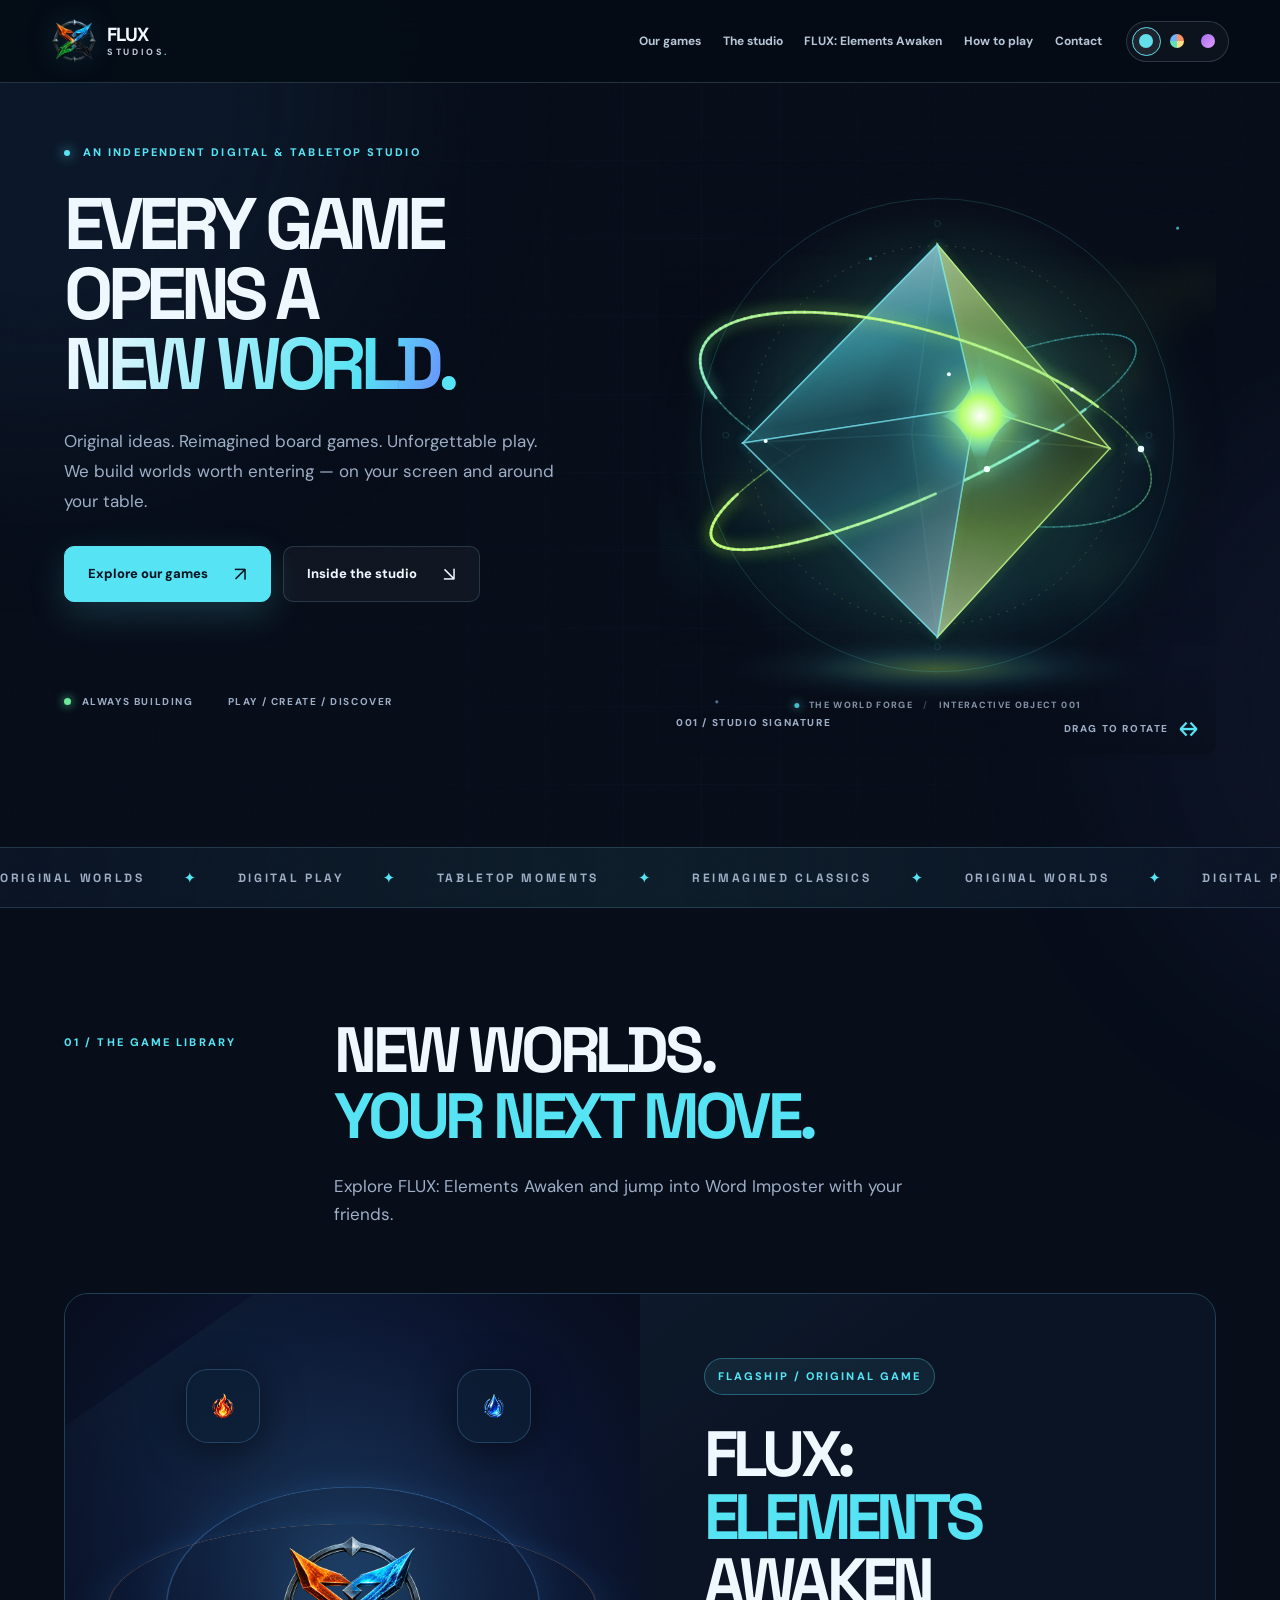
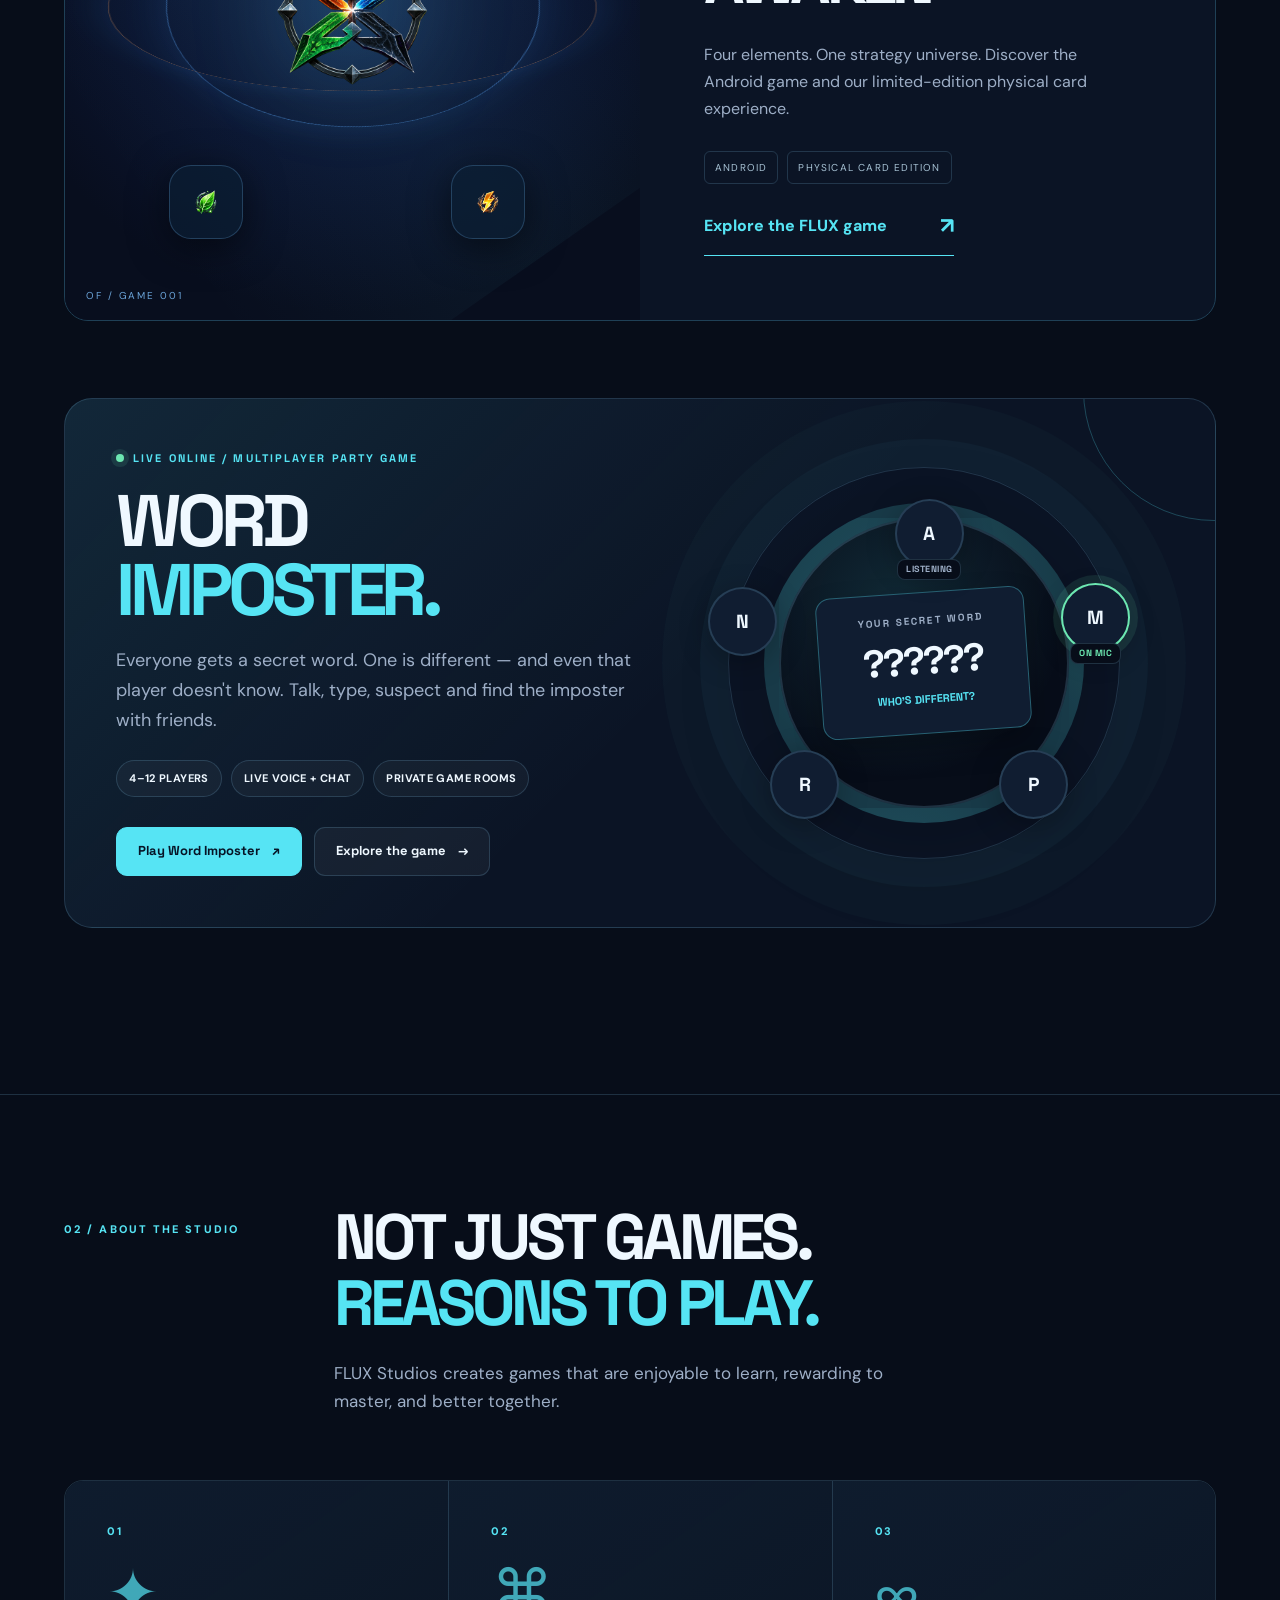
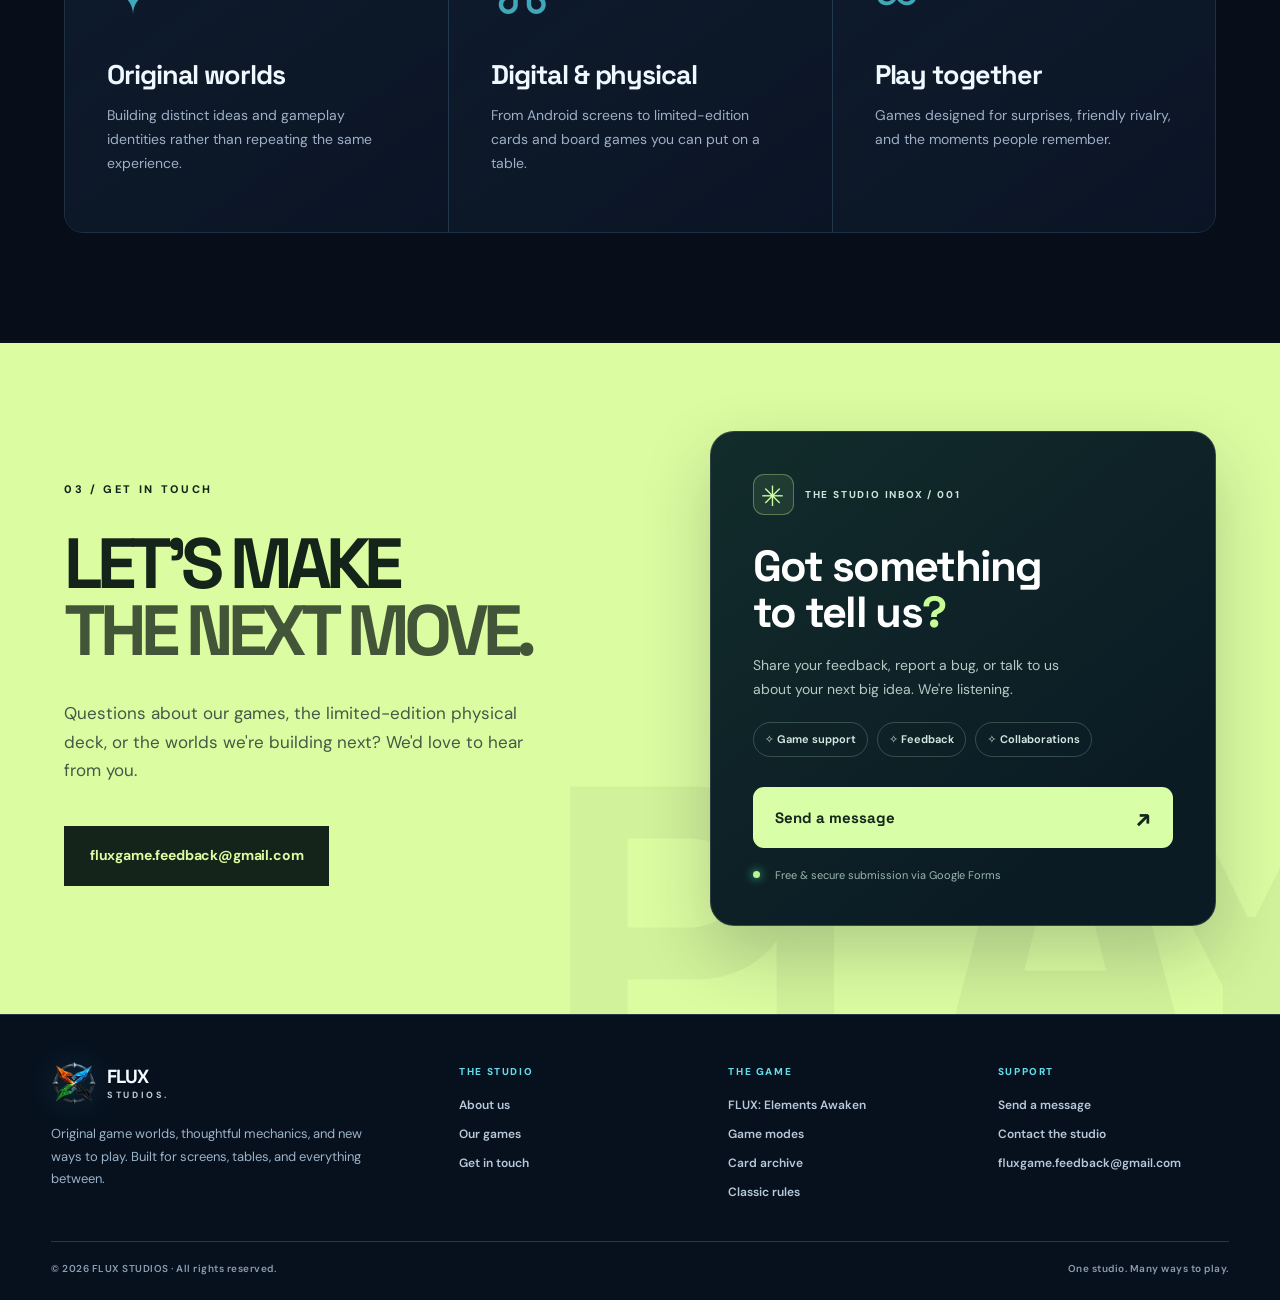
<file: index.html>
<!DOCTYPE html>

<html data-site-page="home" data-theme="flux-neon" lang="en">
<head>
<meta charset="utf-8"/>
<meta content="width=device-width,initial-scale=1,viewport-fit=cover" name="viewport"/>
<meta content="#080e1b" name="theme-color"/>
<meta content="FLUX Studios — original digital and tabletop games. Discover FLUX: Elements Awaken, Ludo Nexus, Hex Dominion and more worlds to come." name="description"/>
<title>FLUX Studios — New Worlds of Play</title>
<link href="./assets/img/flux-studio-brand.png" rel="icon" type="image/png"/>
<link href="https://fonts.googleapis.com" rel="preconnect"/>
<link crossorigin="" href="https://fonts.gstatic.com" rel="preconnect"/>
<link href="https://fonts.googleapis.com/css2?family=DM+Sans:wght@400;500;600;700&amp;family=Space+Grotesk:wght@400;500;600;700&amp;display=swap" rel="stylesheet"/>
<link href="assets/css/studio-home.css" rel="stylesheet"/><link href="assets/css/word-imposter.css" rel="stylesheet"/>



<link href="./assets/css/site-shell.css" rel="stylesheet"/><script>try{const t=localStorage.getItem("flux-studios-theme");if(["flux-neon","elemental-spectrum","midnight-violet"].includes(t))document.documentElement.dataset.theme=t;}catch(_){}</script><script defer="" src="./assets/js/site-config.js"></script><script defer="" src="./assets/js/site-shell.js"></script><script defer="" src="assets/js/crystal-3d.js"></script></head>
<body><header class="ofs-header" id="ofsSiteHeader"><div class="ofs-header-inner">
<a aria-label="FLUX Studios home" class="ofs-brand" href="./"><img alt="" height="46" src="./assets/img/flux-studio-brand.png" width="46"/><span class="ofs-brand-words"><strong>FLUX</strong><small>STUDIOS<span class="ofs-brand-dot">.</span></small></span></a>
<nav aria-label="Main studio navigation" class="ofs-nav"><a href="./games/">Our games</a><a href="./#studio">The studio</a><a href="./games/flux-elements-awaken/">FLUX: Elements Awaken</a><a href="./rules/flux-classic/">How to play</a><button class="ofs-contact-open" type="button">Contact</button></nav>
<div class="ofs-header-actions"><div aria-label="Choose studio theme" class="ofs-theme" role="group"><button aria-label="Flux Neon theme" aria-pressed="true" data-ofs-theme="flux-neon" type="button"><span class="ofs-theme-dot"></span></button><button aria-label="Elemental Spectrum theme" aria-pressed="false" data-ofs-theme="elemental-spectrum" type="button"><span class="ofs-theme-dot spectrum"></span></button><button aria-label="Midnight Violet theme" aria-pressed="false" data-ofs-theme="midnight-violet" type="button"><span class="ofs-theme-dot violet"></span></button></div><button aria-controls="ofsMobileMenu" aria-expanded="false" aria-label="Open navigation" class="ofs-menu" id="ofsMobileToggle" type="button">☰</button></div>
</div><nav aria-label="Mobile studio navigation" class="ofs-mobile-panel" hidden="" id="ofsMobileMenu"><a href="./games/">Our games</a><a href="./#studio">The studio</a><a href="./games/flux-elements-awaken/">FLUX: Elements Awaken</a><a href="./rules/flux-classic/">How to play</a><button class="ofs-contact-open" type="button">Contact / Support</button></nav></header>
<a class="skip" href="#main">Skip to content</a>
<div aria-hidden="true" class="ambient ambient-a"></div><div aria-hidden="true" class="ambient ambient-b"></div>


<main id="main">
<section class="hero" id="top">
<div aria-hidden="true" class="hero-grid"></div><div aria-hidden="true" class="hero-stars"></div>
<div class="hero-copy">
<div class="eyebrow"><span class="eyebrow-line"></span> AN INDEPENDENT DIGITAL &amp; TABLETOP STUDIO</div>
<h1>EVERY GAME<br/>OPENS A <span class="accent-word">NEW WORLD<span class="dot">.</span></span></h1>
<p>Original ideas. Reimagined board games. Unforgettable play. We build worlds worth entering — on your screen and around your table.</p>
<div class="hero-actions"><a class="btn btn-primary" href="games/">Explore our games <span>↗</span></a><a class="btn btn-secondary" href="#studio">Inside the studio <span>↘</span></a></div>
<div class="hero-bottom"><span><i class="status-pulse"></i> ALWAYS BUILDING</span><span>PLAY / CREATE / DISCOVER</span></div>
</div>
<div aria-label="Interactive 3D crystalline gateway. Drag to rotate the sculpture or use the arrow keys when focused." class="portal-wrap crystal-wrap" id="portalWrap" role="group">
<div aria-hidden="true" class="crystal-halo"></div>
<div aria-label="3D crystal gateway. Drag to rotate; use arrow keys to tilt; double click to reset." class="portal-scene crystal-scene" id="portalScene" tabindex="0">
<img alt="" aria-hidden="true" class="crystal-poster" src="assets/img/crystal-gateway-approved.png"/>
<canvas aria-hidden="true" class="crystal-canvas" id="crystalCanvas"></canvas>
<div aria-hidden="true" class="crystal-caption"><span class="pulse-dot"></span> THE WORLD FORGE <span class="caption-slash">/</span> INTERACTIVE OBJECT 001</div>
</div>
<div class="portal-note"><span>001 / STUDIO SIGNATURE</span><span>DRAG TO ROTATE <b>↔</b></span></div>
</div>
</section>
<div aria-hidden="true" class="ticker"><div>ORIGINAL WORLDS <b>✦</b> DIGITAL PLAY <b>✦</b> TABLETOP MOMENTS <b>✦</b> REIMAGINED CLASSICS <b>✦</b> ORIGINAL WORLDS <b>✦</b> DIGITAL PLAY <b>✦</b> TABLETOP MOMENTS <b>✦</b> REIMAGINED CLASSICS <b>✦</b></div></div>
<section class="section lineup" id="games">
<div class="section-heading"><span class="section-no">01 / THE GAME LIBRARY</span><div><h2>NEW WORLDS.<br/><span>YOUR NEXT MOVE.</span></h2><p>Explore FLUX: Elements Awaken and jump into Word Imposter with your friends.</p></div></div>
<article class="flagship"><div class="flagship-art"><div class="flagship-orbit"></div><div class="flagship-orbit ring-two"></div><img alt="FLUX four-element emblem" class="flagship-logo" src="assets/img/flux-emblem.png"/><div class="element-mark fire"><img alt="" src="assets/icons/fire.webp"/></div><div class="element-mark water"><img alt="" src="assets/icons/water.webp"/></div><div class="element-mark nature"><img alt="" src="assets/icons/nature.webp"/></div><div class="element-mark lightning"><img alt="" src="assets/icons/lightning.webp"/></div><span class="art-id">OF / GAME 001</span></div><div class="flagship-info"><div class="tag">FLAGSHIP / ORIGINAL GAME</div><h3>FLUX:<br/><em>ELEMENTS</em><br/>AWAKEN</h3><p>Four elements. One strategy universe. Discover the Android game and our limited-edition physical card experience.</p><div class="game-platforms"><span>ANDROID</span><span>PHYSICAL CARD EDITION</span></div><a class="game-link" href="games/flux-elements-awaken/">Explore the FLUX game <span>↗</span></a></div></article>
<!-- BEGIN WORD IMPOSTER — LIVE GAME -->
<article class="wi-spotlight" aria-labelledby="wiLaunchTitle">
  <div class="wi-copy">
    <span class="wi-eyebrow"><span class="wi-live-dot"></span> LIVE ONLINE / MULTIPLAYER PARTY GAME</span>
    <h3 id="wiLaunchTitle">WORD<br/><span>IMPOSTER.</span></h3>
    <p>Everyone gets a secret word. One is different — and even that player doesn't know. Talk, type, suspect and find the imposter with friends.</p>
    <div class="wi-tags"><span>4–12 PLAYERS</span><span>LIVE VOICE + CHAT</span><span>PRIVATE GAME ROOMS</span></div>
    <div class="wi-actions">
      <a class="wi-button wi-button-primary" href="https://word-imposter-live.onrender.com/" target="_blank" rel="noopener noreferrer">Play Word Imposter <span aria-hidden="true">↗</span></a>
      <a class="wi-button wi-button-secondary" href="games/word-imposter/">Explore the game <span aria-hidden="true">→</span></a>
    </div>
  </div>
  <div class="wi-stage" aria-label="Illustration of five friends around a table with an unidentified secret word" role="img">
    <div class="wi-table"><div class="wi-card"><small>YOUR SECRET WORD</small><strong>??????</strong><b>WHO'S DIFFERENT?</b></div></div>
    <span class="wi-seat one">A<small>LISTENING</small></span><span class="wi-seat two active">M<small>ON MIC</small></span><span class="wi-seat three">P</span><span class="wi-seat four">R</span><span class="wi-seat five">N</span>
  </div>
</article>
<!-- END WORD IMPOSTER -->
</section>
<section class="section about" id="studio"><div class="section-heading"><span class="section-no">02 / ABOUT THE STUDIO</span><div><h2>NOT JUST GAMES.<br/><span>REASONS TO PLAY.</span></h2><p>FLUX Studios creates games that are enjoyable to learn, rewarding to master, and better together.</p></div></div>
<div class="values-grid"><article><span class="value-index">01</span><span class="value-symbol">✦</span><h3>Original worlds</h3><p>Building distinct ideas and gameplay identities rather than repeating the same experience.</p></article><article><span class="value-index">02</span><span class="value-symbol">⌘</span><h3>Digital &amp; physical</h3><p>From Android screens to limited-edition cards and board games you can put on a table.</p></article><article><span class="value-index">03</span><span class="value-symbol">∞</span><h3>Play together</h3><p>Games designed for surprises, friendly rivalry, and the moments people remember.</p></article></div>
</section>
<section class="section contact contact-lime" id="contact"><div aria-hidden="true" class="contact-giant">PLAY</div><div aria-hidden="true" class="contact-spark">✳</div><div class="contact-heading"><div><span class="section-no">03 / GET IN TOUCH</span><h2>LET’S MAKE<br/><span>THE NEXT MOVE.</span></h2><p>Questions about our games, the limited-edition physical deck, or the worlds we're building next? We'd love to hear from you.</p><span class="contact-address contact-address-static">fluxgame.feedback@gmail.com</span></div></div>
<div aria-label="FLUX Studios support contact" class="contact-mini">
<div class="contact-mini-head"><div aria-hidden="true" class="mini-symbol">✳</div><span>THE STUDIO INBOX / 001</span></div>
<h3>Got something<br/>to tell us<span>?</span></h3>
<p>Share your feedback, report a bug, or talk to us about your next big idea. We're listening.</p>
<div aria-label="Contact topics" class="mini-topics"><span>✧ Game support</span><span>✧ Feedback</span><span>✧ Collaborations</span></div>
<button aria-controls="supportModal" aria-haspopup="dialog" class="support-launch open-support-form" type="button">
<span>Send a message</span><span aria-hidden="true">↗</span>
</button>
<div class="mini-foot"><span class="status-pulse"></span> Free &amp; secure submission via Google Forms</div>
</div>
</section>
</main>


<footer class="ofs-footer"><div class="ofs-footer-inner"><div class="ofs-footer-grid"><div class="ofs-footer-about"><a aria-label="FLUX Studios home" class="ofs-brand" href="./"><img alt="" height="46" src="./assets/img/flux-studio-brand.png" width="46"/><span class="ofs-brand-words"><strong>FLUX</strong><small>STUDIOS<span class="ofs-brand-dot">.</span></small></span></a><p>Original game worlds, thoughtful mechanics, and new ways to play. Built for screens, tables, and everything between.</p></div><div class="ofs-footer-col"><h3>THE STUDIO</h3><a href="./#studio">About us</a><a href="./games/">Our games</a><button class="ofs-contact-open" type="button">Get in touch</button></div><div class="ofs-footer-col"><h3>THE GAME</h3><a href="./games/flux-elements-awaken/">FLUX: Elements Awaken</a><a href="./games/flux-elements-awaken/#inside-flux">Game modes</a><a href="./games/flux-elements-awaken/#abilities">Card archive</a><a href="./rules/flux-classic/">Classic rules</a></div><div class="ofs-footer-col"><h3>SUPPORT</h3><button class="ofs-contact-open" type="button">Send a message</button><a href="./#contact">Contact the studio</a><a href="https://docs.google.com/forms/d/e/1FAIpQLSdVqP60GpAdONKu4bjB9SGY7mWH_hBSvJDPVwbbd1P71474Vw/viewform" class="ofs-contact-open">fluxgame.feedback@gmail.com</a></div></div><div class="ofs-footer-base"><span>© 2026 FLUX STUDIOS · All rights reserved.</span><span>One studio. Many ways to play.</span></div></div></footer><div aria-labelledby="ofsSupportTitle" aria-modal="true" class="ofs-modal" hidden="" id="ofsSupportModal" role="dialog"><div class="ofs-modal-shade" data-ofs-close=""></div><div class="ofs-modal-dialog" id="ofsDialog" tabindex="-1"><div class="ofs-modal-head"><div><small>FLUX STUDIOS / SUPPORT</small><h2 id="ofsSupportTitle">Start a conversation.</h2></div><button aria-label="Close form" class="ofs-modal-close" data-ofs-close="" type="button">×</button></div><div class="ofs-modal-frame-wrap"><iframe class="ofs-modal-frame" id="ofsGoogleFormFrame" loading="lazy" referrerpolicy="strict-origin-when-cross-origin" title="FLUX Studios contact and support form"></iframe></div><div class="ofs-modal-bottom"><span>Powered by Google Forms</span><a href="https://docs.google.com/forms/d/e/1FAIpQLSdVqP60GpAdONKu4bjB9SGY7mWH_hBSvJDPVwbbd1P71474Vw/viewform" id="ofsFormExternal" rel="noopener noreferrer" target="_blank">Open in new tab ↗</a></div></div></div></body>
</html>
</file>
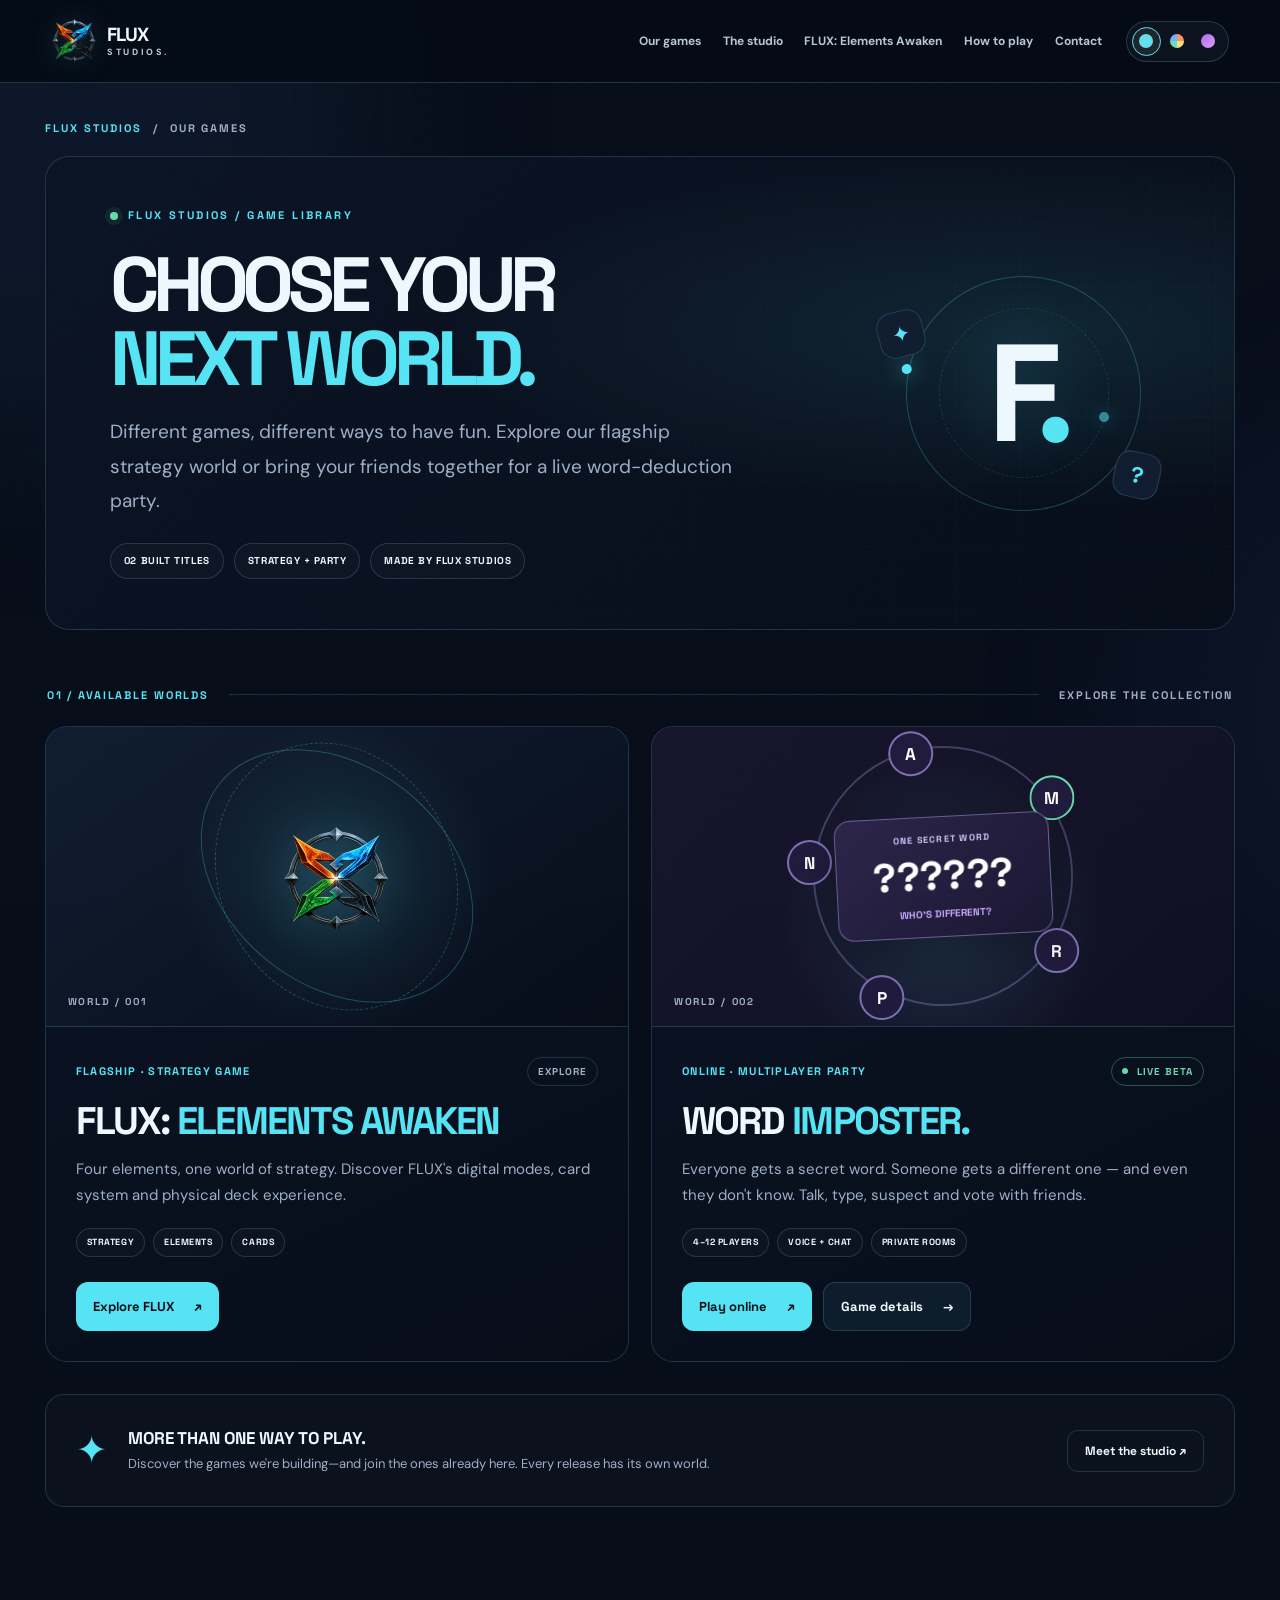
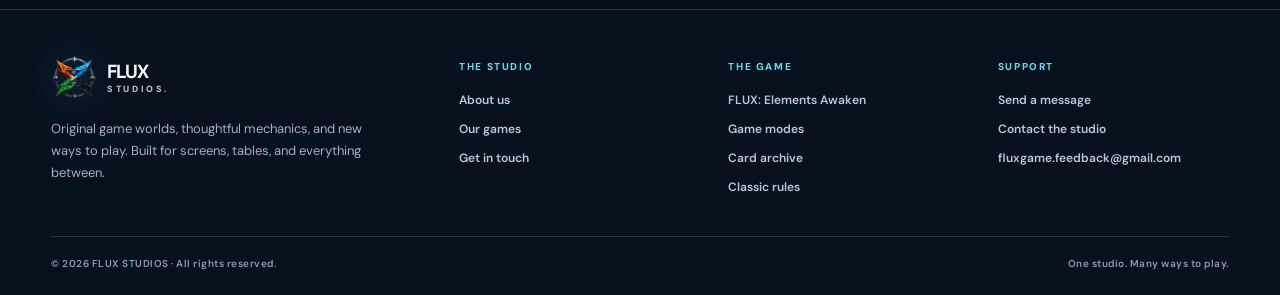
<file: games/index.html>
<!DOCTYPE html>
<html data-site-page="games" lang="en">
<head>
  <meta charset="utf-8"/>
  <meta name="viewport" content="width=device-width,initial-scale=1,viewport-fit=cover"/>
  <meta name="theme-color" content="#070d19"/>
  <meta name="description" content="Explore games built by FLUX Studios. Discover FLUX: Elements Awaken and play Word Imposter online with your friends."/>
  <meta property="og:title" content="Our Games | FLUX Studios"/>
  <meta property="og:description" content="Original worlds and multiplayer party games. Explore the FLUX Studios game library."/>
  <meta property="og:type" content="website"/>
  <title>Our Games — FLUX Studios</title>
  <link rel="icon" type="image/png" href="../assets/img/flux-studio-brand.png"/>
  <link rel="preconnect" href="https://fonts.googleapis.com"/>
  <link rel="preconnect" href="https://fonts.gstatic.com" crossorigin/>
  <link href="https://fonts.googleapis.com/css2?family=DM+Sans:wght@400;500;600;700;800&amp;family=Space+Grotesk:wght@400;500;600;700;800&amp;display=swap" rel="stylesheet"/>
  <link rel="stylesheet" href="../assets/css/studio-home.css"/>
  <link rel="stylesheet" href="../assets/css/site-shell.css"/>
  <link rel="stylesheet" href="../assets/css/games-library.css"/>
  <script>try{const t=localStorage.getItem('flux-studios-theme');if(['flux-neon','elemental-spectrum','midnight-violet'].includes(t))document.documentElement.dataset.theme=t;}catch(_){}</script>
  <script defer src="../assets/js/site-config.js"></script>
  <script defer src="../assets/js/site-shell.js"></script>
</head>
<body class="flg-page">
<a href="#main" class="skip">Skip to content</a>
<div aria-hidden="true" class="ambient ambient-a"></div><div aria-hidden="true" class="ambient ambient-b"></div>
<header class="ofs-header" id="ofsSiteHeader"><div class="ofs-header-inner">
<a aria-label="FLUX Studios home" class="ofs-brand" href="../"><img alt="" height="46" src="../assets/img/flux-studio-brand.png" width="46"/><span class="ofs-brand-words"><strong>FLUX</strong><small>STUDIOS<span class="ofs-brand-dot">.</span></small></span></a>
<nav aria-label="Main studio navigation" class="ofs-nav"><a href="../games/">Our games</a><a href="../#studio">The studio</a><a href="../games/flux-elements-awaken/">FLUX: Elements Awaken</a><a href="../rules/flux-classic/">How to play</a><button class="ofs-contact-open" type="button">Contact</button></nav>
<div class="ofs-header-actions"><div aria-label="Choose studio theme" class="ofs-theme" role="group"><button aria-label="Flux Neon theme" aria-pressed="true" data-ofs-theme="flux-neon" type="button"><span class="ofs-theme-dot"></span></button><button aria-label="Elemental Spectrum theme" aria-pressed="false" data-ofs-theme="elemental-spectrum" type="button"><span class="ofs-theme-dot spectrum"></span></button><button aria-label="Midnight Violet theme" aria-pressed="false" data-ofs-theme="midnight-violet" type="button"><span class="ofs-theme-dot violet"></span></button></div><button aria-controls="ofsMobileMenu" aria-expanded="false" aria-label="Open navigation" class="ofs-menu" id="ofsMobileToggle" type="button">☰</button></div>
</div><nav aria-label="Mobile studio navigation" class="ofs-mobile-panel" hidden="" id="ofsMobileMenu"><a href="../games/">Our games</a><a href="../#studio">The studio</a><a href="../games/flux-elements-awaken/">FLUX: Elements Awaken</a><a href="../rules/flux-classic/">How to play</a><button class="ofs-contact-open" type="button">Contact / Support</button></nav></header>
<main id="main" class="flg-main">
  <div class="flg-container">
    <nav class="flg-breadcrumb" aria-label="Breadcrumb"><a href="../">FLUX STUDIOS</a><span aria-hidden="true">/</span><span aria-current="page">OUR GAMES</span></nav>
    <header class="flg-hero">
      <div class="flg-hero-copy">
        <span class="flg-kicker"><span class="flg-dot" aria-hidden="true"></span> FLUX STUDIOS / GAME LIBRARY</span>
        <h1>CHOOSE YOUR<br/><span>NEXT WORLD.</span></h1>
        <p>Different games, different ways to have fun. Explore our flagship strategy world or bring your friends together for a live word-deduction party.</p>
        <div class="flg-stats" aria-label="Game library highlights"><span>02 BUILT TITLES</span><span>STRATEGY + PARTY</span><span>MADE BY FLUX STUDIOS</span></div>
      </div>
      <div class="flg-hero-insignia" aria-hidden="true"><span class="flg-orbit flg-orbit-a"></span><span class="flg-orbit flg-orbit-b"></span><span class="flg-insignia-core">F<span class="flg-insignia-dot">.</span></span><span class="flg-insignia-mini flg-mini-a">✦</span><span class="flg-insignia-mini flg-mini-b">?</span></div>
    </header>
    <div class="flg-section-label"><span>01 / AVAILABLE WORLDS</span><span class="flg-section-line" aria-hidden="true"></span><span>EXPLORE THE COLLECTION</span></div>
    <section class="flg-grid" aria-label="FLUX Studios games">
      <article class="flg-card flg-card-flux" aria-labelledby="flgFluxTitle">
        <div class="flg-card-art flg-art-flux" aria-hidden="true"><span class="flg-art-ring flg-art-ring-a"></span><span class="flg-art-ring flg-art-ring-b"></span><img src="../assets/img/flux-emblem.png" alt="" class="flg-flux-emblem"/><span class="flg-art-index">WORLD / 001</span></div>
        <div class="flg-card-body">
          <div class="flg-card-top"><span class="flg-eyebrow">FLAGSHIP · STRATEGY GAME</span><span class="flg-status">EXPLORE</span></div>
          <h2 id="flgFluxTitle">FLUX: <span>ELEMENTS AWAKEN</span></h2>
          <p>Four elements, one world of strategy. Discover FLUX's digital modes, card system and physical deck experience.</p>
          <div class="flg-chips"><span>STRATEGY</span><span>ELEMENTS</span><span>CARDS</span></div>
          <div class="flg-card-actions"><a class="flg-btn flg-btn-primary" href="flux-elements-awaken/">Explore FLUX <span aria-hidden="true">↗</span></a></div>
        </div>
      </article>
      <article class="flg-card flg-card-wi" aria-labelledby="flgWiTitle">
        <div class="flg-card-art flg-art-wi" aria-hidden="true"><div class="flg-players"><span>A</span><span>M</span><span>R</span><span>P</span><span>N</span></div><div class="flg-word"><span>ONE SECRET WORD</span><strong>??????</strong><small>WHO'S DIFFERENT?</small></div><span class="flg-art-index">WORLD / 002</span></div>
        <div class="flg-card-body">
          <div class="flg-card-top"><span class="flg-eyebrow">ONLINE · MULTIPLAYER PARTY</span><span class="flg-status flg-status-live"><span class="flg-dot" aria-hidden="true"></span> LIVE BETA</span></div>
          <h2 id="flgWiTitle">WORD <span>IMPOSTER.</span></h2>
          <p>Everyone gets a secret word. Someone gets a different one — and even they don't know. Talk, type, suspect and vote with friends.</p>
          <div class="flg-chips"><span>4–12 PLAYERS</span><span>VOICE + CHAT</span><span>PRIVATE ROOMS</span></div>
          <div class="flg-card-actions"><a class="flg-btn flg-btn-primary" href="https://word-imposter-live.onrender.com/" target="_blank" rel="noopener noreferrer">Play online <span aria-hidden="true">↗</span></a><a class="flg-btn flg-btn-ghost" href="word-imposter/">Game details <span aria-hidden="true">→</span></a></div>
        </div>
      </article>
    </section>
    <aside class="flg-bottom" aria-label="More about the studio"><span class="flg-bottom-symbol" aria-hidden="true">✦</span><div><h2>MORE THAN ONE WAY TO PLAY.</h2><p>Discover the games we're building—and join the ones already here. Every release has its own world.</p></div><a href="../#studio">Meet the studio <span aria-hidden="true">↗</span></a></aside>
  </div>
</main>
<footer class="ofs-footer"><div class="ofs-footer-inner"><div class="ofs-footer-grid"><div class="ofs-footer-about"><a aria-label="FLUX Studios home" class="ofs-brand" href="../"><img alt="" height="46" src="../assets/img/flux-studio-brand.png" width="46"/><span class="ofs-brand-words"><strong>FLUX</strong><small>STUDIOS<span class="ofs-brand-dot">.</span></small></span></a><p>Original game worlds, thoughtful mechanics, and new ways to play. Built for screens, tables, and everything between.</p></div><div class="ofs-footer-col"><h3>THE STUDIO</h3><a href="../#studio">About us</a><a href="../games/">Our games</a><button class="ofs-contact-open" type="button">Get in touch</button></div><div class="ofs-footer-col"><h3>THE GAME</h3><a href="../games/flux-elements-awaken/">FLUX: Elements Awaken</a><a href="../games/flux-elements-awaken/#inside-flux">Game modes</a><a href="../games/flux-elements-awaken/#abilities">Card archive</a><a href="../rules/flux-classic/">Classic rules</a></div><div class="ofs-footer-col"><h3>SUPPORT</h3><button class="ofs-contact-open" type="button">Send a message</button><a href="../#contact">Contact the studio</a><a href="https://docs.google.com/forms/d/e/1FAIpQLSdVqP60GpAdONKu4bjB9SGY7mWH_hBSvJDPVwbbd1P71474Vw/viewform" class="ofs-contact-open">fluxgame.feedback@gmail.com</a></div></div><div class="ofs-footer-base"><span>© 2026 FLUX STUDIOS · All rights reserved.</span><span>One studio. Many ways to play.</span></div></div></footer>
<div aria-labelledby="ofsSupportTitle" aria-modal="true" class="ofs-modal" hidden="" id="ofsSupportModal" role="dialog"><div class="ofs-modal-shade" data-ofs-close=""></div><div class="ofs-modal-dialog" id="ofsDialog" tabindex="-1"><div class="ofs-modal-head"><div><small>FLUX STUDIOS / SUPPORT</small><h2 id="ofsSupportTitle">Start a conversation.</h2></div><button aria-label="Close form" class="ofs-modal-close" data-ofs-close="" type="button">×</button></div><div class="ofs-modal-frame-wrap"><iframe class="ofs-modal-frame" id="ofsGoogleFormFrame" loading="lazy" referrerpolicy="strict-origin-when-cross-origin" title="FLUX Studios contact and support form"></iframe></div><div class="ofs-modal-bottom"><span>Powered by Google Forms</span><a href="https://docs.google.com/forms/d/e/1FAIpQLSdVqP60GpAdONKu4bjB9SGY7mWH_hBSvJDPVwbbd1P71474Vw/viewform" id="ofsFormExternal" rel="noopener noreferrer" target="_blank">Open in new tab ↗</a></div></div></div>
</body>
</html>
</file>
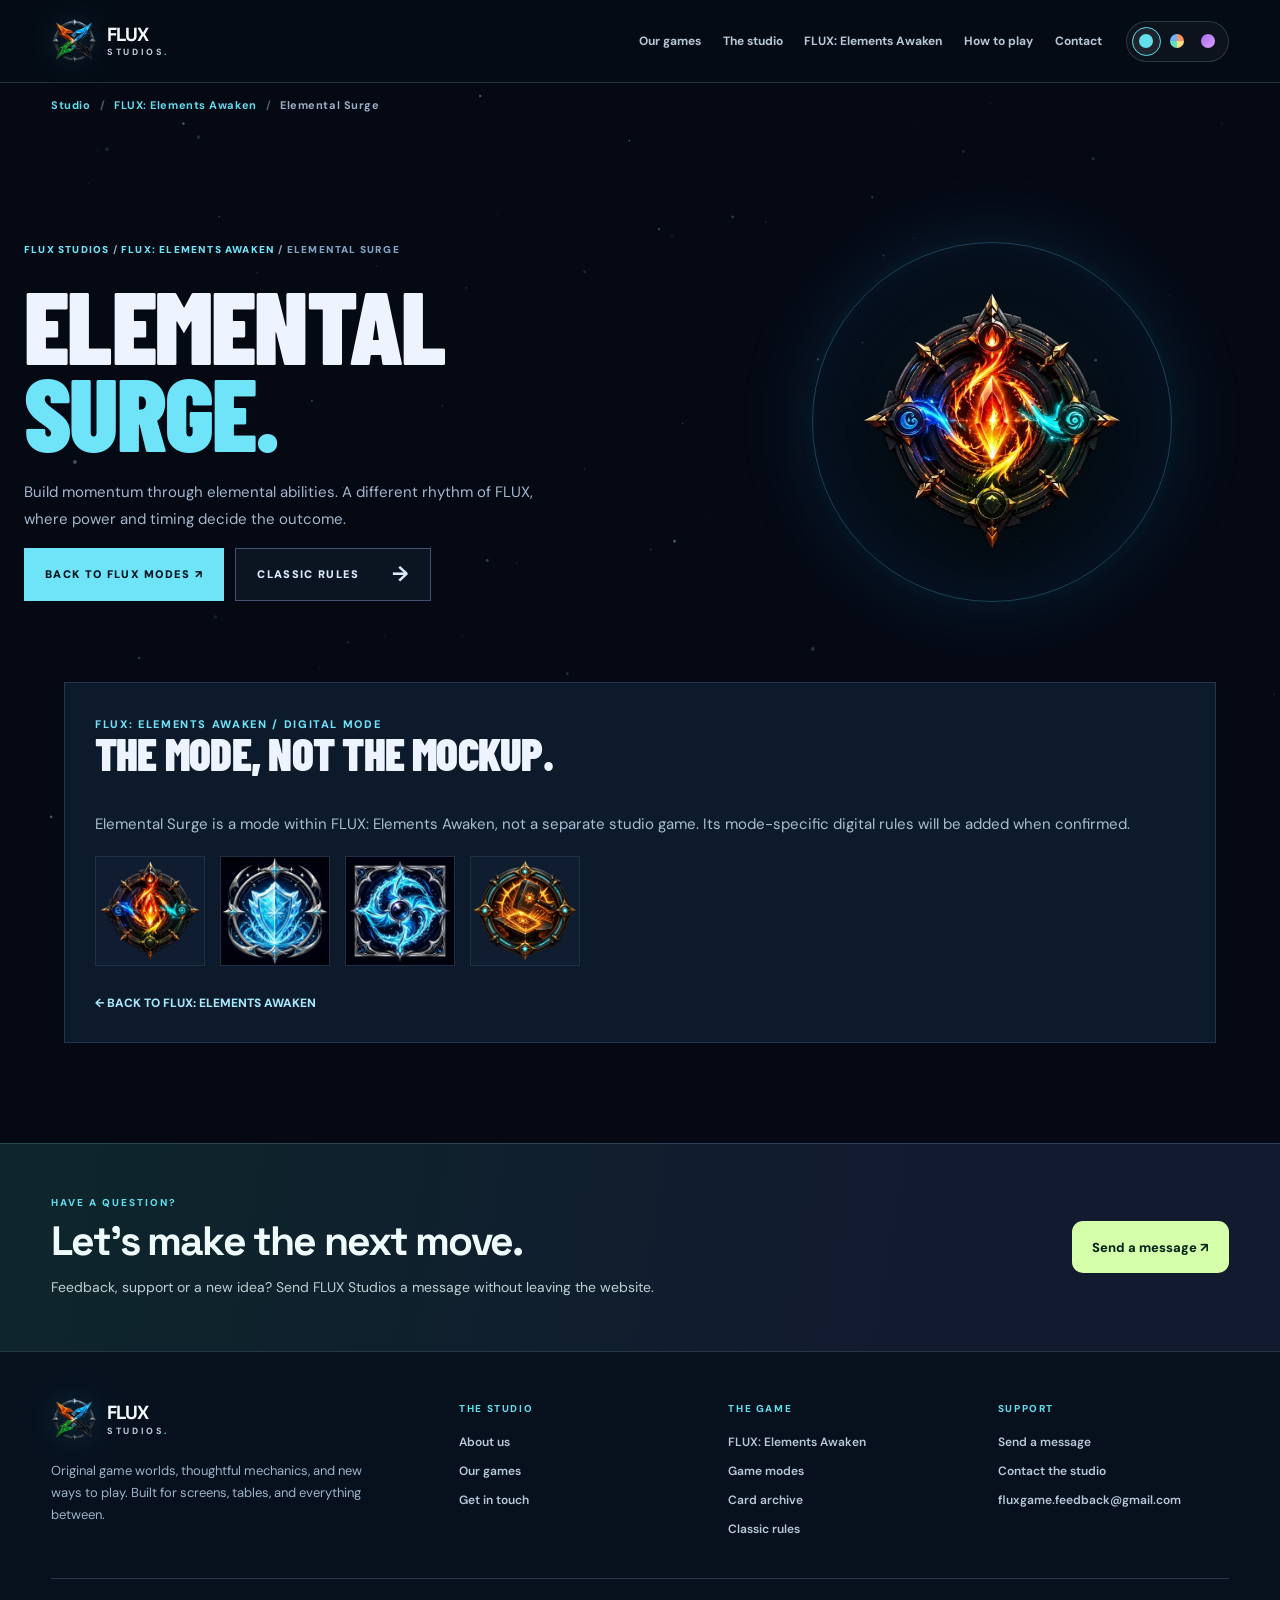
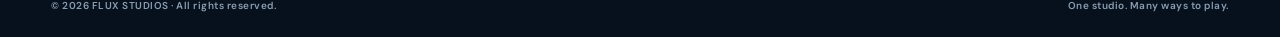
<file: games/elemental-surge/index.html>
<!DOCTYPE html>

<html data-site-page="game" lang="en"><head><meta charset="utf-8"/><meta content="width=device-width,initial-scale=1,viewport-fit=cover" name="viewport"/><meta content="#050914" name="theme-color"/><meta content="Discover Elemental Surge by FLUX Studios." name="description"/><title>FLUX: Elements Awaken — Elemental Surge | FLUX Studios</title><link href="../../assets/img/flux-studio-brand.png" rel="icon" type="image/png"/><link href="../../assets/css/style.css" rel="stylesheet"/><link href="../../assets/css/site-shell.css" rel="stylesheet"/><script>try{const t=localStorage.getItem("flux-studios-theme");if(["flux-neon","elemental-spectrum","midnight-violet"].includes(t))document.documentElement.dataset.theme=t;}catch(_){}</script><script defer="" src="../../assets/js/site-config.js"></script><script defer="" src="../../assets/js/site-shell.js"></script><script defer="" src="../../assets/js/main.js"></script></head><body class="subpage" data-page="mode"><header class="ofs-header" id="ofsSiteHeader"><div class="ofs-header-inner">
<a aria-label="FLUX Studios home" class="ofs-brand" href="../../"><img alt="" height="46" src="../../assets/img/flux-studio-brand.png" width="46"/><span class="ofs-brand-words"><strong>FLUX</strong><small>STUDIOS<span class="ofs-brand-dot">.</span></small></span></a>
<nav aria-label="Main studio navigation" class="ofs-nav"><a href="../../games/">Our games</a><a href="../../#studio">The studio</a><a href="../../games/flux-elements-awaken/">FLUX: Elements Awaken</a><a href="../../rules/flux-classic/">How to play</a><button class="ofs-contact-open" type="button">Contact</button></nav>
<div class="ofs-header-actions"><div aria-label="Choose studio theme" class="ofs-theme" role="group"><button aria-label="Flux Neon theme" aria-pressed="true" data-ofs-theme="flux-neon" type="button"><span class="ofs-theme-dot"></span></button><button aria-label="Elemental Spectrum theme" aria-pressed="false" data-ofs-theme="elemental-spectrum" type="button"><span class="ofs-theme-dot spectrum"></span></button><button aria-label="Midnight Violet theme" aria-pressed="false" data-ofs-theme="midnight-violet" type="button"><span class="ofs-theme-dot violet"></span></button></div><button aria-controls="ofsMobileMenu" aria-expanded="false" aria-label="Open navigation" class="ofs-menu" id="ofsMobileToggle" type="button">☰</button></div>
</div><nav aria-label="Mobile studio navigation" class="ofs-mobile-panel" hidden="" id="ofsMobileMenu"><a href="../../games/">Our games</a><a href="../../#studio">The studio</a><a href="../../games/flux-elements-awaken/">FLUX: Elements Awaken</a><a href="../../rules/flux-classic/">How to play</a><button class="ofs-contact-open" type="button">Contact / Support</button></nav></header><div aria-label="Breadcrumb" class="ofs-trail"><a href="../../">Studio</a><span aria-hidden="true">/</span><a href="../../games/flux-elements-awaken/">FLUX: Elements Awaken</a><span aria-hidden="true">/</span><span aria-current="page">Elemental Surge</span></div><canvas aria-hidden="true" id="space"></canvas>

<main><section class="sub-hero"><div><div class="bread"><a href="../../">FLUX STUDIOS</a> / <a href="../flux-elements-awaken/">FLUX: ELEMENTS AWAKEN</a> / ELEMENTAL SURGE</div><h1>ELEMENTAL<br/><em>SURGE.</em></h1><p>Build momentum through elemental abilities. A different rhythm of FLUX, where power and timing decide the outcome.</p><div class="hero-buttons"><a class="button button-solid" href="../flux-elements-awaken/#inside-flux">BACK TO FLUX MODES ↗</a><a class="button button-ghost" href="../../rules/flux-classic/">CLASSIC RULES <b>→</b></a></div></div><div class="sub-art"><img alt="Elemental Surge artwork" src="../../assets/img/surge-ember.webp"/></div></section>
<div class="mode-detail"><div class="mode-note"><span class="sect-label">FLUX: ELEMENTS AWAKEN / DIGITAL MODE</span><h2>THE MODE, NOT THE MOCKUP.</h2><p>Elemental Surge is a mode within FLUX: Elements Awaken, not a separate studio game. Its mode-specific digital rules will be added when confirmed.</p><div class="mode-asset-row"><img alt="Elemental Surge ability artwork" loading="lazy" src="../../assets/img/surge-ember.webp"/><img alt="Elemental Surge ability artwork" loading="lazy" src="../../assets/img/surge-frost.webp"/><img alt="Elemental Surge ability artwork" loading="lazy" src="../../assets/img/surge-tide.webp"/><img alt="Elemental Surge ability artwork" loading="lazy" src="../../assets/img/surge-forge.webp"/></div><a class="back-link" href="../flux-elements-awaken/">← BACK TO FLUX: ELEMENTS AWAKEN</a></div></div></main><aside aria-label="Contact FLUX Studios" class="ofs-contact-banner"><div><small>HAVE A QUESTION?</small><h2>Let's make the next move.</h2><p>Feedback, support or a new idea? Send FLUX Studios a message without leaving the website.</p></div><button class="ofs-cta ofs-contact-open" type="button">Send a message ↗</button></aside>
<footer class="ofs-footer"><div class="ofs-footer-inner"><div class="ofs-footer-grid"><div class="ofs-footer-about"><a aria-label="FLUX Studios home" class="ofs-brand" href="../../"><img alt="" height="46" src="../../assets/img/flux-studio-brand.png" width="46"/><span class="ofs-brand-words"><strong>FLUX</strong><small>STUDIOS<span class="ofs-brand-dot">.</span></small></span></a><p>Original game worlds, thoughtful mechanics, and new ways to play. Built for screens, tables, and everything between.</p></div><div class="ofs-footer-col"><h3>THE STUDIO</h3><a href="../../#studio">About us</a><a href="../../games/">Our games</a><button class="ofs-contact-open" type="button">Get in touch</button></div><div class="ofs-footer-col"><h3>THE GAME</h3><a href="../../games/flux-elements-awaken/">FLUX: Elements Awaken</a><a href="../../games/flux-elements-awaken/#inside-flux">Game modes</a><a href="../../games/flux-elements-awaken/#abilities">Card archive</a><a href="../../rules/flux-classic/">Classic rules</a></div><div class="ofs-footer-col"><h3>SUPPORT</h3><button class="ofs-contact-open" type="button">Send a message</button><a href="../../#contact">Contact the studio</a><a href="https://docs.google.com/forms/d/e/1FAIpQLSdVqP60GpAdONKu4bjB9SGY7mWH_hBSvJDPVwbbd1P71474Vw/viewform" class="ofs-contact-open">fluxgame.feedback@gmail.com</a></div></div><div class="ofs-footer-base"><span>© 2026 FLUX STUDIOS · All rights reserved.</span><span>One studio. Many ways to play.</span></div></div></footer><div aria-labelledby="ofsSupportTitle" aria-modal="true" class="ofs-modal" hidden="" id="ofsSupportModal" role="dialog"><div class="ofs-modal-shade" data-ofs-close=""></div><div class="ofs-modal-dialog" id="ofsDialog" tabindex="-1"><div class="ofs-modal-head"><div><small>FLUX STUDIOS / SUPPORT</small><h2 id="ofsSupportTitle">Start a conversation.</h2></div><button aria-label="Close form" class="ofs-modal-close" data-ofs-close="" type="button">×</button></div><div class="ofs-modal-frame-wrap"><iframe class="ofs-modal-frame" id="ofsGoogleFormFrame" loading="lazy" referrerpolicy="strict-origin-when-cross-origin" title="FLUX Studios contact and support form"></iframe></div><div class="ofs-modal-bottom"><span>Powered by Google Forms</span><a href="https://docs.google.com/forms/d/e/1FAIpQLSdVqP60GpAdONKu4bjB9SGY7mWH_hBSvJDPVwbbd1P71474Vw/viewform" id="ofsFormExternal" rel="noopener noreferrer" target="_blank">Open in new tab ↗</a></div></div></div></body></html>
</file>
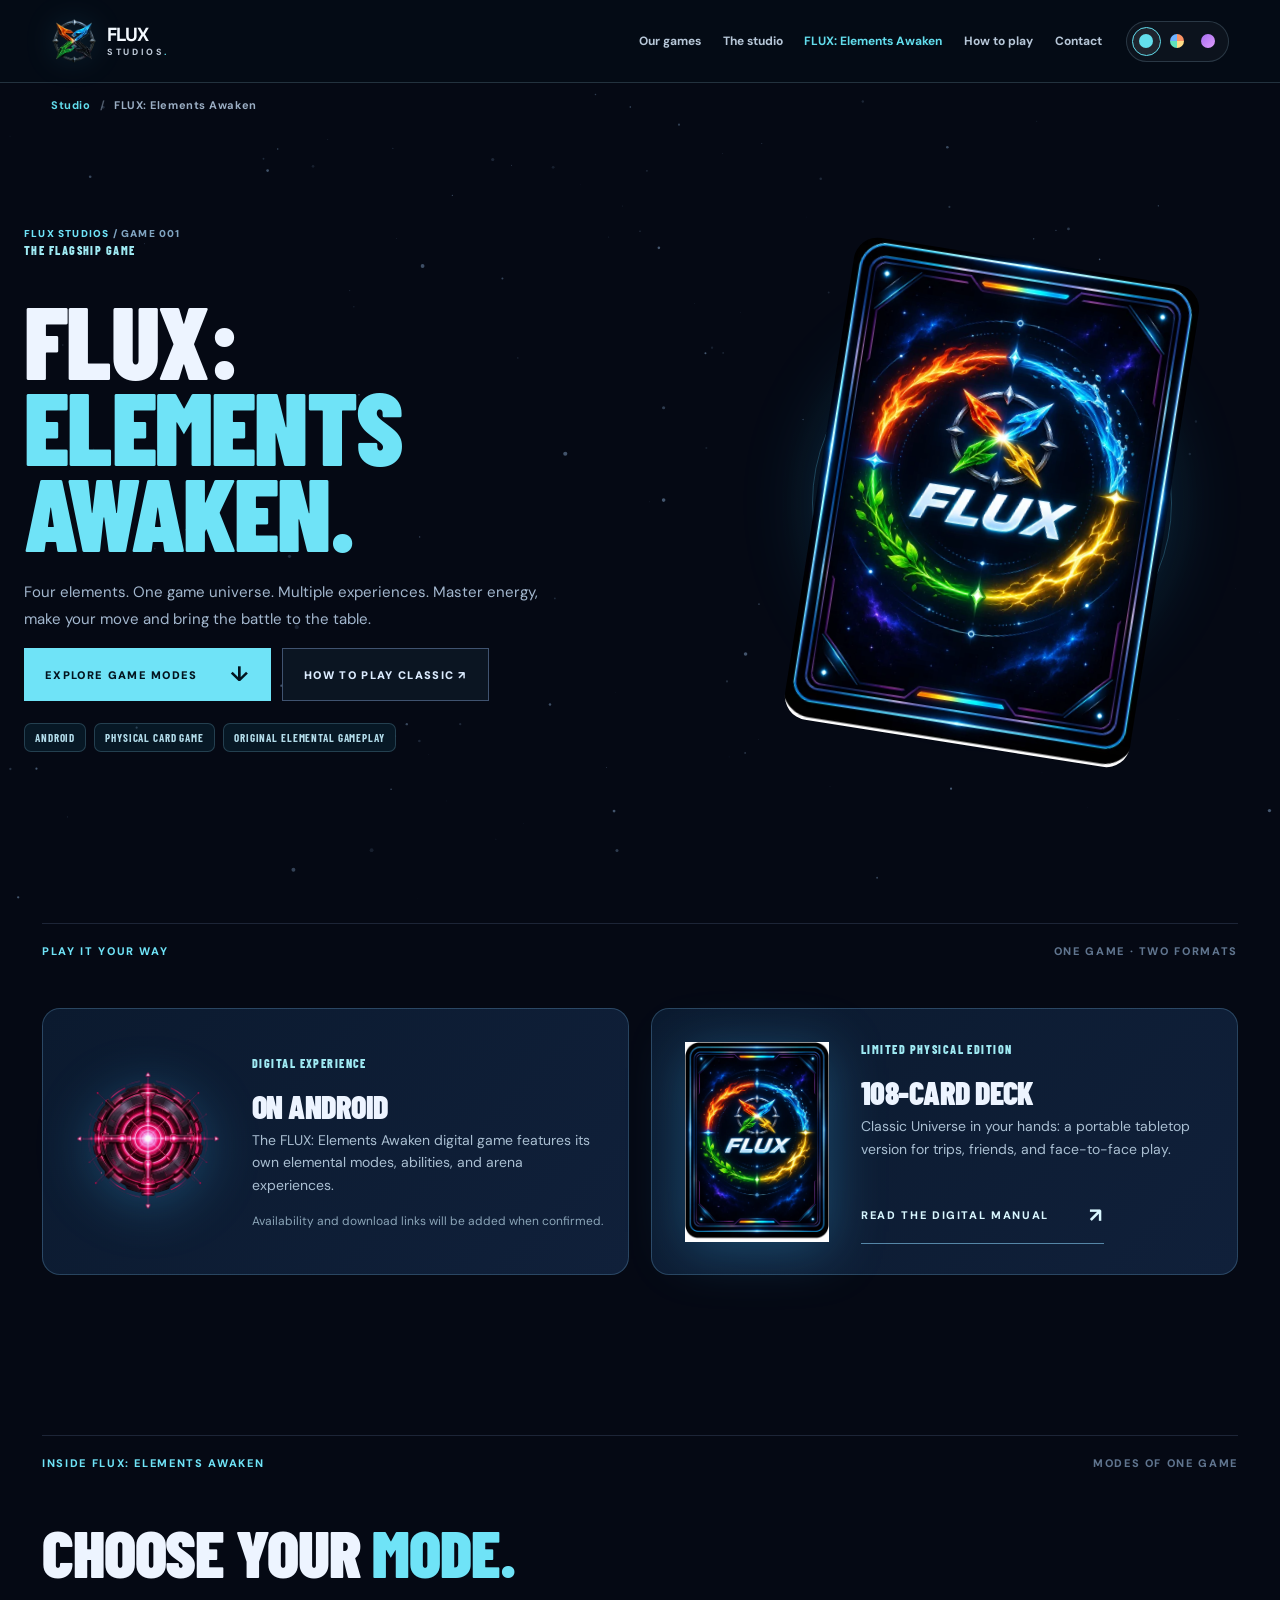
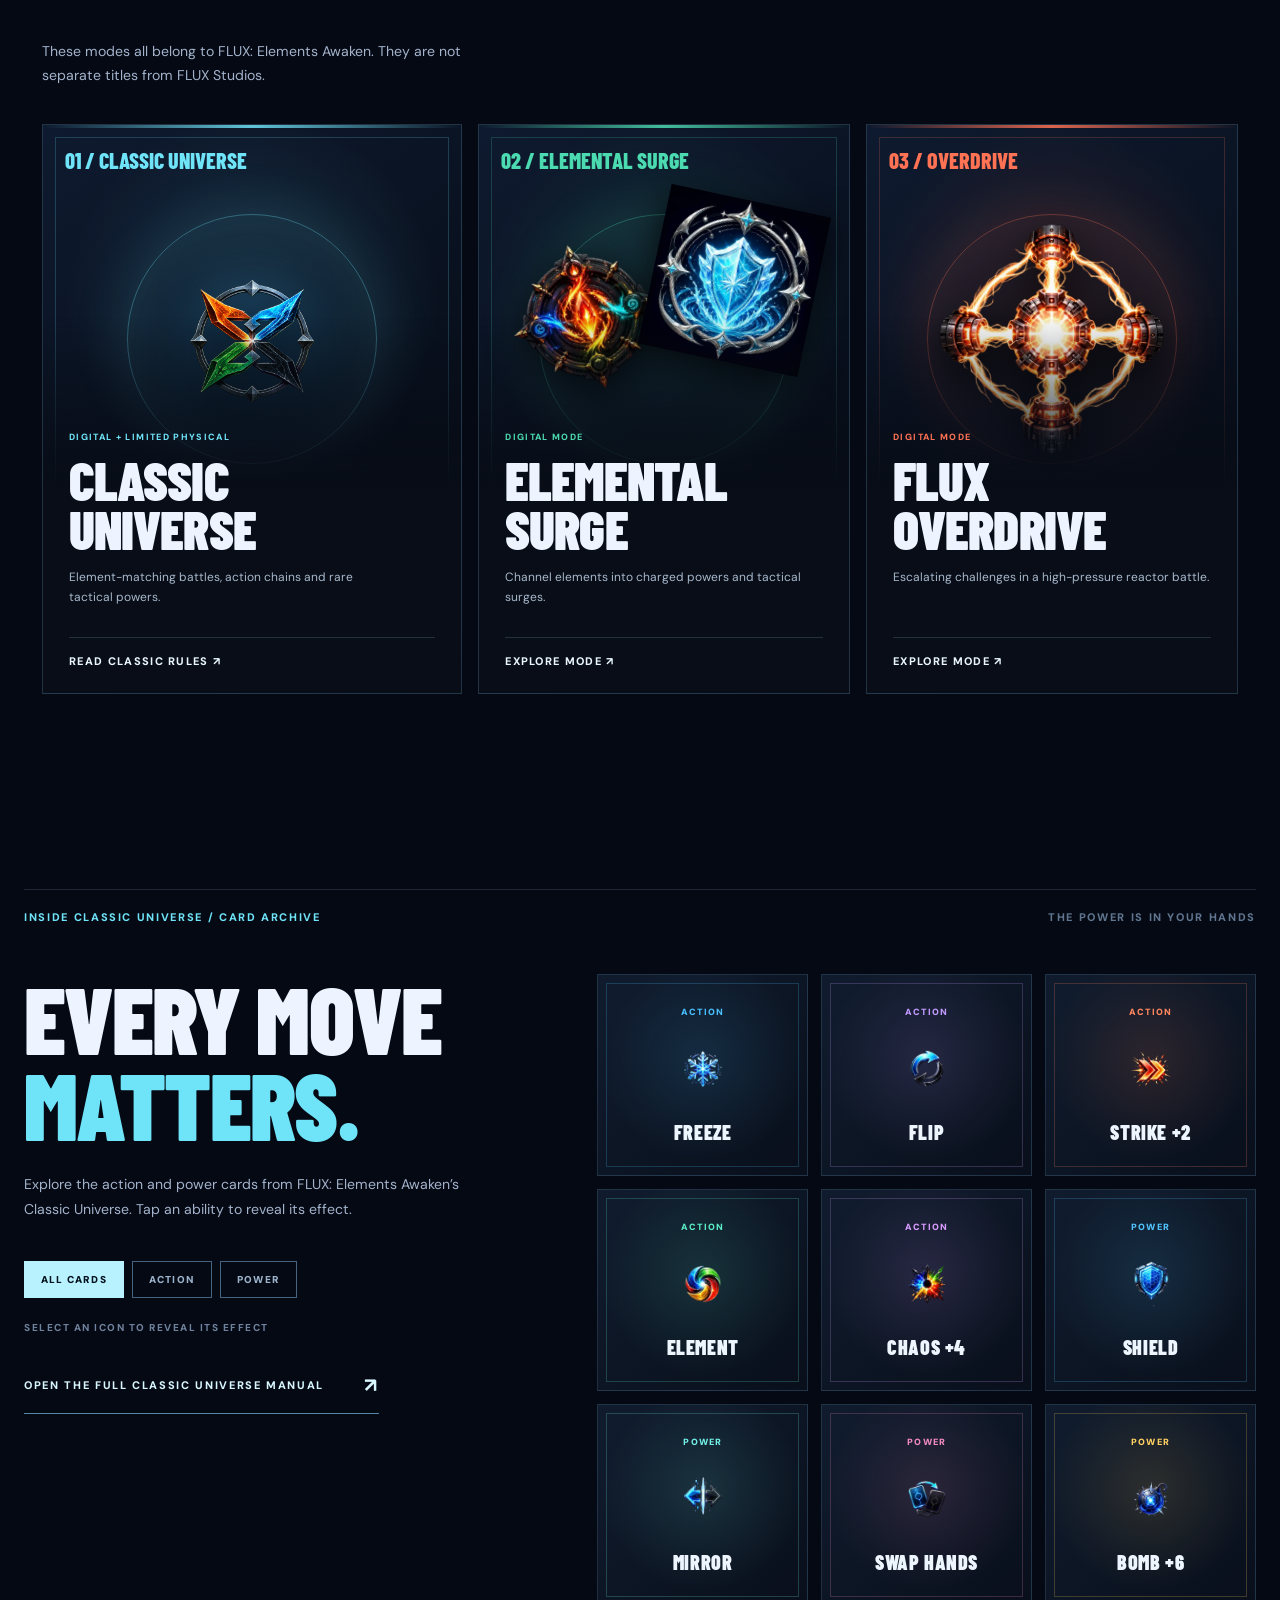
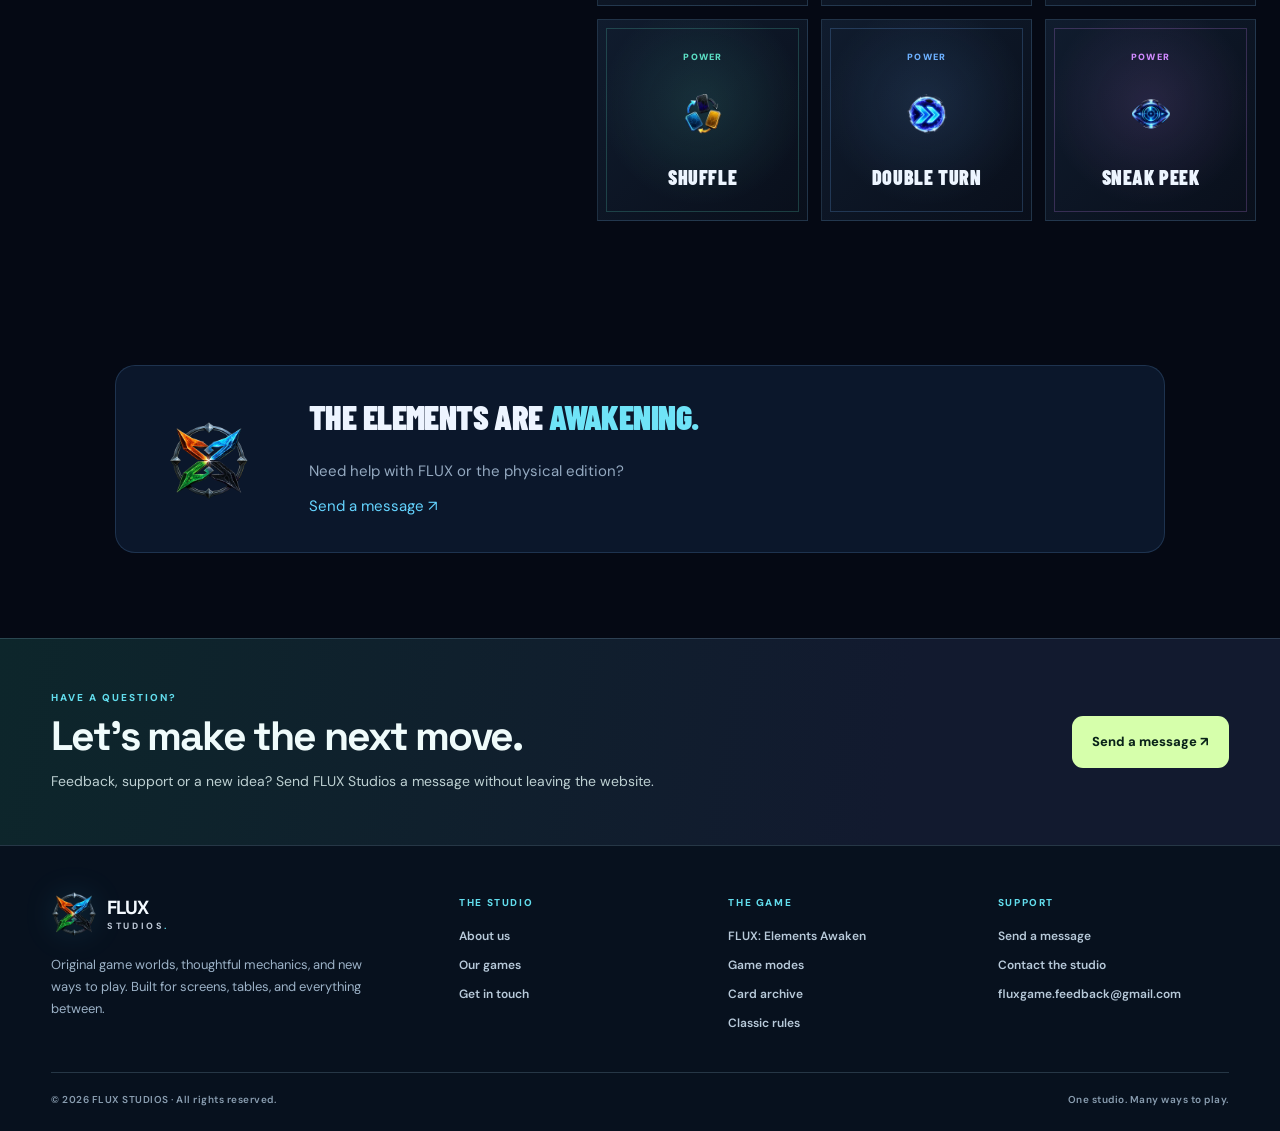
<file: games/flux-elements-awaken/index.html>
<!DOCTYPE html>

<html data-site-page="game" lang="en"><head><meta charset="utf-8"/><meta content="width=device-width,initial-scale=1,viewport-fit=cover" name="viewport"/><meta content="#050914" name="theme-color"/><meta content="FLUX: Elements Awaken — one elemental strategy game from FLUX Studios, with Classic Universe, Elemental Surge and Overdrive. Android and limited-edition physical cards." name="description"/><title>FLUX: Elements Awaken | FLUX Studios</title><link href="../../assets/img/flux-studio-brand.png" rel="icon" type="image/png"/><link href="../../assets/css/style.css" rel="stylesheet"/><link href="../../assets/css/site-shell.css" rel="stylesheet"/><script>try{const t=localStorage.getItem("flux-studios-theme");if(["flux-neon","elemental-spectrum","midnight-violet"].includes(t))document.documentElement.dataset.theme=t;}catch(_){}</script><script defer="" src="../../assets/js/site-config.js"></script><script defer="" src="../../assets/js/site-shell.js"></script><script defer="" src="../../assets/js/main.js"></script></head><body class="subpage flux-game-page" data-page="mode"><header class="ofs-header" id="ofsSiteHeader"><div class="ofs-header-inner">
<a aria-label="FLUX Studios home" class="ofs-brand" href="../../"><img alt="" height="46" src="../../assets/img/flux-studio-brand.png" width="46"/><span class="ofs-brand-words"><strong>FLUX</strong><small>STUDIOS<span class="ofs-brand-dot">.</span></small></span></a>
<nav aria-label="Main studio navigation" class="ofs-nav"><a href="../../games/">Our games</a><a href="../../#studio">The studio</a><a aria-current="page" href="../../games/flux-elements-awaken/">FLUX: Elements Awaken</a><a href="../../rules/flux-classic/">How to play</a><button class="ofs-contact-open" type="button">Contact</button></nav>
<div class="ofs-header-actions"><div aria-label="Choose studio theme" class="ofs-theme" role="group"><button aria-label="Flux Neon theme" aria-pressed="true" data-ofs-theme="flux-neon" type="button"><span class="ofs-theme-dot"></span></button><button aria-label="Elemental Spectrum theme" aria-pressed="false" data-ofs-theme="elemental-spectrum" type="button"><span class="ofs-theme-dot spectrum"></span></button><button aria-label="Midnight Violet theme" aria-pressed="false" data-ofs-theme="midnight-violet" type="button"><span class="ofs-theme-dot violet"></span></button></div><button aria-controls="ofsMobileMenu" aria-expanded="false" aria-label="Open navigation" class="ofs-menu" id="ofsMobileToggle" type="button">☰</button></div>
</div><nav aria-label="Mobile studio navigation" class="ofs-mobile-panel" hidden="" id="ofsMobileMenu"><a href="../../games/">Our games</a><a href="../../#studio">The studio</a><a href="../../games/flux-elements-awaken/">FLUX: Elements Awaken</a><a href="../../rules/flux-classic/">How to play</a><button class="ofs-contact-open" type="button">Contact / Support</button></nav></header><div aria-label="Breadcrumb" class="ofs-trail"><a href="../../">Studio</a><span aria-hidden="true">/</span><span aria-current="page">FLUX: Elements Awaken</span></div><canvas aria-hidden="true" id="space"></canvas>

<main><section class="sub-hero game-hero"><div><div class="bread"><a href="../../">FLUX STUDIOS</a> / GAME 001</div><div class="overline-chip">THE FLAGSHIP GAME</div><h1>FLUX:<br/><em>ELEMENTS<br/>AWAKEN.</em></h1><p>Four elements. One game universe. Multiple experiences. Master energy, make your move and bring the battle to the table.</p><div class="hero-buttons"><a class="button button-solid" href="#inside-flux">EXPLORE GAME MODES <b>↓</b></a><a class="button button-ghost" href="../../rules/flux-classic/">HOW TO PLAY CLASSIC ↗</a></div><div class="platform-tags"><span>ANDROID</span><span>PHYSICAL CARD GAME</span><span>ORIGINAL ELEMENTAL GAMEPLAY</span></div></div><div class="sub-art flux-product-art"><img alt="FLUX physical card-back with four elements" src="../../assets/img/card-back.webp"/></div></section>
<section class="flux-formats-section"><div class="section-top"><span class="sect-label">PLAY IT YOUR WAY</span><span class="tiny-meta">ONE GAME · TWO FORMATS</span></div><div class="format-grid"><article class="format-card"><div class="format-art"><img alt="FLUX digital reactor artwork" src="../../assets/img/reactor.webp"/></div><div><span class="overline-chip">DIGITAL EXPERIENCE</span><h2>ON ANDROID</h2><p>The FLUX: Elements Awaken digital game features its own elemental modes, abilities, and arena experiences.</p><small>Availability and download links will be added when confirmed.</small></div></article><article class="format-card"><div class="format-art"><img alt="Universal FLUX printed card back" src="../../assets/img/card-back.webp"/></div><div><span class="overline-chip">LIMITED PHYSICAL EDITION</span><h2>108-CARD DECK</h2><p>Classic Universe in your hands: a portable tabletop version for trips, friends, and face-to-face play.</p><a class="text-link" href="../../rules/flux-classic/">READ THE DIGITAL MANUAL <span>↗</span></a></div></article></div></section>
<section class="mode-section-detail" id="inside-flux"><div class="section-top"><span class="sect-label">INSIDE FLUX: ELEMENTS AWAKEN</span><span class="tiny-meta">MODES OF ONE GAME</span></div><h2>CHOOSE YOUR <em>MODE.</em></h2><p class="section-lead">These modes all belong to FLUX: Elements Awaken. They are not separate titles from FLUX Studios.</p><div class="worlds">
<article class="world world-classic tilt-card"><div class="world-no">01 / CLASSIC UNIVERSE</div><div class="world-art classic-art"><img alt="Four-element crest" class="classic-emblem" src="../../assets/img/flux-emblem.png"/></div><div class="world-body"><span class="mode-state">DIGITAL + LIMITED PHYSICAL</span><h3>CLASSIC<br/>UNIVERSE</h3><p>Element-matching battles, action chains and rare tactical powers.</p><a class="world-link" href="../../rules/flux-classic/">READ CLASSIC RULES ↗</a></div></article>
<article class="world world-surge tilt-card"><div class="world-no">02 / ELEMENTAL SURGE</div><div class="world-art surge-art"><img alt="Ember power" class="surge-first" src="../../assets/img/surge-ember.webp"/><img alt="Frost power" class="surge-second" src="../../assets/img/surge-frost.webp"/></div><div class="world-body"><span class="mode-state">DIGITAL MODE</span><h3>ELEMENTAL<br/>SURGE</h3><p>Channel elements into charged powers and tactical surges.</p><a class="world-link" href="../elemental-surge/">EXPLORE MODE ↗</a></div></article>
<article class="world world-overdrive tilt-card"><div class="world-no">03 / OVERDRIVE</div><div class="world-art overdrive-art"><img alt="Overdrive reactor" class="reactor-core" src="../../assets/img/overdrive-core.webp"/></div><div class="world-body"><span class="mode-state">DIGITAL MODE</span><h3>FLUX<br/>OVERDRIVE</h3><p>Escalating challenges in a high-pressure reactor battle.</p><a class="world-link" href="../overdrive/">EXPLORE MODE ↗</a></div></article></div></section>
<section class="section arsenal" id="abilities">
<div class="section-top"><span class="sect-label">INSIDE CLASSIC UNIVERSE / CARD ARCHIVE</span><span class="tiny-meta">THE POWER IS IN YOUR HANDS</span></div>
<div class="arsenal-layout"><div class="arsenal-intro"><h2>EVERY MOVE<br/><em>MATTERS.</em></h2>
<p class="section-lead">Explore the action and power cards from FLUX: Elements Awaken’s Classic Universe. Tap an ability to reveal its effect.</p>
<div aria-label="Filter abilities" class="filter-row" role="group"><button class="active" data-filter="all" type="button">ALL CARDS</button><button data-filter="action" type="button">ACTION</button><button data-filter="power" type="button">POWER</button></div>
<p class="microcopy">SELECT AN ICON TO REVEAL ITS EFFECT</p><a class="text-link" href="../../rules/flux-classic/">OPEN THE FULL CLASSIC UNIVERSE MANUAL <span>↗</span></a></div>
<div aria-live="polite" class="arsenal-card-grid" id="arsenalGrid"></div></div></section><div class="flux-end-cta"><img alt="FLUX crest" src="../../assets/img/flux-emblem.png"/><div><h2>THE ELEMENTS ARE <em>AWAKENING.</em></h2><p>Need help with FLUX or the physical edition?</p><a class="ofs-contact-open" href="../../#contact">Send a message ↗</a></div></div></main><aside aria-label="Contact FLUX Studios" class="ofs-contact-banner"><div><small>HAVE A QUESTION?</small><h2>Let's make the next move.</h2><p>Feedback, support or a new idea? Send FLUX Studios a message without leaving the website.</p></div><button class="ofs-cta ofs-contact-open" type="button">Send a message ↗</button></aside>
<footer class="ofs-footer"><div class="ofs-footer-inner"><div class="ofs-footer-grid"><div class="ofs-footer-about"><a aria-label="FLUX Studios home" class="ofs-brand" href="../../"><img alt="" height="46" src="../../assets/img/flux-studio-brand.png" width="46"/><span class="ofs-brand-words"><strong>FLUX</strong><small>STUDIOS<span class="ofs-brand-dot">.</span></small></span></a><p>Original game worlds, thoughtful mechanics, and new ways to play. Built for screens, tables, and everything between.</p></div><div class="ofs-footer-col"><h3>THE STUDIO</h3><a href="../../#studio">About us</a><a href="../../games/">Our games</a><button class="ofs-contact-open" type="button">Get in touch</button></div><div class="ofs-footer-col"><h3>THE GAME</h3><a href="../../games/flux-elements-awaken/">FLUX: Elements Awaken</a><a href="../../games/flux-elements-awaken/#inside-flux">Game modes</a><a href="../../games/flux-elements-awaken/#abilities">Card archive</a><a href="../../rules/flux-classic/">Classic rules</a></div><div class="ofs-footer-col"><h3>SUPPORT</h3><button class="ofs-contact-open" type="button">Send a message</button><a href="../../#contact">Contact the studio</a><a href="https://docs.google.com/forms/d/e/1FAIpQLSdVqP60GpAdONKu4bjB9SGY7mWH_hBSvJDPVwbbd1P71474Vw/viewform" class="ofs-contact-open">fluxgame.feedback@gmail.com</a></div></div><div class="ofs-footer-base"><span>© 2026 FLUX STUDIOS · All rights reserved.</span><span>One studio. Many ways to play.</span></div></div></footer><div aria-labelledby="ofsSupportTitle" aria-modal="true" class="ofs-modal" hidden="" id="ofsSupportModal" role="dialog"><div class="ofs-modal-shade" data-ofs-close=""></div><div class="ofs-modal-dialog" id="ofsDialog" tabindex="-1"><div class="ofs-modal-head"><div><small>FLUX STUDIOS / SUPPORT</small><h2 id="ofsSupportTitle">Start a conversation.</h2></div><button aria-label="Close form" class="ofs-modal-close" data-ofs-close="" type="button">×</button></div><div class="ofs-modal-frame-wrap"><iframe class="ofs-modal-frame" id="ofsGoogleFormFrame" loading="lazy" referrerpolicy="strict-origin-when-cross-origin" title="FLUX Studios contact and support form"></iframe></div><div class="ofs-modal-bottom"><span>Powered by Google Forms</span><a href="https://docs.google.com/forms/d/e/1FAIpQLSdVqP60GpAdONKu4bjB9SGY7mWH_hBSvJDPVwbbd1P71474Vw/viewform" id="ofsFormExternal" rel="noopener noreferrer" target="_blank">Open in new tab ↗</a></div></div></div></body></html>
</file>
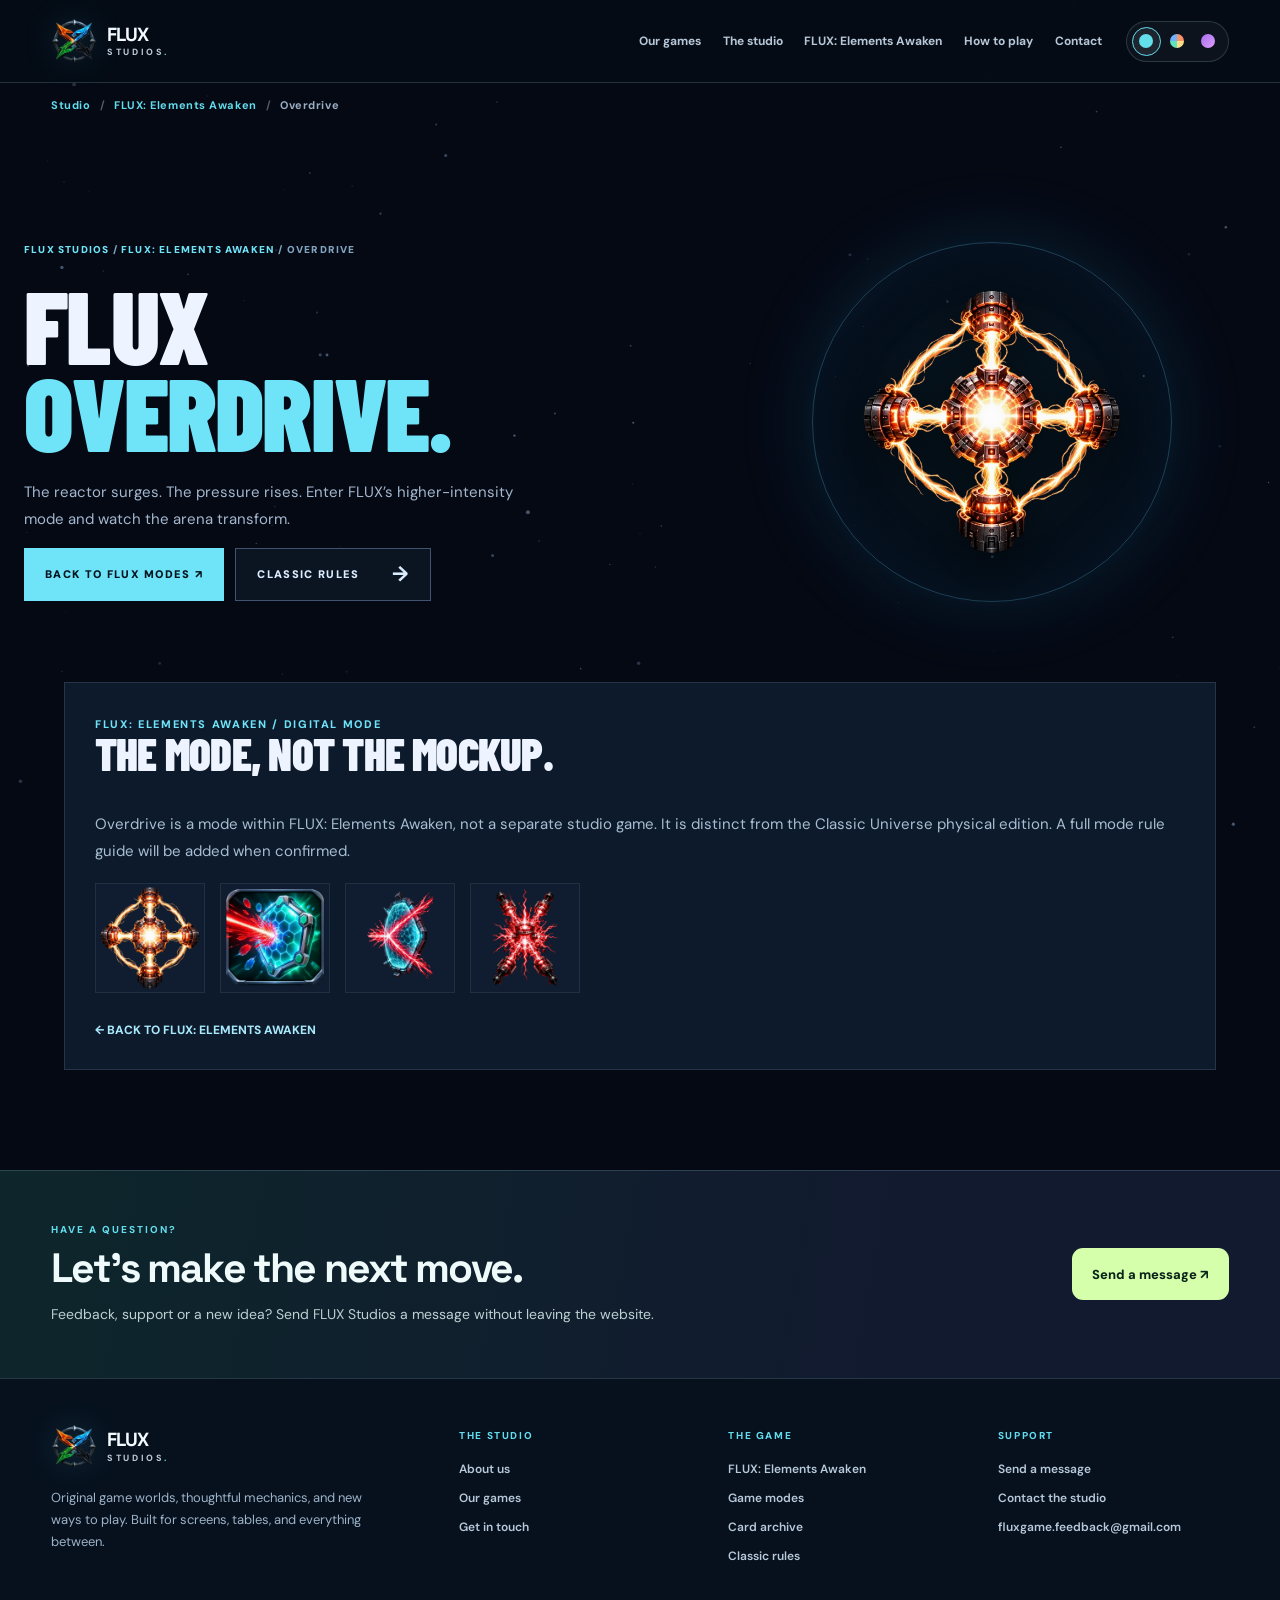
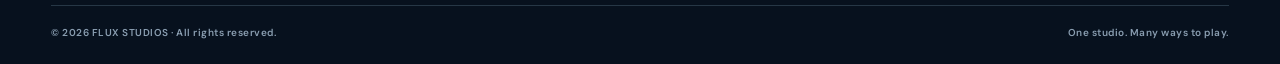
<file: games/overdrive/index.html>
<!DOCTYPE html>

<html data-site-page="game" lang="en"><head><meta charset="utf-8"/><meta content="width=device-width,initial-scale=1,viewport-fit=cover" name="viewport"/><meta content="#050914" name="theme-color"/><meta content="Discover FLUX Overdrive by FLUX Studios." name="description"/><title>FLUX: Elements Awaken — Overdrive | FLUX Studios</title><link href="../../assets/img/flux-studio-brand.png" rel="icon" type="image/png"/><link href="../../assets/css/style.css" rel="stylesheet"/><link href="../../assets/css/site-shell.css" rel="stylesheet"/><script>try{const t=localStorage.getItem("flux-studios-theme");if(["flux-neon","elemental-spectrum","midnight-violet"].includes(t))document.documentElement.dataset.theme=t;}catch(_){}</script><script defer="" src="../../assets/js/site-config.js"></script><script defer="" src="../../assets/js/site-shell.js"></script><script defer="" src="../../assets/js/main.js"></script></head><body class="subpage" data-page="mode"><header class="ofs-header" id="ofsSiteHeader"><div class="ofs-header-inner">
<a aria-label="FLUX Studios home" class="ofs-brand" href="../../"><img alt="" height="46" src="../../assets/img/flux-studio-brand.png" width="46"/><span class="ofs-brand-words"><strong>FLUX</strong><small>STUDIOS<span class="ofs-brand-dot">.</span></small></span></a>
<nav aria-label="Main studio navigation" class="ofs-nav"><a href="../../games/">Our games</a><a href="../../#studio">The studio</a><a href="../../games/flux-elements-awaken/">FLUX: Elements Awaken</a><a href="../../rules/flux-classic/">How to play</a><button class="ofs-contact-open" type="button">Contact</button></nav>
<div class="ofs-header-actions"><div aria-label="Choose studio theme" class="ofs-theme" role="group"><button aria-label="Flux Neon theme" aria-pressed="true" data-ofs-theme="flux-neon" type="button"><span class="ofs-theme-dot"></span></button><button aria-label="Elemental Spectrum theme" aria-pressed="false" data-ofs-theme="elemental-spectrum" type="button"><span class="ofs-theme-dot spectrum"></span></button><button aria-label="Midnight Violet theme" aria-pressed="false" data-ofs-theme="midnight-violet" type="button"><span class="ofs-theme-dot violet"></span></button></div><button aria-controls="ofsMobileMenu" aria-expanded="false" aria-label="Open navigation" class="ofs-menu" id="ofsMobileToggle" type="button">☰</button></div>
</div><nav aria-label="Mobile studio navigation" class="ofs-mobile-panel" hidden="" id="ofsMobileMenu"><a href="../../games/">Our games</a><a href="../../#studio">The studio</a><a href="../../games/flux-elements-awaken/">FLUX: Elements Awaken</a><a href="../../rules/flux-classic/">How to play</a><button class="ofs-contact-open" type="button">Contact / Support</button></nav></header><div aria-label="Breadcrumb" class="ofs-trail"><a href="../../">Studio</a><span aria-hidden="true">/</span><a href="../../games/flux-elements-awaken/">FLUX: Elements Awaken</a><span aria-hidden="true">/</span><span aria-current="page">Overdrive</span></div><canvas aria-hidden="true" id="space"></canvas>

<main><section class="sub-hero"><div><div class="bread"><a href="../../">FLUX STUDIOS</a> / <a href="../flux-elements-awaken/">FLUX: ELEMENTS AWAKEN</a> / OVERDRIVE</div><h1>FLUX<br/><em>OVERDRIVE.</em></h1><p>The reactor surges. The pressure rises. Enter FLUX’s higher-intensity mode and watch the arena transform.</p><div class="hero-buttons"><a class="button button-solid" href="../flux-elements-awaken/#inside-flux">BACK TO FLUX MODES ↗</a><a class="button button-ghost" href="../../rules/flux-classic/">CLASSIC RULES <b>→</b></a></div></div><div class="sub-art"><img alt="FLUX Overdrive artwork" src="../../assets/img/overdrive-core.webp"/></div></section>
<div class="mode-detail"><div class="mode-note"><span class="sect-label">FLUX: ELEMENTS AWAKEN / DIGITAL MODE</span><h2>THE MODE, NOT THE MOCKUP.</h2><p>Overdrive is a mode within FLUX: Elements Awaken, not a separate studio game. It is distinct from the Classic Universe physical edition. A full mode rule guide will be added when confirmed.</p><div class="mode-asset-row"><img alt="FLUX Overdrive ability artwork" loading="lazy" src="../../assets/img/overdrive-core.webp"/><img alt="FLUX Overdrive ability artwork" loading="lazy" src="../../assets/img/overdrive-shield.webp"/><img alt="FLUX Overdrive ability artwork" loading="lazy" src="../../assets/img/overdrive-fracture.webp"/><img alt="FLUX Overdrive ability artwork" loading="lazy" src="../../assets/img/overdrive-overload.webp"/></div><a class="back-link" href="../flux-elements-awaken/">← BACK TO FLUX: ELEMENTS AWAKEN</a></div></div></main><aside aria-label="Contact FLUX Studios" class="ofs-contact-banner"><div><small>HAVE A QUESTION?</small><h2>Let's make the next move.</h2><p>Feedback, support or a new idea? Send FLUX Studios a message without leaving the website.</p></div><button class="ofs-cta ofs-contact-open" type="button">Send a message ↗</button></aside>
<footer class="ofs-footer"><div class="ofs-footer-inner"><div class="ofs-footer-grid"><div class="ofs-footer-about"><a aria-label="FLUX Studios home" class="ofs-brand" href="../../"><img alt="" height="46" src="../../assets/img/flux-studio-brand.png" width="46"/><span class="ofs-brand-words"><strong>FLUX</strong><small>STUDIOS<span class="ofs-brand-dot">.</span></small></span></a><p>Original game worlds, thoughtful mechanics, and new ways to play. Built for screens, tables, and everything between.</p></div><div class="ofs-footer-col"><h3>THE STUDIO</h3><a href="../../#studio">About us</a><a href="../../games/">Our games</a><button class="ofs-contact-open" type="button">Get in touch</button></div><div class="ofs-footer-col"><h3>THE GAME</h3><a href="../../games/flux-elements-awaken/">FLUX: Elements Awaken</a><a href="../../games/flux-elements-awaken/#inside-flux">Game modes</a><a href="../../games/flux-elements-awaken/#abilities">Card archive</a><a href="../../rules/flux-classic/">Classic rules</a></div><div class="ofs-footer-col"><h3>SUPPORT</h3><button class="ofs-contact-open" type="button">Send a message</button><a href="../../#contact">Contact the studio</a><a href="https://docs.google.com/forms/d/e/1FAIpQLSdVqP60GpAdONKu4bjB9SGY7mWH_hBSvJDPVwbbd1P71474Vw/viewform" class="ofs-contact-open">fluxgame.feedback@gmail.com</a></div></div><div class="ofs-footer-base"><span>© 2026 FLUX STUDIOS · All rights reserved.</span><span>One studio. Many ways to play.</span></div></div></footer><div aria-labelledby="ofsSupportTitle" aria-modal="true" class="ofs-modal" hidden="" id="ofsSupportModal" role="dialog"><div class="ofs-modal-shade" data-ofs-close=""></div><div class="ofs-modal-dialog" id="ofsDialog" tabindex="-1"><div class="ofs-modal-head"><div><small>FLUX STUDIOS / SUPPORT</small><h2 id="ofsSupportTitle">Start a conversation.</h2></div><button aria-label="Close form" class="ofs-modal-close" data-ofs-close="" type="button">×</button></div><div class="ofs-modal-frame-wrap"><iframe class="ofs-modal-frame" id="ofsGoogleFormFrame" loading="lazy" referrerpolicy="strict-origin-when-cross-origin" title="FLUX Studios contact and support form"></iframe></div><div class="ofs-modal-bottom"><span>Powered by Google Forms</span><a href="https://docs.google.com/forms/d/e/1FAIpQLSdVqP60GpAdONKu4bjB9SGY7mWH_hBSvJDPVwbbd1P71474Vw/viewform" id="ofsFormExternal" rel="noopener noreferrer" target="_blank">Open in new tab ↗</a></div></div></div></body></html>
</file>
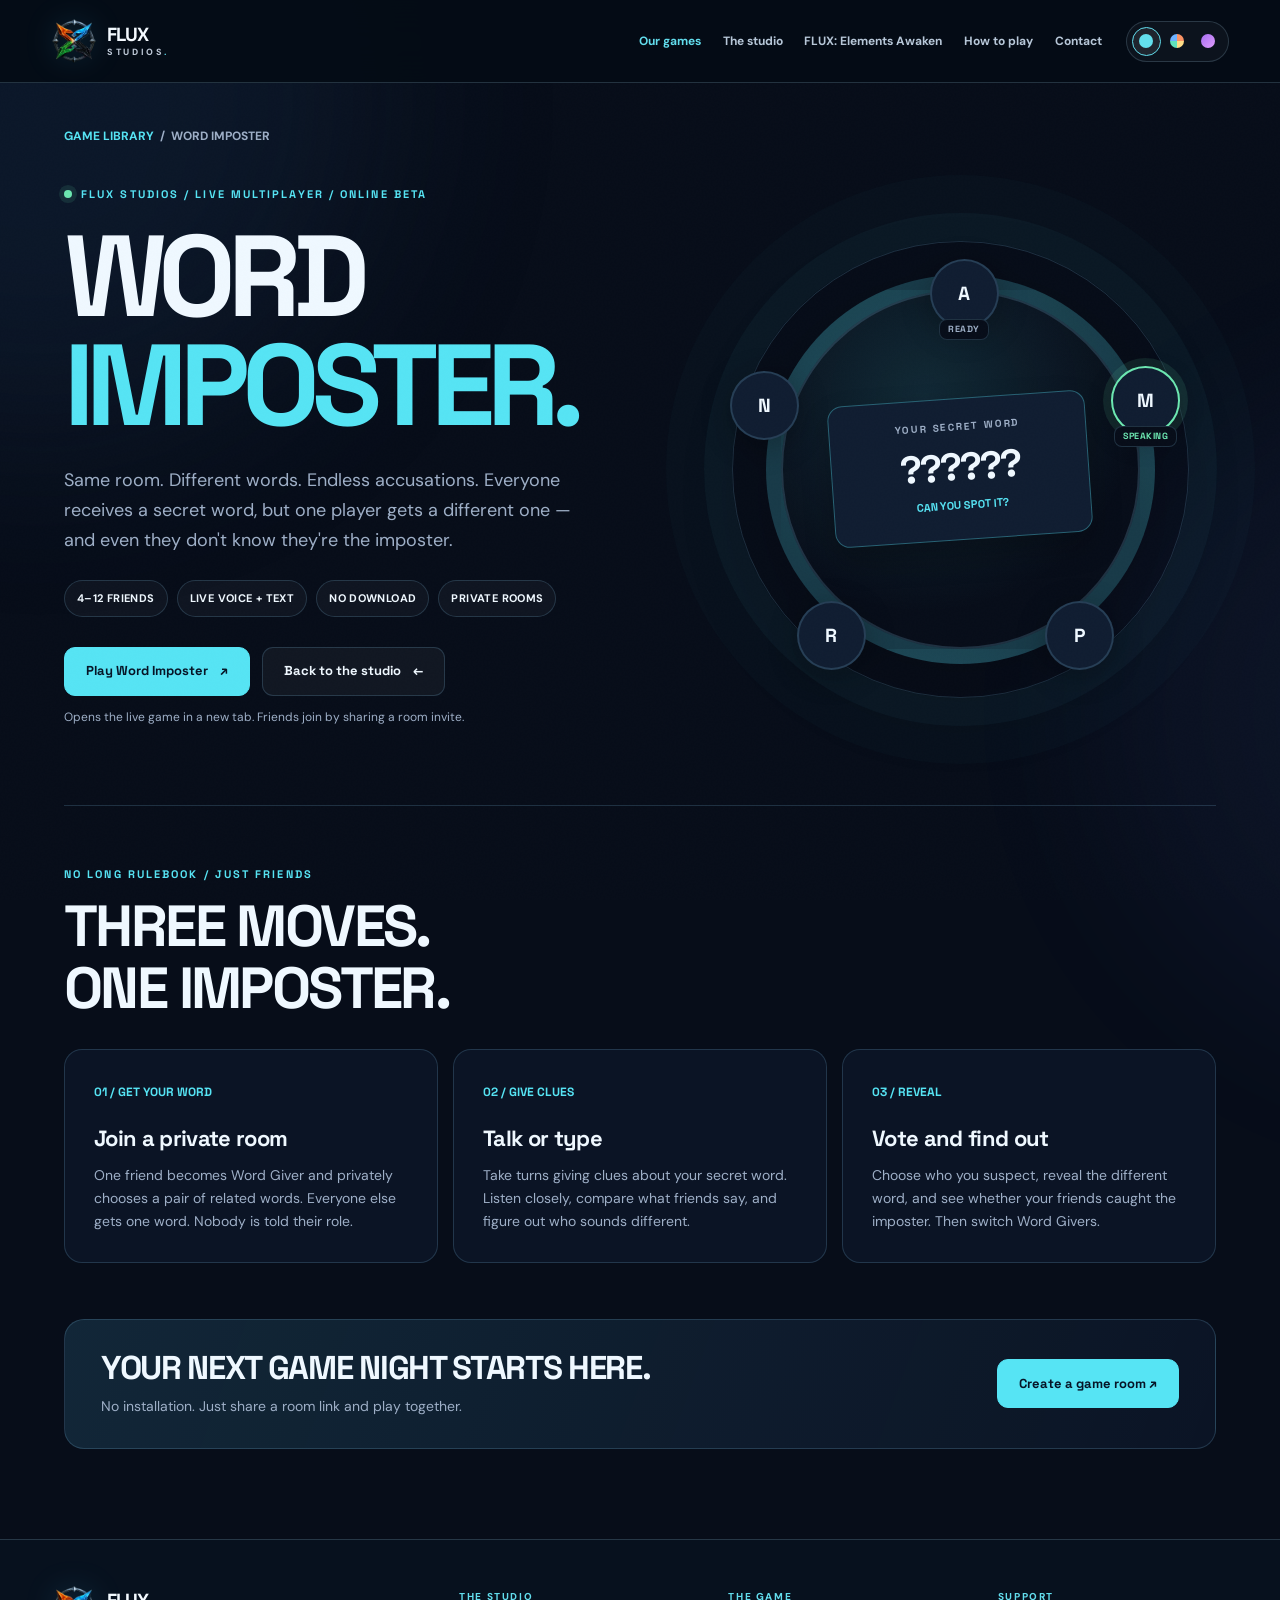
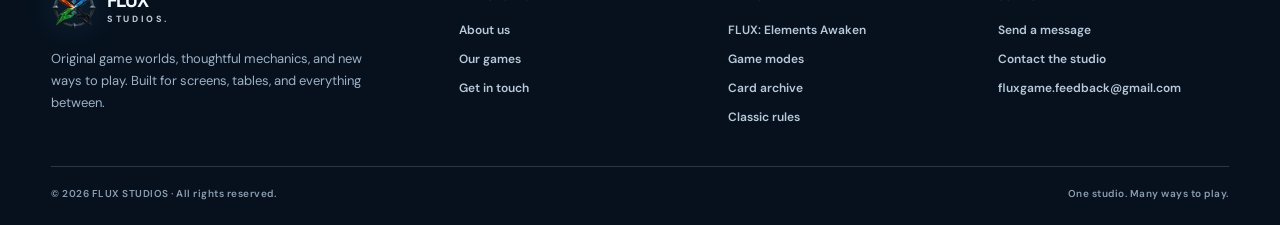
<file: games/word-imposter/index.html>
<!doctype html>
<html data-site-page="game" lang="en">
<head>
  <meta charset="utf-8" />
  <meta name="viewport" content="width=device-width,initial-scale=1,viewport-fit=cover" />
  <meta name="theme-color" content="#070d19" />
  <meta name="description" content="Word Imposter by FLUX Studios — a live voice and text party game for 4–12 friends. One secret word is different, and even that player doesn't know." />
  <meta property="og:title" content="Word Imposter | FLUX Studios" />
  <meta property="og:description" content="Talk. Type. Suspect. Reveal. Play Word Imposter online with your friends." />
  <meta property="og:type" content="website" />
  <title>Word Imposter — Live Party Game | FLUX Studios</title>
  <link rel="icon" href="../../assets/img/flux-studio-brand.png" type="image/png" />
  <link rel="preconnect" href="https://fonts.googleapis.com" />
  <link rel="preconnect" href="https://fonts.gstatic.com" crossorigin />
  <link href="https://fonts.googleapis.com/css2?family=DM+Sans:wght@400;500;600;700;800&amp;family=Space+Grotesk:wght@400;500;600;700;800&amp;display=swap" rel="stylesheet" />
  <link rel="stylesheet" href="../../assets/css/studio-home.css" />
  <link rel="stylesheet" href="../../assets/css/site-shell.css" />
  <link rel="stylesheet" href="../../assets/css/word-imposter.css" />
  <script>try { const t = localStorage.getItem('flux-studios-theme'); if (['flux-neon','elemental-spectrum','midnight-violet'].includes(t)) document.documentElement.dataset.theme = t; } catch (_) {}</script>
  <script defer src="../../assets/js/site-config.js"></script>
  <script defer src="../../assets/js/site-shell.js"></script>
</head>
<body class="wi-detail">
<a class="skip" href="#main">Skip to content</a>
<div aria-hidden="true" class="ambient ambient-a"></div><div aria-hidden="true" class="ambient ambient-b"></div>
<header class="ofs-header" id="ofsSiteHeader"><div class="ofs-header-inner">
<a aria-label="FLUX Studios home" class="ofs-brand" href="../../"><img alt="" height="46" src="../../assets/img/flux-studio-brand.png" width="46"/><span class="ofs-brand-words"><strong>FLUX</strong><small>STUDIOS<span class="ofs-brand-dot">.</span></small></span></a>
<nav aria-label="Main studio navigation" class="ofs-nav"><a aria-current="page" href="../../games/">Our games</a><a href="../../#studio">The studio</a><a href="../../games/flux-elements-awaken/">FLUX: Elements Awaken</a><a href="../../rules/flux-classic/">How to play</a><button class="ofs-contact-open" type="button">Contact</button></nav>
<div class="ofs-header-actions"><div aria-label="Choose studio theme" class="ofs-theme" role="group"><button aria-label="Flux Neon theme" aria-pressed="true" data-ofs-theme="flux-neon" type="button"><span class="ofs-theme-dot"></span></button><button aria-label="Elemental Spectrum theme" aria-pressed="false" data-ofs-theme="elemental-spectrum" type="button"><span class="ofs-theme-dot spectrum"></span></button><button aria-label="Midnight Violet theme" aria-pressed="false" data-ofs-theme="midnight-violet" type="button"><span class="ofs-theme-dot violet"></span></button></div><button aria-controls="ofsMobileMenu" aria-expanded="false" aria-label="Open navigation" class="ofs-menu" id="ofsMobileToggle" type="button">☰</button></div>
</div><nav aria-label="Mobile studio navigation" class="ofs-mobile-panel" hidden="" id="ofsMobileMenu"><a href="../../games/">Our games</a><a href="../../#studio">The studio</a><a href="../../games/flux-elements-awaken/">FLUX: Elements Awaken</a><a href="../../rules/flux-classic/">How to play</a><button class="ofs-contact-open" type="button">Contact / Support</button></nav></header>
<main id="main" class="wi-detail-main">
  <div class="wi-breadcrumb"><a href="../../games/">GAME LIBRARY</a> &nbsp;/&nbsp; WORD IMPOSTER</div>
  <section class="wi-details-hero" aria-labelledby="wiTitle">
    <div>
      <div class="wi-eyebrow"><span class="wi-live-dot"></span> FLUX STUDIOS / LIVE MULTIPLAYER / ONLINE BETA</div>
      <h1 id="wiTitle">WORD<br/><span>IMPOSTER.</span></h1>
      <p>Same room. Different words. Endless accusations. Everyone receives a secret word, but one player gets a different one — and even they don't know they're the imposter.</p>
      <div class="wi-tags"><span>4–12 FRIENDS</span><span>LIVE VOICE + TEXT</span><span>NO DOWNLOAD</span><span>PRIVATE ROOMS</span></div>
      <div class="wi-actions">
        <a class="wi-button wi-button-primary" href="https://word-imposter-live.onrender.com/" target="_blank" rel="noopener noreferrer">Play Word Imposter <span aria-hidden="true">↗</span></a>
        <a class="wi-button wi-button-secondary" href="../../#games">Back to the studio <span aria-hidden="true">←</span></a>
      </div>
      <p class="wi-beta-note">Opens the live game in a new tab. Friends join by sharing a room invite.</p>
    </div>
    <div class="wi-stage" role="img" aria-label="Five player badges surround a round table with a hidden secret word">
      <div class="wi-table"><div class="wi-card"><small>YOUR SECRET WORD</small><strong>??????</strong><b>CAN YOU SPOT IT?</b></div></div>
      <span class="wi-seat one">A<small>READY</small></span><span class="wi-seat two active">M<small>SPEAKING</small></span><span class="wi-seat three">P</span><span class="wi-seat four">R</span><span class="wi-seat five">N</span>
    </div>
  </section>
  <section class="wi-how" aria-labelledby="wiHow">
    <div class="wi-eyebrow">NO LONG RULEBOOK / JUST FRIENDS</div>
    <h2 id="wiHow">THREE MOVES.<br/>ONE IMPOSTER.</h2>
    <div class="wi-steps">
      <article class="wi-step"><span>01 / GET YOUR WORD</span><h3>Join a private room</h3><p>One friend becomes Word Giver and privately chooses a pair of related words. Everyone else gets one word. Nobody is told their role.</p></article>
      <article class="wi-step"><span>02 / GIVE CLUES</span><h3>Talk or type</h3><p>Take turns giving clues about your secret word. Listen closely, compare what friends say, and figure out who sounds different.</p></article>
      <article class="wi-step"><span>03 / REVEAL</span><h3>Vote and find out</h3><p>Choose who you suspect, reveal the different word, and see whether your friends caught the imposter. Then switch Word Givers.</p></article>
    </div>
  </section>
  <aside class="wi-final-cta" aria-label="Start playing Word Imposter">
    <div><h2>YOUR NEXT GAME NIGHT STARTS HERE.</h2><p>No installation. Just share a room link and play together.</p></div>
    <a class="wi-button wi-button-primary" href="https://word-imposter-live.onrender.com/" target="_blank" rel="noopener noreferrer">Create a game room ↗</a>
  </aside>
</main>
<footer class="ofs-footer"><div class="ofs-footer-inner"><div class="ofs-footer-grid"><div class="ofs-footer-about"><a aria-label="FLUX Studios home" class="ofs-brand" href="../../"><img alt="" height="46" src="../../assets/img/flux-studio-brand.png" width="46"/><span class="ofs-brand-words"><strong>FLUX</strong><small>STUDIOS<span class="ofs-brand-dot">.</span></small></span></a><p>Original game worlds, thoughtful mechanics, and new ways to play. Built for screens, tables, and everything between.</p></div><div class="ofs-footer-col"><h3>THE STUDIO</h3><a href="../../#studio">About us</a><a href="../../games/">Our games</a><button class="ofs-contact-open" type="button">Get in touch</button></div><div class="ofs-footer-col"><h3>THE GAME</h3><a href="../../games/flux-elements-awaken/">FLUX: Elements Awaken</a><a href="../../games/flux-elements-awaken/#inside-flux">Game modes</a><a href="../../games/flux-elements-awaken/#abilities">Card archive</a><a href="../../rules/flux-classic/">Classic rules</a></div><div class="ofs-footer-col"><h3>SUPPORT</h3><button class="ofs-contact-open" type="button">Send a message</button><a href="../../#contact">Contact the studio</a><a href="https://docs.google.com/forms/d/e/1FAIpQLSdVqP60GpAdONKu4bjB9SGY7mWH_hBSvJDPVwbbd1P71474Vw/viewform" class="ofs-contact-open">fluxgame.feedback@gmail.com</a></div></div><div class="ofs-footer-base"><span>© 2026 FLUX STUDIOS · All rights reserved.</span><span>One studio. Many ways to play.</span></div></div></footer>
<div aria-labelledby="ofsSupportTitle" aria-modal="true" class="ofs-modal" hidden="" id="ofsSupportModal" role="dialog"><div class="ofs-modal-shade" data-ofs-close=""></div><div class="ofs-modal-dialog" id="ofsDialog" tabindex="-1"><div class="ofs-modal-head"><div><small>FLUX STUDIOS / SUPPORT</small><h2 id="ofsSupportTitle">Start a conversation.</h2></div><button aria-label="Close form" class="ofs-modal-close" data-ofs-close="" type="button">×</button></div><div class="ofs-modal-frame-wrap"><iframe class="ofs-modal-frame" id="ofsGoogleFormFrame" loading="lazy" referrerpolicy="strict-origin-when-cross-origin" title="FLUX Studios contact and support form"></iframe></div><div class="ofs-modal-bottom"><span>Powered by Google Forms</span><a href="https://docs.google.com/forms/d/e/1FAIpQLSdVqP60GpAdONKu4bjB9SGY7mWH_hBSvJDPVwbbd1P71474Vw/viewform" id="ofsFormExternal" rel="noopener noreferrer" target="_blank">Open in new tab ↗</a></div></div></div>
</body>
</html>
</file>
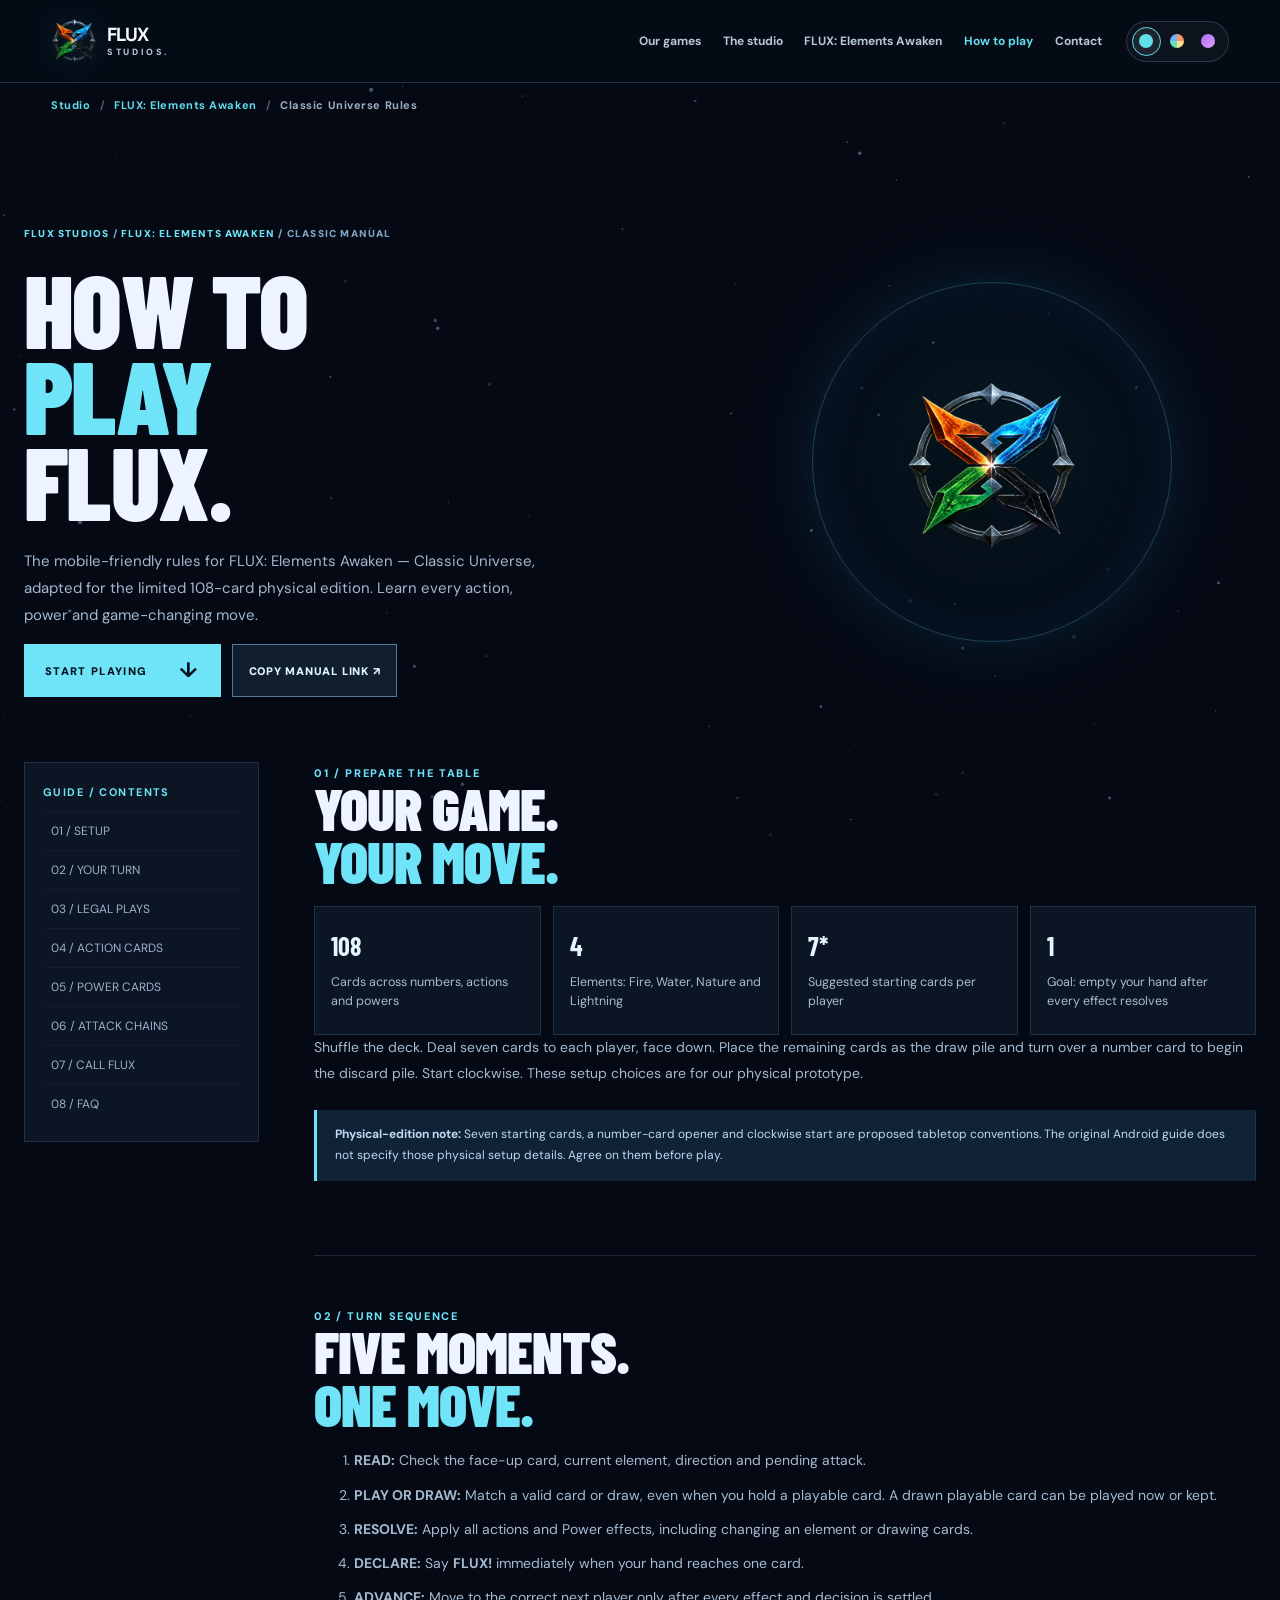
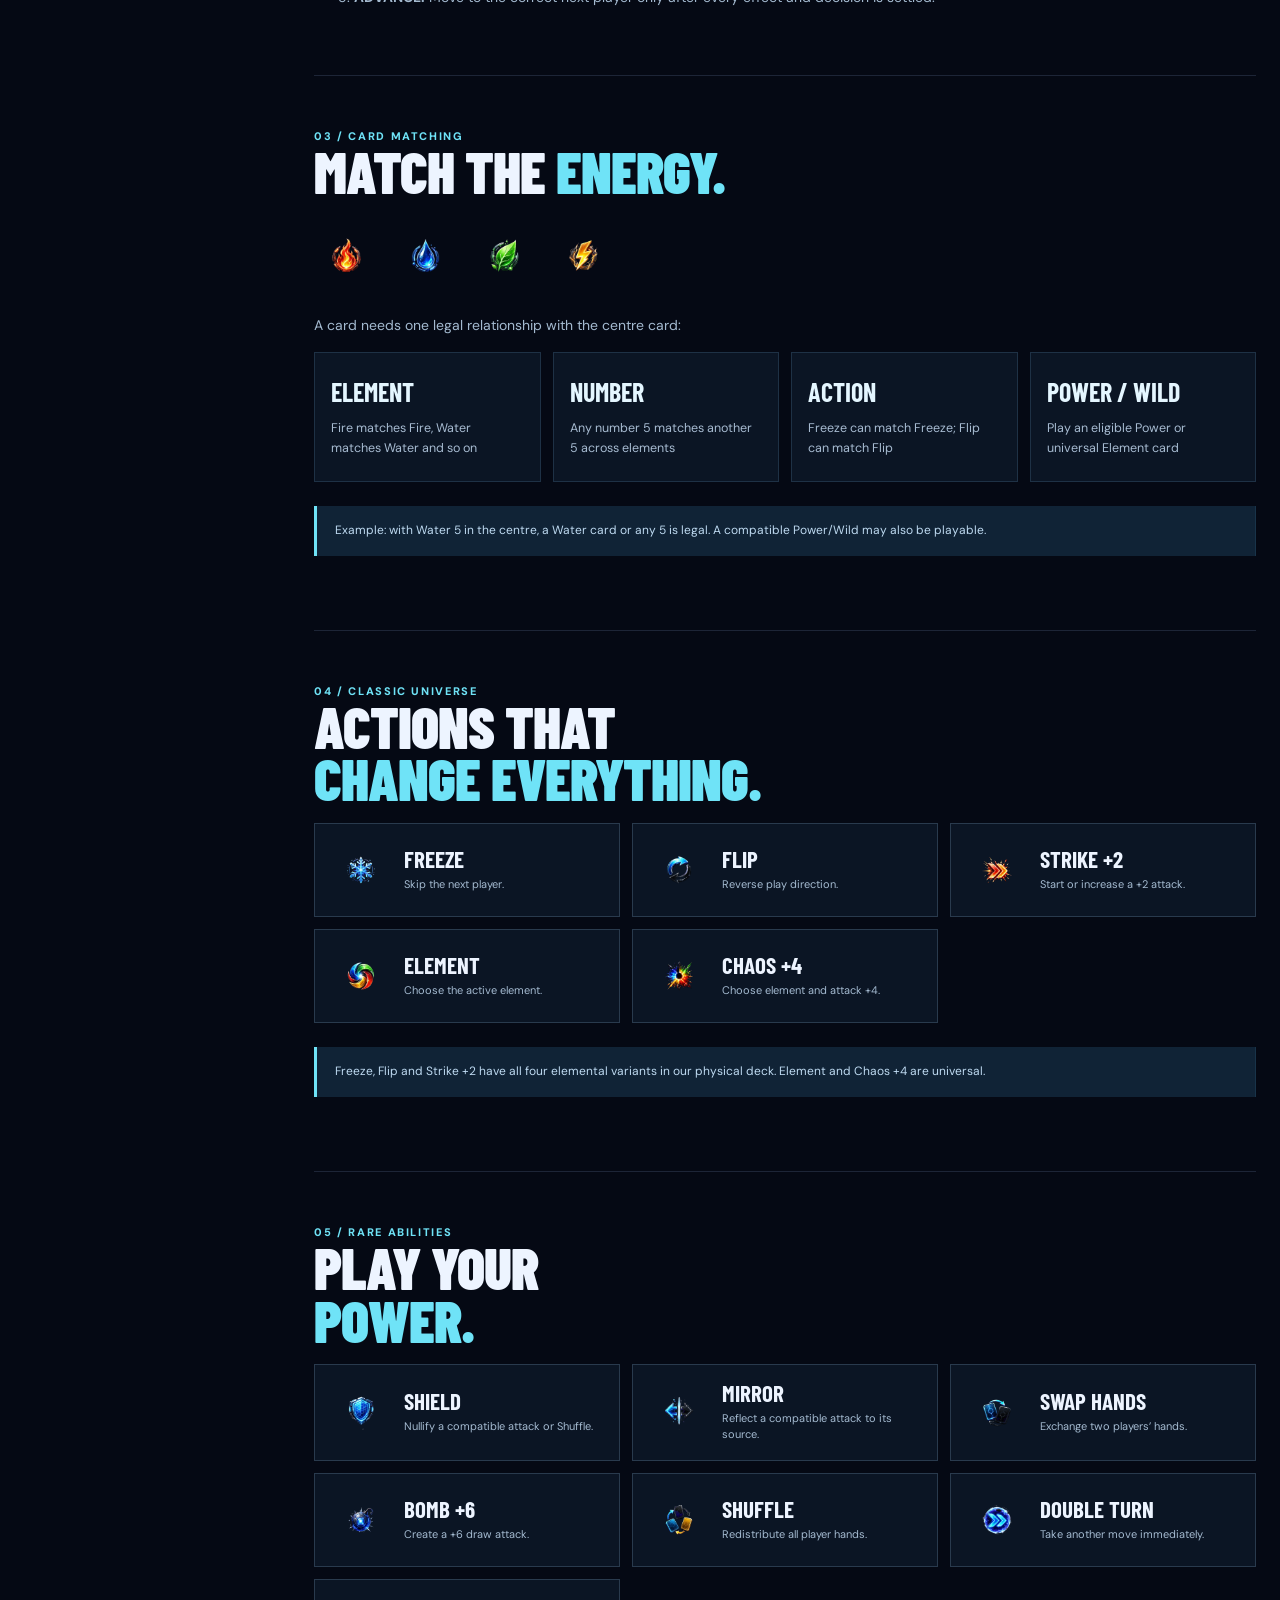
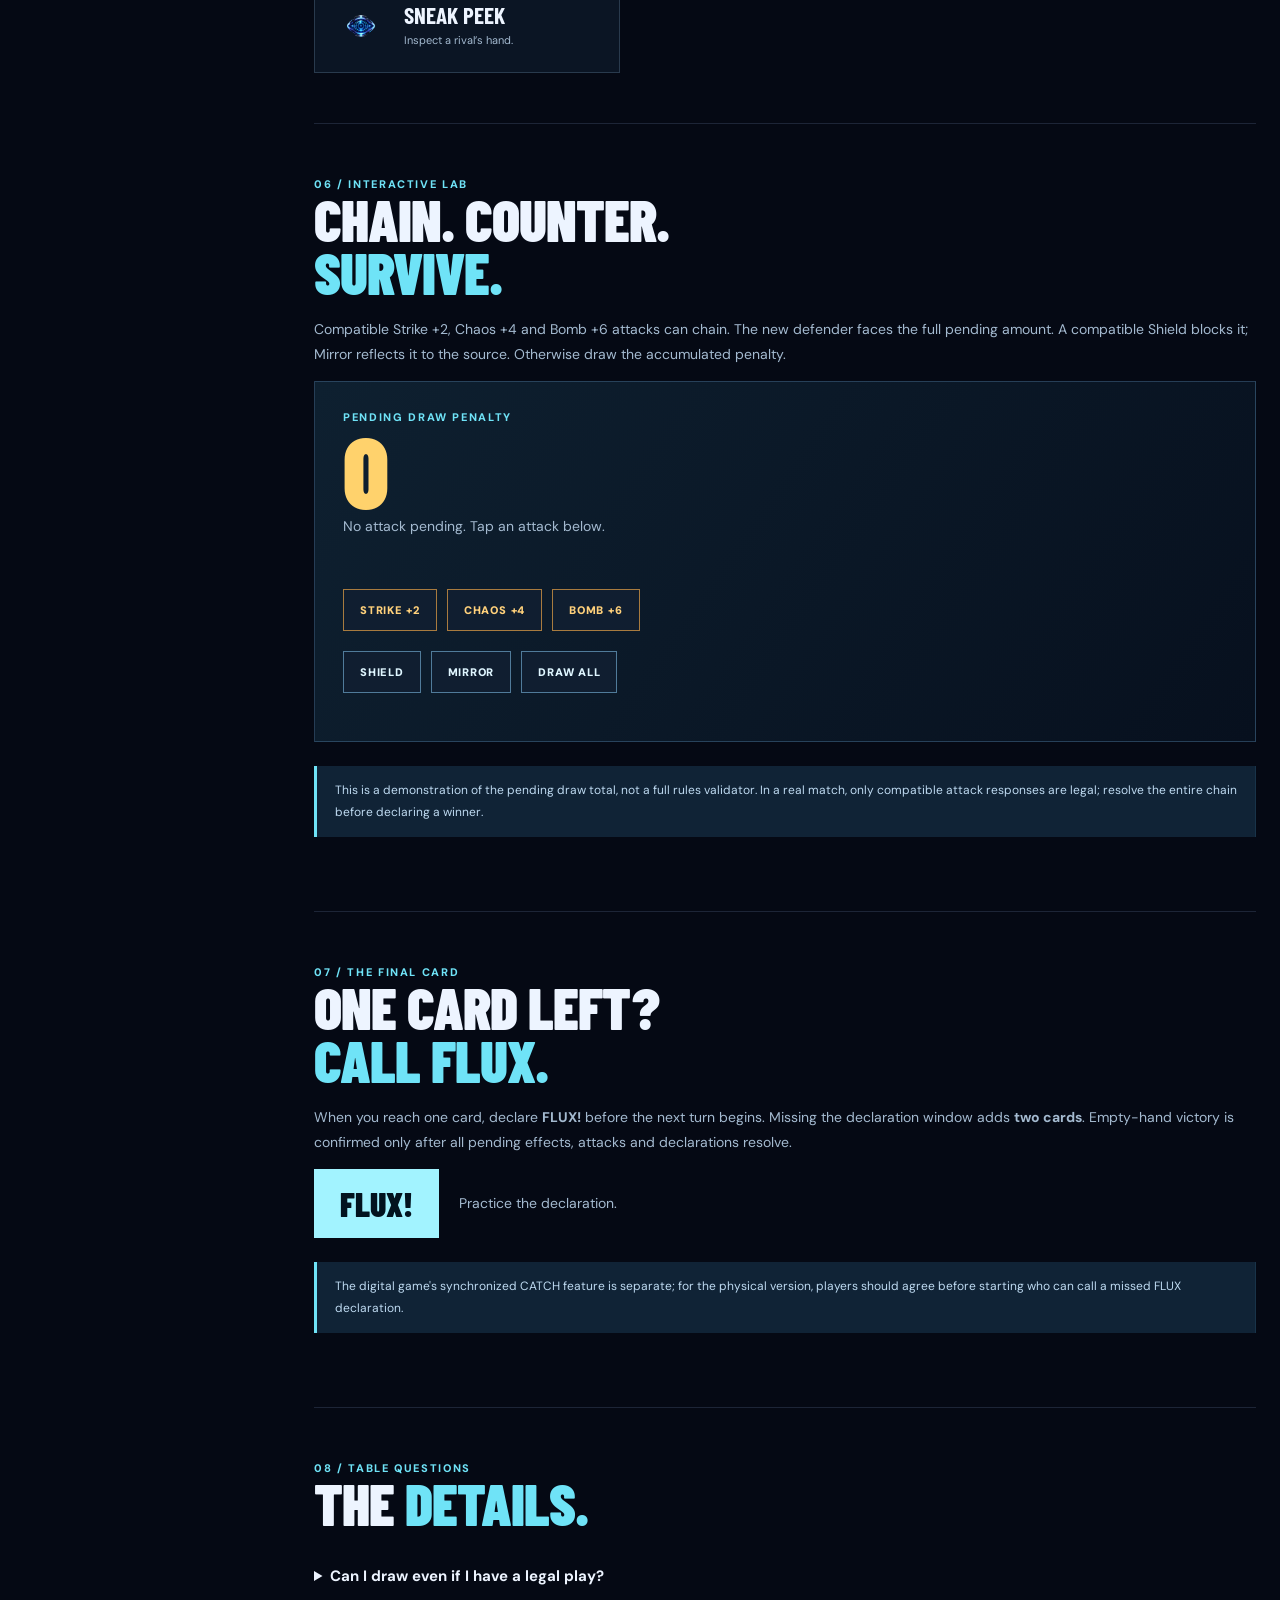
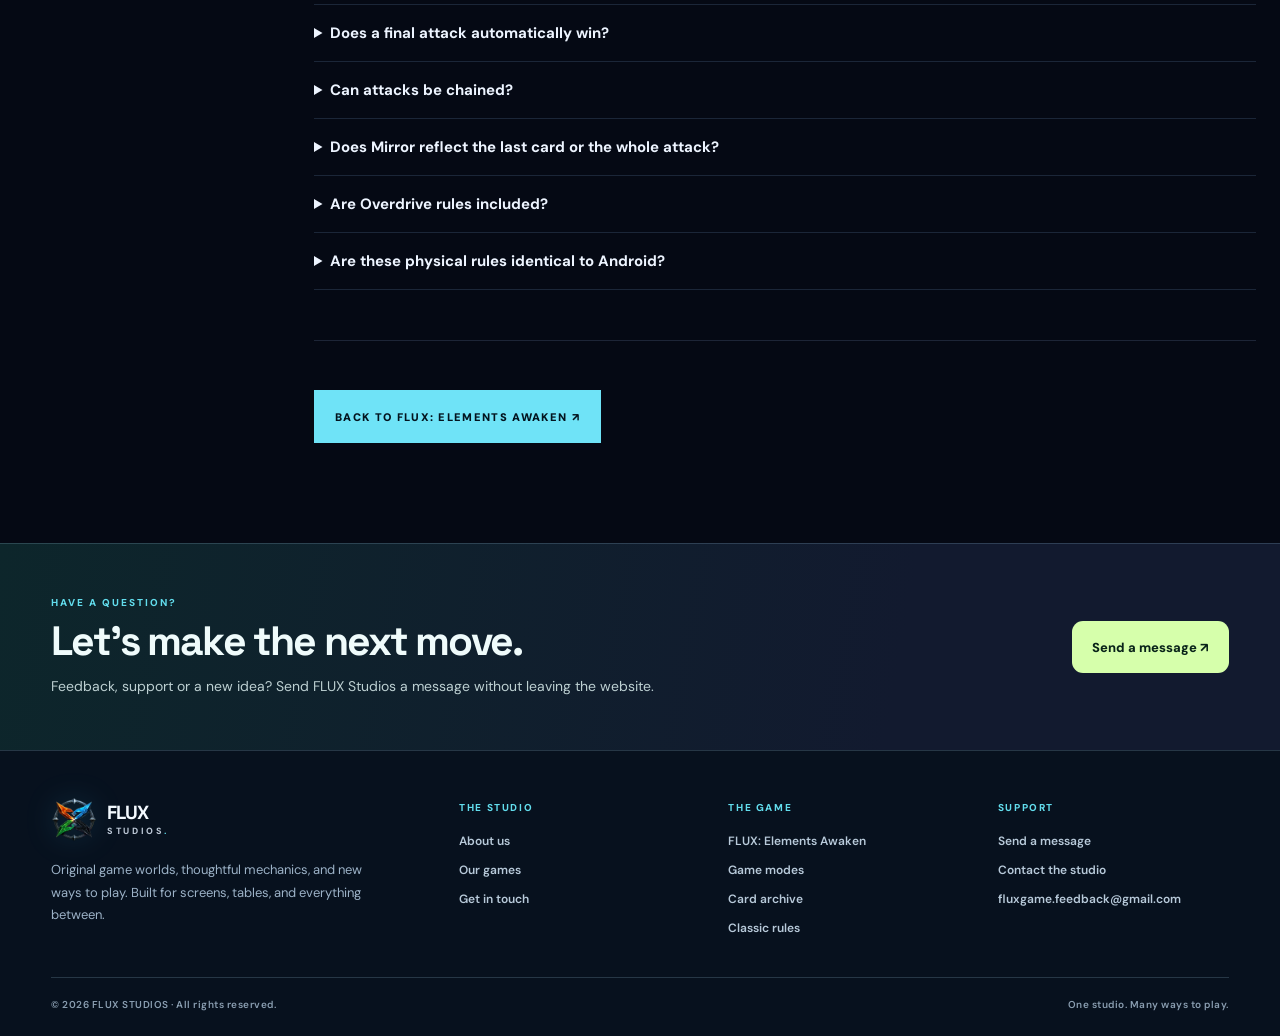
<file: rules/flux-classic/index.html>
<!DOCTYPE html>

<html data-site-page="game" lang="en"><head><meta charset="utf-8"/><meta content="width=device-width,initial-scale=1,viewport-fit=cover" name="viewport"/><meta content="#050914" name="theme-color"/><meta content="Official FLUX: Elements Awaken Classic Universe 108-card physical edition manual. Action, power, matching, attack chains, and Call FLUX." name="description"/><title>FLUX: Elements Awaken | Classic Universe — How to Play</title><link href="../../assets/img/flux-studio-brand.png" rel="icon" type="image/png"/><link href="../../assets/css/style.css" rel="stylesheet"/><link href="../../assets/css/site-shell.css" rel="stylesheet"/><script>try{const t=localStorage.getItem("flux-studios-theme");if(["flux-neon","elemental-spectrum","midnight-violet"].includes(t))document.documentElement.dataset.theme=t;}catch(_){}</script><script defer="" src="../../assets/js/site-config.js"></script><script defer="" src="../../assets/js/site-shell.js"></script><script defer="" src="../../assets/js/main.js"></script></head><body class="subpage" data-page="rules"><header class="ofs-header" id="ofsSiteHeader"><div class="ofs-header-inner">
<a aria-label="FLUX Studios home" class="ofs-brand" href="../../"><img alt="" height="46" src="../../assets/img/flux-studio-brand.png" width="46"/><span class="ofs-brand-words"><strong>FLUX</strong><small>STUDIOS<span class="ofs-brand-dot">.</span></small></span></a>
<nav aria-label="Main studio navigation" class="ofs-nav"><a href="../../games/">Our games</a><a href="../../#studio">The studio</a><a href="../../games/flux-elements-awaken/">FLUX: Elements Awaken</a><a aria-current="page" href="../../rules/flux-classic/">How to play</a><button class="ofs-contact-open" type="button">Contact</button></nav>
<div class="ofs-header-actions"><div aria-label="Choose studio theme" class="ofs-theme" role="group"><button aria-label="Flux Neon theme" aria-pressed="true" data-ofs-theme="flux-neon" type="button"><span class="ofs-theme-dot"></span></button><button aria-label="Elemental Spectrum theme" aria-pressed="false" data-ofs-theme="elemental-spectrum" type="button"><span class="ofs-theme-dot spectrum"></span></button><button aria-label="Midnight Violet theme" aria-pressed="false" data-ofs-theme="midnight-violet" type="button"><span class="ofs-theme-dot violet"></span></button></div><button aria-controls="ofsMobileMenu" aria-expanded="false" aria-label="Open navigation" class="ofs-menu" id="ofsMobileToggle" type="button">☰</button></div>
</div><nav aria-label="Mobile studio navigation" class="ofs-mobile-panel" hidden="" id="ofsMobileMenu"><a href="../../games/">Our games</a><a href="../../#studio">The studio</a><a href="../../games/flux-elements-awaken/">FLUX: Elements Awaken</a><a href="../../rules/flux-classic/">How to play</a><button class="ofs-contact-open" type="button">Contact / Support</button></nav></header><div aria-label="Breadcrumb" class="ofs-trail"><a href="../../">Studio</a><span aria-hidden="true">/</span><a href="../../games/flux-elements-awaken/">FLUX: Elements Awaken</a><span aria-hidden="true">/</span><span aria-current="page">Classic Universe Rules</span></div><canvas aria-hidden="true" id="space"></canvas>

<main><section class="sub-hero"><div><div class="bread"><a href="../../">FLUX STUDIOS</a> / <a href="../../games/flux-elements-awaken/">FLUX: ELEMENTS AWAKEN</a> / CLASSIC MANUAL</div><h1>HOW TO<br/><em>PLAY</em><br/>FLUX.</h1><p>The mobile-friendly rules for FLUX: Elements Awaken — Classic Universe, adapted for the limited 108-card physical edition. Learn every action, power and game-changing move.</p><div class="hero-buttons"><a class="button button-solid" href="#setup">START PLAYING <b>↓</b></a><button class="qr-copy" id="copyRules" type="button">COPY MANUAL LINK ↗</button></div></div><div class="sub-art"><img alt="FLUX four-element emblem" src="../../assets/img/flux-emblem.png"/></div></section>
<div class="manual"><div class="manual-layout"><aside aria-label="Manual sections" class="manual-nav"><strong>GUIDE / CONTENTS</strong><a href="#setup">01 / SETUP</a><a href="#turn">02 / YOUR TURN</a><a href="#legal">03 / LEGAL PLAYS</a><a href="#actions">04 / ACTION CARDS</a><a href="#powers">05 / POWER CARDS</a><a href="#attacks">06 / ATTACK CHAINS</a><a href="#declaration">07 / CALL FLUX</a><a href="#faq">08 / FAQ</a></aside><div class="manual-body">
<section id="setup"><span class="sect-label">01 / PREPARE THE TABLE</span><h2>YOUR GAME.<br/><em>YOUR MOVE.</em></h2><div class="rule-grid"><div class="rule-tile"><strong>108</strong><small>Cards across numbers, actions and powers</small></div><div class="rule-tile"><strong>4</strong><small>Elements: Fire, Water, Nature and Lightning</small></div><div class="rule-tile"><strong>7*</strong><small>Suggested starting cards per player</small></div><div class="rule-tile"><strong>1</strong><small>Goal: empty your hand after every effect resolves</small></div></div><p>Shuffle the deck. Deal seven cards to each player, face down. Place the remaining cards as the draw pile and turn over a number card to begin the discard pile. Start clockwise. These setup choices are for our physical prototype.</p><div class="hint-panel"><b>Physical-edition note:</b> Seven starting cards, a number-card opener and clockwise start are proposed tabletop conventions. The original Android guide does not specify those physical setup details. Agree on them before play.</div></section>
<section id="turn"><span class="sect-label">02 / TURN SEQUENCE</span><h2>FIVE MOMENTS.<br/><em>ONE MOVE.</em></h2><ol><li><b>READ:</b> Check the face-up card, current element, direction and pending attack.</li><li><b>PLAY OR DRAW:</b> Match a valid card or draw, even when you hold a playable card. A drawn playable card can be played now or kept.</li><li><b>RESOLVE:</b> Apply all actions and Power effects, including changing an element or drawing cards.</li><li><b>DECLARE:</b> Say <b>FLUX!</b> immediately when your hand reaches one card.</li><li><b>ADVANCE:</b> Move to the correct next player only after every effect and decision is settled.</li></ol></section>
<section id="legal"><span class="sect-label">03 / CARD MATCHING</span><h2>MATCH THE <em>ENERGY.</em></h2><div class="number-elements"><img alt="Fire" src="../../assets/icons/fire.webp"/><img alt="Water" src="../../assets/icons/water.webp"/><img alt="Nature" src="../../assets/icons/nature.webp"/><img alt="Lightning" src="../../assets/icons/lightning.webp"/></div><p>A card needs one legal relationship with the centre card:</p><div class="rule-grid"><div class="rule-tile"><strong>ELEMENT</strong><small>Fire matches Fire, Water matches Water and so on</small></div><div class="rule-tile"><strong>NUMBER</strong><small>Any number 5 matches another 5 across elements</small></div><div class="rule-tile"><strong>ACTION</strong><small>Freeze can match Freeze; Flip can match Flip</small></div><div class="rule-tile"><strong>POWER / WILD</strong><small>Play an eligible Power or universal Element card</small></div></div><div class="hint-panel">Example: with Water 5 in the centre, a Water card or any 5 is legal. A compatible Power/Wild may also be playable.</div></section>
<section id="actions"><span class="sect-label">04 / CLASSIC UNIVERSE</span><h2>ACTIONS THAT<br/><em>CHANGE EVERYTHING.</em></h2><div class="manual-icon-grid"><div class="manual-icon"><img alt="" src="../../assets/icons/freeze.webp"/><div><strong>FREEZE</strong><p>Skip the next player.</p></div></div><div class="manual-icon"><img alt="" src="../../assets/icons/flip.webp"/><div><strong>FLIP</strong><p>Reverse play direction.</p></div></div><div class="manual-icon"><img alt="" src="../../assets/icons/strike_two.webp"/><div><strong>STRIKE +2</strong><p>Start or increase a +2 attack.</p></div></div><div class="manual-icon"><img alt="" src="../../assets/icons/element.webp"/><div><strong>ELEMENT</strong><p>Choose the active element.</p></div></div><div class="manual-icon"><img alt="" src="../../assets/icons/chaos_four.webp"/><div><strong>CHAOS +4</strong><p>Choose element and attack +4.</p></div></div></div><div class="hint-panel">Freeze, Flip and Strike +2 have all four elemental variants in our physical deck. Element and Chaos +4 are universal.</div></section>
<section id="powers"><span class="sect-label">05 / RARE ABILITIES</span><h2>PLAY YOUR<br/><em>POWER.</em></h2><div class="manual-icon-grid"><div class="manual-icon"><img alt="" src="../../assets/icons/shield.webp"/><div><strong>SHIELD</strong><p>Nullify a compatible attack or Shuffle.</p></div></div><div class="manual-icon"><img alt="" src="../../assets/icons/mirror.webp"/><div><strong>MIRROR</strong><p>Reflect a compatible attack to its source.</p></div></div><div class="manual-icon"><img alt="" src="../../assets/icons/swap_hands.webp"/><div><strong>SWAP HANDS</strong><p>Exchange two players’ hands.</p></div></div><div class="manual-icon"><img alt="" src="../../assets/icons/bomb_six.webp"/><div><strong>BOMB +6</strong><p>Create a +6 draw attack.</p></div></div><div class="manual-icon"><img alt="" src="../../assets/icons/shuffle_hands.webp"/><div><strong>SHUFFLE</strong><p>Redistribute all player hands.</p></div></div><div class="manual-icon"><img alt="" src="../../assets/icons/double_turn.webp"/><div><strong>DOUBLE TURN</strong><p>Take another move immediately.</p></div></div><div class="manual-icon"><img alt="" src="../../assets/icons/sneak_peek.webp"/><div><strong>SNEAK PEEK</strong><p>Inspect a rival’s hand.</p></div></div></div></section>
<section id="attacks"><span class="sect-label">06 / INTERACTIVE LAB</span><h2>CHAIN. COUNTER.<br/><em>SURVIVE.</em></h2><p>Compatible Strike +2, Chaos +4 and Bomb +6 attacks can chain. The new defender faces the full pending amount. A compatible Shield blocks it; Mirror reflects it to the source. Otherwise draw the accumulated penalty.</p><div class="chain-lab"><div class="sect-label">PENDING DRAW PENALTY</div><div aria-live="polite" class="chain-digits" id="pendingValue">0</div><p aria-live="polite" class="chain-log" id="chainLog">No attack pending. Tap an attack below.</p><div class="chain-buttons"><button class="attack" data-attack="2">STRIKE +2</button><button class="attack" data-attack="4">CHAOS +4</button><button class="attack" data-attack="6">BOMB +6</button></div><div class="chain-buttons"><button data-counter="shield">SHIELD</button><button data-counter="mirror">MIRROR</button><button data-counter="draw">DRAW ALL</button></div></div><div class="hint-panel">This is a demonstration of the pending draw total, not a full rules validator. In a real match, only compatible attack responses are legal; resolve the entire chain before declaring a winner.</div></section>
<section id="declaration"><span class="sect-label">07 / THE FINAL CARD</span><h2>ONE CARD LEFT?<br/><em>CALL FLUX.</em></h2><p>When you reach one card, declare <b>FLUX!</b> before the next turn begins. Missing the declaration window adds <b>two cards</b>. Empty-hand victory is confirmed only after all pending effects, attacks and declarations resolve.</p><div class="call-flux"><button id="fluxDemo" type="button">FLUX!</button><p aria-live="polite" id="fluxResponse">Practice the declaration.</p></div><div class="hint-panel">The digital game's synchronized CATCH feature is separate; for the physical version, players should agree before starting who can call a missed FLUX declaration.</div></section>
<section class="faq" id="faq"><span class="sect-label">08 / TABLE QUESTIONS</span><h2>THE <em>DETAILS.</em></h2><details><summary>Can I draw even if I have a legal play?</summary><p>Yes. Drawing instead of playing is allowed. If the drawn card is playable, you may play it immediately or keep it.</p></details><details><summary>Does a final attack automatically win?</summary><p>No. Resolve every pending attack and choice before final victory is awarded.</p></details><details><summary>Can attacks be chained?</summary><p>Yes, if compatible. Pending penalties accumulate until countered or drawn.</p></details><details><summary>Does Mirror reflect the last card or the whole attack?</summary><p>The whole pending attack is reflected to its source when Mirror is compatible.</p></details><details><summary>Are Overdrive rules included?</summary><p>No. Overdrive is a distinct mode. This manual covers Classic Universe.</p></details><details><summary>Are these physical rules identical to Android?</summary><p>The core mechanics follow our Classic Universe visual manual. Some physical setup conventions are proposed for this prototype; the exact Power timing and eligibility should be tested before a commercial release.</p></details></section>
<div class="hero-buttons"><a class="button button-solid" href="../../games/flux-elements-awaken/">BACK TO FLUX: ELEMENTS AWAKEN ↗</a></div>
</div></div></div></main><aside aria-label="Contact FLUX Studios" class="ofs-contact-banner"><div><small>HAVE A QUESTION?</small><h2>Let's make the next move.</h2><p>Feedback, support or a new idea? Send FLUX Studios a message without leaving the website.</p></div><button class="ofs-cta ofs-contact-open" type="button">Send a message ↗</button></aside><footer class="ofs-footer"><div class="ofs-footer-inner"><div class="ofs-footer-grid"><div class="ofs-footer-about"><a aria-label="FLUX Studios home" class="ofs-brand" href="../../"><img alt="" height="46" src="../../assets/img/flux-studio-brand.png" width="46"/><span class="ofs-brand-words"><strong>FLUX</strong><small>STUDIOS<span class="ofs-brand-dot">.</span></small></span></a><p>Original game worlds, thoughtful mechanics, and new ways to play. Built for screens, tables, and everything between.</p></div><div class="ofs-footer-col"><h3>THE STUDIO</h3><a href="../../#studio">About us</a><a href="../../games/">Our games</a><button class="ofs-contact-open" type="button">Get in touch</button></div><div class="ofs-footer-col"><h3>THE GAME</h3><a href="../../games/flux-elements-awaken/">FLUX: Elements Awaken</a><a href="../../games/flux-elements-awaken/#inside-flux">Game modes</a><a href="../../games/flux-elements-awaken/#abilities">Card archive</a><a href="../../rules/flux-classic/">Classic rules</a></div><div class="ofs-footer-col"><h3>SUPPORT</h3><button class="ofs-contact-open" type="button">Send a message</button><a href="../../#contact">Contact the studio</a><a href="https://docs.google.com/forms/d/e/1FAIpQLSdVqP60GpAdONKu4bjB9SGY7mWH_hBSvJDPVwbbd1P71474Vw/viewform" class="ofs-contact-open">fluxgame.feedback@gmail.com</a></div></div><div class="ofs-footer-base"><span>© 2026 FLUX STUDIOS · All rights reserved.</span><span>One studio. Many ways to play.</span></div></div></footer><div aria-labelledby="ofsSupportTitle" aria-modal="true" class="ofs-modal" hidden="" id="ofsSupportModal" role="dialog"><div class="ofs-modal-shade" data-ofs-close=""></div><div class="ofs-modal-dialog" id="ofsDialog" tabindex="-1"><div class="ofs-modal-head"><div><small>FLUX STUDIOS / SUPPORT</small><h2 id="ofsSupportTitle">Start a conversation.</h2></div><button aria-label="Close form" class="ofs-modal-close" data-ofs-close="" type="button">×</button></div><div class="ofs-modal-frame-wrap"><iframe class="ofs-modal-frame" id="ofsGoogleFormFrame" loading="lazy" referrerpolicy="strict-origin-when-cross-origin" title="FLUX Studios contact and support form"></iframe></div><div class="ofs-modal-bottom"><span>Powered by Google Forms</span><a href="https://docs.google.com/forms/d/e/1FAIpQLSdVqP60GpAdONKu4bjB9SGY7mWH_hBSvJDPVwbbd1P71474Vw/viewform" id="ofsFormExternal" rel="noopener noreferrer" target="_blank">Open in new tab ↗</a></div></div></div></body></html>
</file>
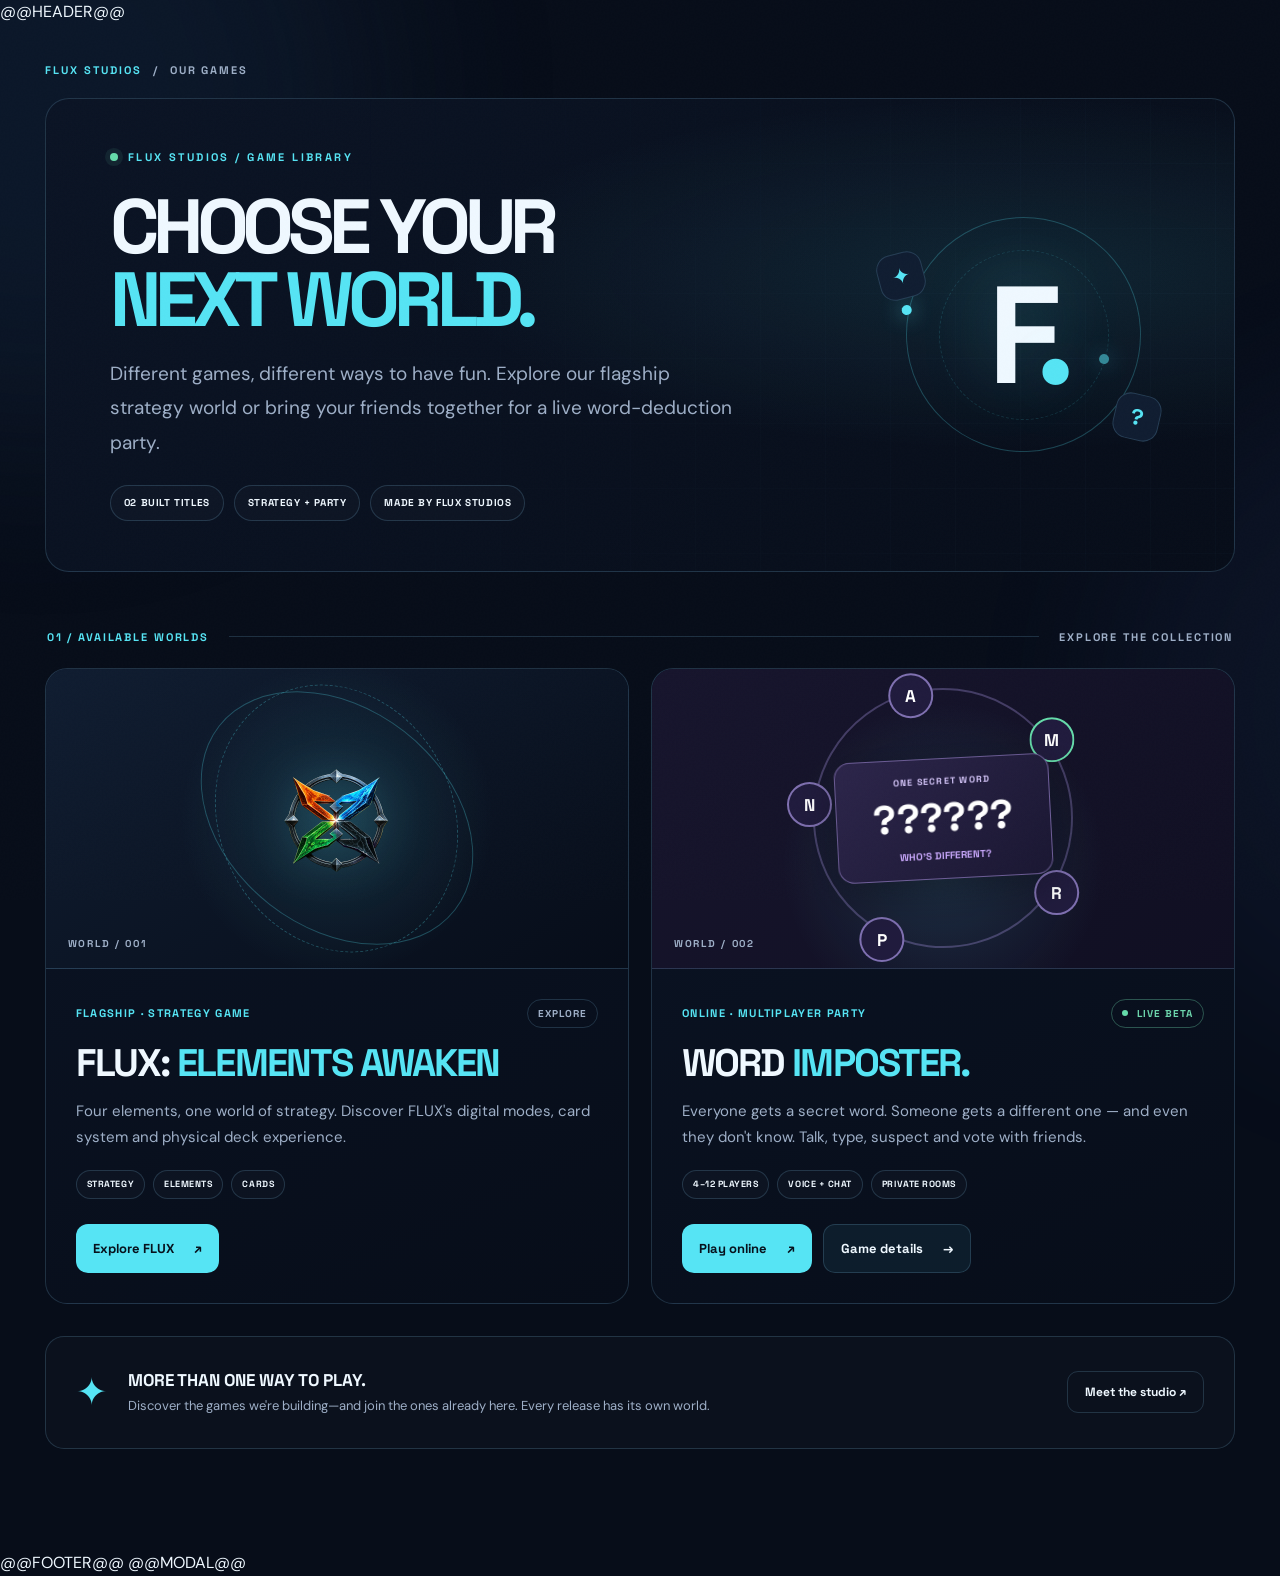
<file: tools/games_library_page_template.html>
<!DOCTYPE html>
<html data-site-page="games" lang="en">
<head>
  <meta charset="utf-8"/>
  <meta name="viewport" content="width=device-width,initial-scale=1,viewport-fit=cover"/>
  <meta name="theme-color" content="#070d19"/>
  <meta name="description" content="Explore games built by FLUX Studios. Discover FLUX: Elements Awaken and play Word Imposter online with your friends."/>
  <meta property="og:title" content="Our Games | FLUX Studios"/>
  <meta property="og:description" content="Original worlds and multiplayer party games. Explore the FLUX Studios game library."/>
  <meta property="og:type" content="website"/>
  <title>Our Games — FLUX Studios</title>
  <link rel="icon" type="image/png" href="../assets/img/flux-studio-brand.png"/>
  <link rel="preconnect" href="https://fonts.googleapis.com"/>
  <link rel="preconnect" href="https://fonts.gstatic.com" crossorigin/>
  <link href="https://fonts.googleapis.com/css2?family=DM+Sans:wght@400;500;600;700;800&amp;family=Space+Grotesk:wght@400;500;600;700;800&amp;display=swap" rel="stylesheet"/>
  <link rel="stylesheet" href="../assets/css/studio-home.css"/>
  <link rel="stylesheet" href="../assets/css/site-shell.css"/>
  <link rel="stylesheet" href="../assets/css/games-library.css"/>
  <script>try{const t=localStorage.getItem('flux-studios-theme');if(['flux-neon','elemental-spectrum','midnight-violet'].includes(t))document.documentElement.dataset.theme=t;}catch(_){}</script>
  <script defer src="../assets/js/site-config.js"></script>
  <script defer src="../assets/js/site-shell.js"></script>
</head>
<body class="flg-page">
<a href="#main" class="skip">Skip to content</a>
<div aria-hidden="true" class="ambient ambient-a"></div><div aria-hidden="true" class="ambient ambient-b"></div>
@@HEADER@@
<main id="main" class="flg-main">
  <div class="flg-container">
    <nav class="flg-breadcrumb" aria-label="Breadcrumb"><a href="../">FLUX STUDIOS</a><span aria-hidden="true">/</span><span aria-current="page">OUR GAMES</span></nav>
    <header class="flg-hero">
      <div class="flg-hero-copy">
        <span class="flg-kicker"><span class="flg-dot" aria-hidden="true"></span> FLUX STUDIOS / GAME LIBRARY</span>
        <h1>CHOOSE YOUR<br/><span>NEXT WORLD.</span></h1>
        <p>Different games, different ways to have fun. Explore our flagship strategy world or bring your friends together for a live word-deduction party.</p>
        <div class="flg-stats" aria-label="Game library highlights"><span>02 BUILT TITLES</span><span>STRATEGY + PARTY</span><span>MADE BY FLUX STUDIOS</span></div>
      </div>
      <div class="flg-hero-insignia" aria-hidden="true"><span class="flg-orbit flg-orbit-a"></span><span class="flg-orbit flg-orbit-b"></span><span class="flg-insignia-core">F<span class="flg-insignia-dot">.</span></span><span class="flg-insignia-mini flg-mini-a">✦</span><span class="flg-insignia-mini flg-mini-b">?</span></div>
    </header>
    <div class="flg-section-label"><span>01 / AVAILABLE WORLDS</span><span class="flg-section-line" aria-hidden="true"></span><span>EXPLORE THE COLLECTION</span></div>
    <section class="flg-grid" aria-label="FLUX Studios games">
      <article class="flg-card flg-card-flux" aria-labelledby="flgFluxTitle">
        <div class="flg-card-art flg-art-flux" aria-hidden="true"><span class="flg-art-ring flg-art-ring-a"></span><span class="flg-art-ring flg-art-ring-b"></span><img src="../assets/img/flux-emblem.png" alt="" class="flg-flux-emblem"/><span class="flg-art-index">WORLD / 001</span></div>
        <div class="flg-card-body">
          <div class="flg-card-top"><span class="flg-eyebrow">FLAGSHIP · STRATEGY GAME</span><span class="flg-status">EXPLORE</span></div>
          <h2 id="flgFluxTitle">FLUX: <span>ELEMENTS AWAKEN</span></h2>
          <p>Four elements, one world of strategy. Discover FLUX's digital modes, card system and physical deck experience.</p>
          <div class="flg-chips"><span>STRATEGY</span><span>ELEMENTS</span><span>CARDS</span></div>
          <div class="flg-card-actions"><a class="flg-btn flg-btn-primary" href="flux-elements-awaken/">Explore FLUX <span aria-hidden="true">↗</span></a></div>
        </div>
      </article>
      <article class="flg-card flg-card-wi" aria-labelledby="flgWiTitle">
        <div class="flg-card-art flg-art-wi" aria-hidden="true"><div class="flg-players"><span>A</span><span>M</span><span>R</span><span>P</span><span>N</span></div><div class="flg-word"><span>ONE SECRET WORD</span><strong>??????</strong><small>WHO'S DIFFERENT?</small></div><span class="flg-art-index">WORLD / 002</span></div>
        <div class="flg-card-body">
          <div class="flg-card-top"><span class="flg-eyebrow">ONLINE · MULTIPLAYER PARTY</span><span class="flg-status flg-status-live"><span class="flg-dot" aria-hidden="true"></span> LIVE BETA</span></div>
          <h2 id="flgWiTitle">WORD <span>IMPOSTER.</span></h2>
          <p>Everyone gets a secret word. Someone gets a different one — and even they don't know. Talk, type, suspect and vote with friends.</p>
          <div class="flg-chips"><span>4–12 PLAYERS</span><span>VOICE + CHAT</span><span>PRIVATE ROOMS</span></div>
          <div class="flg-card-actions"><a class="flg-btn flg-btn-primary" href="https://word-imposter-live.onrender.com/" target="_blank" rel="noopener noreferrer">Play online <span aria-hidden="true">↗</span></a><a class="flg-btn flg-btn-ghost" href="word-imposter/">Game details <span aria-hidden="true">→</span></a></div>
        </div>
      </article>
    </section>
    <aside class="flg-bottom" aria-label="More about the studio"><span class="flg-bottom-symbol" aria-hidden="true">✦</span><div><h2>MORE THAN ONE WAY TO PLAY.</h2><p>Discover the games we're building—and join the ones already here. Every release has its own world.</p></div><a href="../#studio">Meet the studio <span aria-hidden="true">↗</span></a></aside>
  </div>
</main>
@@FOOTER@@
@@MODAL@@
</body>
</html>
</file>
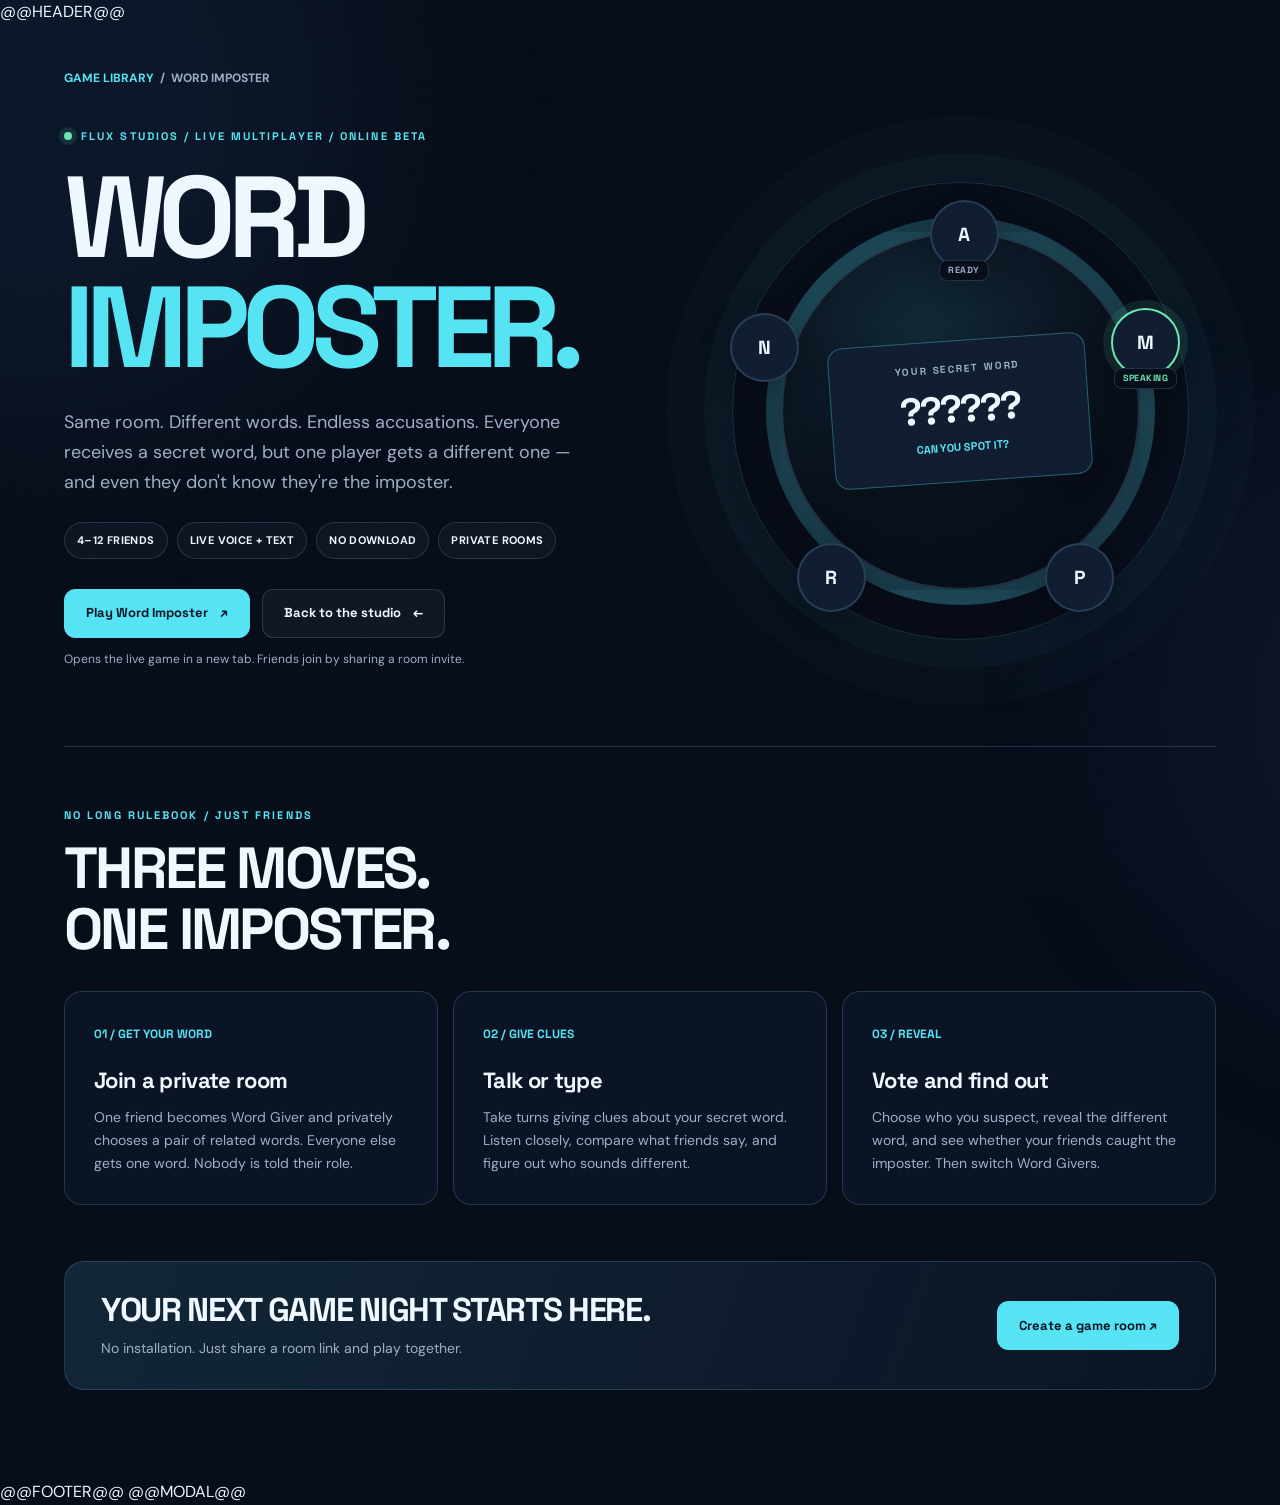
<file: tools/word_imposter_page_template.html>
<!doctype html>
<html data-site-page="game" lang="en">
<head>
  <meta charset="utf-8" />
  <meta name="viewport" content="width=device-width,initial-scale=1,viewport-fit=cover" />
  <meta name="theme-color" content="#070d19" />
  <meta name="description" content="Word Imposter by FLUX Studios — a live voice and text party game for 4–12 friends. One secret word is different, and even that player doesn't know." />
  <meta property="og:title" content="Word Imposter | FLUX Studios" />
  <meta property="og:description" content="Talk. Type. Suspect. Reveal. Play Word Imposter online with your friends." />
  <meta property="og:type" content="website" />
  <title>Word Imposter — Live Party Game | FLUX Studios</title>
  <link rel="icon" href="../../assets/img/flux-studio-brand.png" type="image/png" />
  <link rel="preconnect" href="https://fonts.googleapis.com" />
  <link rel="preconnect" href="https://fonts.gstatic.com" crossorigin />
  <link href="https://fonts.googleapis.com/css2?family=DM+Sans:wght@400;500;600;700;800&amp;family=Space+Grotesk:wght@400;500;600;700;800&amp;display=swap" rel="stylesheet" />
  <link rel="stylesheet" href="../../assets/css/studio-home.css" />
  <link rel="stylesheet" href="../../assets/css/site-shell.css" />
  <link rel="stylesheet" href="../../assets/css/word-imposter.css" />
  <script>try { const t = localStorage.getItem('flux-studios-theme'); if (['flux-neon','elemental-spectrum','midnight-violet'].includes(t)) document.documentElement.dataset.theme = t; } catch (_) {}</script>
  <script defer src="../../assets/js/site-config.js"></script>
  <script defer src="../../assets/js/site-shell.js"></script>
</head>
<body class="wi-detail">
<a class="skip" href="#main">Skip to content</a>
<div aria-hidden="true" class="ambient ambient-a"></div><div aria-hidden="true" class="ambient ambient-b"></div>
@@HEADER@@
<main id="main" class="wi-detail-main">
  <div class="wi-breadcrumb"><a href="../../#games">GAME LIBRARY</a> &nbsp;/&nbsp; WORD IMPOSTER</div>
  <section class="wi-details-hero" aria-labelledby="wiTitle">
    <div>
      <div class="wi-eyebrow"><span class="wi-live-dot"></span> FLUX STUDIOS / LIVE MULTIPLAYER / ONLINE BETA</div>
      <h1 id="wiTitle">WORD<br/><span>IMPOSTER.</span></h1>
      <p>Same room. Different words. Endless accusations. Everyone receives a secret word, but one player gets a different one — and even they don't know they're the imposter.</p>
      <div class="wi-tags"><span>4–12 FRIENDS</span><span>LIVE VOICE + TEXT</span><span>NO DOWNLOAD</span><span>PRIVATE ROOMS</span></div>
      <div class="wi-actions">
        <a class="wi-button wi-button-primary" href="https://word-imposter-live.onrender.com/" target="_blank" rel="noopener noreferrer">Play Word Imposter <span aria-hidden="true">↗</span></a>
        <a class="wi-button wi-button-secondary" href="../../#games">Back to the studio <span aria-hidden="true">←</span></a>
      </div>
      <p class="wi-beta-note">Opens the live game in a new tab. Friends join by sharing a room invite.</p>
    </div>
    <div class="wi-stage" role="img" aria-label="Five player badges surround a round table with a hidden secret word">
      <div class="wi-table"><div class="wi-card"><small>YOUR SECRET WORD</small><strong>??????</strong><b>CAN YOU SPOT IT?</b></div></div>
      <span class="wi-seat one">A<small>READY</small></span><span class="wi-seat two active">M<small>SPEAKING</small></span><span class="wi-seat three">P</span><span class="wi-seat four">R</span><span class="wi-seat five">N</span>
    </div>
  </section>
  <section class="wi-how" aria-labelledby="wiHow">
    <div class="wi-eyebrow">NO LONG RULEBOOK / JUST FRIENDS</div>
    <h2 id="wiHow">THREE MOVES.<br/>ONE IMPOSTER.</h2>
    <div class="wi-steps">
      <article class="wi-step"><span>01 / GET YOUR WORD</span><h3>Join a private room</h3><p>One friend becomes Word Giver and privately chooses a pair of related words. Everyone else gets one word. Nobody is told their role.</p></article>
      <article class="wi-step"><span>02 / GIVE CLUES</span><h3>Talk or type</h3><p>Take turns giving clues about your secret word. Listen closely, compare what friends say, and figure out who sounds different.</p></article>
      <article class="wi-step"><span>03 / REVEAL</span><h3>Vote and find out</h3><p>Choose who you suspect, reveal the different word, and see whether your friends caught the imposter. Then switch Word Givers.</p></article>
    </div>
  </section>
  <aside class="wi-final-cta" aria-label="Start playing Word Imposter">
    <div><h2>YOUR NEXT GAME NIGHT STARTS HERE.</h2><p>No installation. Just share a room link and play together.</p></div>
    <a class="wi-button wi-button-primary" href="https://word-imposter-live.onrender.com/" target="_blank" rel="noopener noreferrer">Create a game room ↗</a>
  </aside>
</main>
@@FOOTER@@
@@MODAL@@
</body>
</html>
</file>
<file: assets/css/studio-home.css>
:root{color-scheme:dark;--bg:#070d19;--surface:#0b1425;--surface2:#101d31;--ink:#eff8ff;--muted:#9eafc7;--line:rgba(135,199,239,.19);--accent:#56e4f4;--accent-rgb:86,228,244;--alt:#6c85ff;--warm:#fd975f;--head-glow:#21436a;--glass:rgba(11,26,44,.78);--ring1:#40bfff;--ring2:#6b79ff;--card-border:#1f4056;--font:'DM Sans',system-ui,Arial,sans-serif;--display:'Space Grotesk',system-ui,Arial,sans-serif}
html[data-theme="elemental-spectrum"]{--bg:#0d101b;--surface:#161b29;--surface2:#201b2c;--ink:#fff9f4;--muted:#c4b9c6;--line:rgba(255,178,131,.22);--accent:#ffbd74;--accent-rgb:255,189,116;--alt:#56d3cf;--warm:#fa6b50;--head-glow:#5e323d;--glass:rgba(23,20,31,.78);--ring1:#f69d50;--ring2:#42ceb5;--card-border:#644151}
html[data-theme="midnight-violet"]{--bg:#0b0819;--surface:#14102b;--surface2:#1c1538;--ink:#f8f4ff;--muted:#b4aacf;--line:rgba(188,158,255,.22);--accent:#bb98ff;--accent-rgb:187,152,255;--alt:#ed83ef;--warm:#6da9ff;--head-glow:#38215f;--glass:rgba(24,15,46,.8);--ring1:#b677fa;--ring2:#6887ff;--card-border:#43335f}
*{box-sizing:border-box}html{scroll-behavior:smooth;scroll-padding-top:95px}body{margin:0;background:var(--bg);color:var(--ink);font:400 16px/1.55 var(--font);overflow-x:hidden;transition:background .45s,color .45s}button,input,select,textarea{font:inherit}button,a{touch-action:manipulation}button{cursor:pointer}a{color:inherit;text-decoration:none}img{max-width:100%}body:before{content:"";position:fixed;inset:0;pointer-events:none;z-index:60;opacity:.075;background-image:url("data:image/svg+xml,%3Csvg xmlns='http://www.w3.org/2000/svg' width='120' height='120'%3E%3Cfilter id='n'%3E%3CfeTurbulence type='fractalNoise' baseFrequency='.55' numOctaves='3' stitchTiles='stitch'/%3E%3C/filter%3E%3Crect width='100%25' height='100%25' filter='url(%23n)' opacity='.22'/%3E%3C/svg%3E")}.ambient{pointer-events:none;position:fixed;width:52vw;height:52vw;filter:blur(100px);opacity:.20;border-radius:50%;z-index:-1}.ambient-a{background:var(--head-glow);left:-23%;top:-26%}.ambient-b{background:var(--alt);right:-39%;top:42%;opacity:.055}.skip{position:fixed;left:14px;top:-200px;background:var(--accent);color:#091124;padding:10px;z-index:100}.skip:focus{top:12px}*:focus-visible{outline:2px solid var(--accent);outline-offset:4px}
/* Navigation */
.header{height:84px;position:relative;z-index:30;max-width:1600px;margin:0 auto;padding:0 clamp(20px,5vw,80px);display:flex;align-items:center;justify-content:space-between;gap:22px;border-bottom:1px solid var(--line)}.identity{display:flex;align-items:center;gap:12px;min-width:190px}.identity img{width:46px;height:46px;object-fit:contain;filter:drop-shadow(0 0 15px rgba(var(--accent-rgb),.22))}.identity span{display:flex;flex-direction:column;line-height:.94}.identity strong{font:800 20px/1.05 var(--display);letter-spacing:-.06em}.identity small{font:700 11px/1 var(--display);letter-spacing:.42em;margin-top:6px}.identity-dot{color:var(--accent)}.desktop-nav{display:flex;gap:33px;align-items:center}.desktop-nav a{color:var(--muted);font-size:13px;font-weight:700;transition:color .2s}.desktop-nav a:hover{color:var(--ink)}.header-actions{display:flex;align-items:center;gap:16px}.theme-switch{border:1px solid var(--line);border-radius:999px;padding:5px 8px;display:flex;align-items:center;gap:4px;background:rgba(255,255,255,.03)}.theme-choice{height:34px;width:34px;border:1px solid transparent;background:transparent;border-radius:50%;display:grid;place-items:center}.theme-choice.active{background:rgba(var(--accent-rgb),.11);border-color:rgba(var(--accent-rgb),.4)}.theme-dot{width:14px;height:14px;border-radius:50%;display:block}.neon-dot{background:linear-gradient(135deg,#3cf3f1,#4e79fa)}.spectrum-dot{background:conic-gradient(#f7673d,#f2bb4b,#48d795,#46b8fa,#f7673d)}.violet-dot{background:linear-gradient(135deg,#8e58ff,#d684fa)}.theme-label{font-size:10px;color:var(--muted);padding:0 8px 0 5px;font-weight:700;min-width:94px}.mobile-toggle,.mobile-nav{display:none}.mobile-toggle{height:43px;width:43px;align-items:center;justify-content:center;flex-direction:column;gap:6px;background:var(--surface);border:1px solid var(--line);border-radius:10px}.mobile-toggle span{width:19px;height:2px;background:var(--ink)}
/* Hero */
.hero{max-width:1600px;min-height:760px;margin:0 auto;padding:54px clamp(20px,5vw,80px) 90px;position:relative;display:grid;grid-template-columns:minmax(0,1.06fr) minmax(0,1fr);align-items:center;gap:5px;isolation:isolate}.hero-grid{position:absolute;inset:0;z-index:-2;opacity:.38;background-image:linear-gradient(to right,transparent 99%,var(--line) 100%),linear-gradient(to bottom,transparent 99%,var(--line) 100%);background-size:78px 78px;mask-image:linear-gradient(to right,transparent,#000 55%,transparent 105%)}.hero-stars{position:absolute;inset:0;z-index:-1;opacity:.7;background:radial-gradient(circle at 68% 23%,var(--accent) 0 1px,transparent 2px),radial-gradient(circle at 81% 57%,#98b0ff 0 1px,transparent 2px),radial-gradient(circle at 92% 19%,var(--accent) 0 1px,transparent 2px),radial-gradient(circle at 56% 81%,#99baff 0 1px,transparent 2px)}.hero-copy{position:relative;z-index:5;padding-bottom:40px}.eyebrow,.small-caps,.section-no,.tag{font-size:11px;letter-spacing:.19em;font-weight:800;color:var(--accent)}.eyebrow{display:flex;align-items:center;gap:13px}.eyebrow-line{height:6px;width:6px;background:var(--accent);border-radius:50%;box-shadow:0 0 12px var(--accent)}h1,h2,h3,h4,p{margin-top:0}.hero h1{font:800 clamp(56px,5.7vw,91px)/.96 var(--display);letter-spacing:-.075em;margin:28px 0;max-width:760px}.accent-word{display:inline-block;background:linear-gradient(110deg,var(--ink) 3%,var(--accent) 75%,var(--alt));background-clip:text;color:transparent}.dot{color:var(--accent)}.hero-copy>p{max-width:490px;color:var(--muted);font-size:17px;line-height:1.75;margin:0 0 30px}.hero-actions{display:flex;gap:12px;flex-wrap:wrap}.btn{min-height:56px;display:inline-flex;align-items:center;justify-content:space-between;gap:26px;padding:0 23px;border:1px solid var(--line);border-radius:10px;font-size:13px;font-weight:800;transition:transform .2s,box-shadow .2s,background .2s}.btn span{font-size:20px;font-weight:400}.btn:hover{transform:translateY(-4px)}.btn-primary{color:#061322;background:var(--accent);border-color:var(--accent);box-shadow:0 12px 36px rgba(var(--accent-rgb),.18)}.btn-secondary{background:rgba(255,255,255,.035)}.hero-bottom{margin-top:92px;color:var(--muted);font-size:10px;letter-spacing:.16em;font-weight:700;display:flex;align-items:center;gap:34px}.hero-bottom span{white-space:nowrap}.status-pulse{width:7px;height:7px;background:#6dea9c;border-radius:50%;display:inline-block;box-shadow:0 0 10px #46e89b;margin-right:7px;animation:pulse 2s infinite}@keyframes pulse{50%{opacity:.35;box-shadow:0 0 22px #46e89b}}
/* Portal — genuine layered 3D composition, with JS pointer control */
.portal-wrap{min-width:0;min-height:600px;position:relative;display:grid;place-items:center;isolation:isolate;touch-action:pan-y}.portal-bloom{position:absolute;width:75%;aspect-ratio:1;border-radius:50%;z-index:-1;filter:blur(54px);background:radial-gradient(circle,rgba(var(--accent-rgb),.22),transparent 70%)}.portal-scene{width:100%;height:570px;perspective:950px;display:grid;place-items:center;cursor:grab;touch-action:pan-y;outline-offset:-8px}.portal-scene:active{cursor:grabbing}.portal-world{width:min(500px,88%);aspect-ratio:1;position:relative;transform-style:preserve-3d;transform:rotateX(var(--portal-x,-12deg)) rotateY(var(--portal-y,13deg));will-change:transform;filter:drop-shadow(0 40px 40px #0007)}.world-aura{position:absolute;inset:7%;border-radius:50%;background:conic-gradient(from 28deg,transparent,rgba(var(--accent-rgb),.27),transparent 28%,rgba(var(--accent-rgb),.27),transparent 73%,rgba(var(--accent-rgb),.25),transparent);filter:blur(25px)}.world-ring{position:absolute;border-radius:50%;transform-style:preserve-3d;box-shadow:inset 0 0 13px rgba(var(--accent-rgb),.40),0 0 40px rgba(var(--accent-rgb),.16)}.outer-ring{inset:7%;background:conic-gradient(from 35deg,var(--accent),#1c3358,var(--alt),#122945,var(--accent),#3b6091,var(--accent));-webkit-mask:radial-gradient(circle,transparent 62%,#000 64%,#000 75%,transparent 77%);mask:radial-gradient(circle,transparent 62%,#000 64%,#000 75%,transparent 77%);transform:translateZ(24px) rotateX(15deg);animation:ringSpin 24s linear infinite}.middle-ring{inset:13%;border:8px solid rgba(var(--accent-rgb),.73);outline:2px solid rgba(var(--accent-rgb),.38);outline-offset:15px;box-shadow:0 0 25px rgba(var(--accent-rgb),.32),inset 0 0 26px rgba(var(--accent-rgb),.24);transform:translateZ(56px) rotateX(18deg);background:radial-gradient(circle,transparent 54%,rgba(var(--accent-rgb),.15) 60%,transparent 69%)}.middle-ring:before,.middle-ring:after{content:"";position:absolute;inset:5%;border-radius:50%;border:1px dashed rgba(var(--accent-rgb),.39)}.middle-ring:after{inset:-8%;border-style:solid;opacity:.43}.inner-ring{inset:24%;border:2px solid rgba(var(--accent-rgb),.60);transform:translateZ(97px) rotateX(-6deg);box-shadow:0 0 27px rgba(var(--accent-rgb),.30),inset 0 0 28px rgba(var(--accent-rgb),.20)}.world-iris{position:absolute;inset:20%;border-radius:50%;transform:translateZ(20px);background:radial-gradient(circle at 50% 46%,#061126 0 5%,rgba(var(--accent-rgb),.09) 17%,rgba(8,16,35,.85) 40%,rgba(var(--accent-rgb),.2) 51%,rgba(4,12,28,.9) 69%);box-shadow:inset 0 0 50px #000a,0 0 45px rgba(var(--accent-rgb),.24)}.world-depth{position:absolute;inset:28%;border-radius:50%;transform:translateZ(64px);background:conic-gradient(from 20deg,rgba(var(--accent-rgb),.14),transparent 20%,rgba(var(--accent-rgb),.26),transparent 58%,rgba(var(--accent-rgb),.2));filter:blur(14px);animation:reverseSpin 15s linear infinite}.world-center{position:absolute;inset:32%;display:flex;flex-direction:column;justify-content:center;align-items:center;text-align:center;transform:translateZ(115px);color:var(--ink);font:800 clamp(16px,2vw,27px)/1.15 var(--display);letter-spacing:.08em;text-shadow:0 0 16px rgba(var(--accent-rgb),.5)}.world-center-mark{font-size:72px;line-height:1.2;color:var(--accent);filter:drop-shadow(0 0 18px var(--accent));animation:slowFloat 4s ease-in-out infinite}.orbit{position:absolute;inset:0;transform-style:preserve-3d;pointer-events:none}.orbit-token{height:90px;width:90px;border:1px solid rgba(var(--accent-rgb),.42);border-radius:20px;background:linear-gradient(145deg,var(--glass),rgba(31,54,79,.9));backdrop-filter:blur(7px);box-shadow:inset 0 2px 0 rgba(255,255,255,.13),0 19px 30px #0008,0 0 22px rgba(var(--accent-rgb),.17);display:flex;flex-direction:column;justify-content:center;align-items:center;color:var(--accent);font:400 44px/.9 var(--display);transform:translateZ(155px) rotateY(-18deg)}.orbit-token small{font:800 8px/1.1 var(--font);letter-spacing:.12em;color:var(--ink);margin-top:10px}.orbit-one{transform:translate(-35%,-25%)}.orbit-two{transform:translate(70%,-10%)}.orbit-three{transform:translate(-37%,65%)}.orbit-four{transform:translate(70%,69%)}.portal-note{position:absolute;bottom:25px;left:8%;right:8%;display:flex;justify-content:space-between;color:var(--muted);font:800 10px/1.2 var(--font);letter-spacing:.16em}.portal-note b{color:var(--accent);font-size:20px;vertical-align:middle;margin-left:6px}@keyframes ringSpin{to{transform:translateZ(24px) rotateX(15deg) rotateZ(360deg)}}@keyframes reverseSpin{to{transform:translateZ(64px) rotateZ(-360deg)}}@keyframes slowFloat{50%{transform:translateY(-9px)}}
.ticker{overflow:hidden;background:linear-gradient(90deg,var(--surface),rgba(var(--accent-rgb),.08),var(--surface));border-top:1px solid var(--line);border-bottom:1px solid var(--line);white-space:nowrap;height:61px;display:flex;align-items:center}.ticker div{display:flex;gap:39px;align-items:center;min-width:max-content;animation:marquee 35s linear infinite;font:800 12px var(--display);letter-spacing:.22em;color:var(--muted)}.ticker b{color:var(--accent);font-size:15px}@keyframes marquee{to{transform:translateX(-50%)}}
/* Sections */
.section{padding:110px clamp(20px,5vw,80px);max-width:1600px;margin:auto}.section-heading{display:grid;grid-template-columns:230px 1fr;gap:40px;margin-bottom:48px;align-items:start}.section-no{padding-top:16px}.section-heading h2,.contact h2{font:800 clamp(44px,5vw,78px)/1.03 var(--display);letter-spacing:-.066em;margin:0 0 22px}.section-heading h2 span,.contact h2 span{color:var(--accent)}.section-heading p{color:var(--muted);font-size:17px;max-width:570px;line-height:1.65}
.flagship{display:grid;grid-template-columns:1fr 1fr;border:1px solid var(--card-border);border-radius:24px;overflow:hidden;background:linear-gradient(145deg,rgba(var(--accent-rgb),.065),transparent 45%),var(--surface);min-height:510px}.flagship-art{position:relative;overflow:hidden;display:grid;place-items:center;isolation:isolate;background:radial-gradient(circle at 50% 40%,#162a4d 0,#0b1531 46%,#080e1e 78%)}.flagship-art:before{content:"";position:absolute;inset:0;background:linear-gradient(90deg,transparent,var(--accent) 50%,transparent);opacity:.045;transform:rotate(-35deg)}.flagship-orbit{position:absolute;width:65%;aspect-ratio:1;border:1px solid #5caaff78;border-radius:50%;transform:rotateX(50deg) rotateZ(20deg);box-shadow:0 0 45px #2c85ec24;animation:slowSpin 20s linear infinite}.flagship-orbit.ring-two{width:85%;border-color:#f7a76a50;transform:rotateX(70deg) rotateZ(70deg);animation-duration:26s;animation-direction:reverse}.flagship-logo{width:44%;max-width:330px;position:relative;z-index:2;filter:drop-shadow(0 0 45px #4ab4ff48);animation:slowFloat 5s ease-in-out infinite}.element-mark{height:74px;width:74px;position:absolute;z-index:3;padding:12px;border:1px solid #4f80ac60;border-radius:22px;background:#0b1e33aa;box-shadow:0 8px 38px #0008}.element-mark img{width:100%;height:100%;object-fit:contain}.element-mark.fire{top:12%;left:21%}.element-mark.water{top:12%;right:19%}.element-mark.nature{bottom:13%;left:18%}.element-mark.lightning{bottom:13%;right:20%}.art-id{position:absolute;bottom:17px;left:21px;font-size:10px;letter-spacing:.19em;color:#6ba4d9}.flagship-info{padding:clamp(34px,5vw,75px);display:flex;flex-direction:column;align-items:flex-start;justify-content:center}.tag{border:1px solid rgba(var(--accent-rgb),.32);padding:9px 13px;border-radius:99px;background:rgba(var(--accent-rgb),.08)}.flagship h3{font:800 clamp(56px,5vw,82px)/.99 var(--display);letter-spacing:-.075em;margin:28px 0}.flagship h3 em{color:var(--accent);font-style:normal}.flagship-info p{color:var(--muted);max-width:420px;line-height:1.7}.game-platforms{display:flex;flex-wrap:wrap;gap:9px;margin:12px 0 25px}.game-platforms span{font-size:10px;letter-spacing:.12em;color:#a7c2d4;border:1px solid var(--line);padding:8px 10px;border-radius:6px}.game-link{display:inline-flex;justify-content:space-between;align-items:center;min-width:250px;gap:30px;border-bottom:1px solid var(--accent);padding-bottom:12px;color:var(--accent);font-weight:800}.game-link span{font-size:22px}
.upcoming-head{display:flex;justify-content:space-between;align-items:end;gap:40px;margin:100px 0 28px}.upcoming-head h3{font:800 clamp(40px,4.5vw,64px)/1 var(--display);letter-spacing:-.06em;margin:12px 0 0}.upcoming-head h3 em{color:var(--accent);font-style:normal}.upcoming-head p{color:var(--muted);max-width:310px;font-size:14px}.future-grid{display:grid;grid-template-columns:repeat(3,minmax(0,1fr));gap:22px}.future-card{position:relative;background:var(--surface);border:1px solid var(--line);border-radius:17px;overflow:hidden;transition:transform .26s,border-color .26s;min-height:505px}.future-card:hover{transform:translateY(-8px);border-color:var(--accent)}.future-image{height:275px;overflow:hidden;background:#10192f;position:relative}.future-image img{width:100%;height:100%;object-fit:cover;transition:transform .4s}.future-card:hover .future-image img{transform:scale(1.045)}.future-image:after{content:"";position:absolute;inset:0;background:linear-gradient(transparent 70%,var(--surface))}.future-details{position:relative;padding:21px 24px 25px}.concept{font-size:9px;color:var(--muted);letter-spacing:.16em;font-weight:700}.future-details h4{font:800 clamp(29px,2.55vw,39px)/1.07 var(--display);letter-spacing:-.055em;margin:10px 0}.future-details h4 em{font-style:normal;color:var(--accent)}.future-details p{font-size:13px;line-height:1.55;color:var(--muted);min-height:60px}.concept-badge{display:inline-block;border:1px solid rgba(var(--accent-rgb),.35);border-radius:40px;color:var(--accent);font-size:9px;letter-spacing:.1em;padding:7px 10px;font-weight:800}.new-world{background:radial-gradient(circle at 50% 30%,rgba(var(--accent-rgb),.07),var(--surface) 75%)}.new-world-art{height:275px;position:relative;display:grid;place-items:center;overflow:hidden}.nw-r{position:absolute;width:200px;height:200px;border:1px solid var(--accent);border-radius:50%;opacity:.45;box-shadow:0 0 30px rgba(var(--accent-rgb),.25)}.nw-r1{transform:rotateX(64deg) rotateZ(25deg)}.nw-r2{transform:rotateY(66deg) rotateZ(-30deg)}.nw-center{font:800 135px/1 var(--display);color:var(--accent);text-shadow:0 0 40px rgba(var(--accent-rgb),.55);z-index:1}
.about{border-top:1px solid var(--line)}.values-grid{display:grid;grid-template-columns:repeat(3,minmax(0,1fr));border:1px solid var(--line);border-radius:19px;overflow:hidden}.values-grid article{padding:42px;min-height:300px;background:linear-gradient(145deg,rgba(var(--accent-rgb),.04),transparent),var(--surface);display:flex;flex-direction:column}.values-grid article+article{border-left:1px solid var(--line)}.value-index{color:var(--accent);font-size:11px;letter-spacing:.15em;font-weight:800}.value-symbol{font-size:62px;color:var(--accent);opacity:.7;line-height:1.7}.values-grid h3{font:700 27px var(--display);letter-spacing:-.04em;margin:12px 0}.values-grid p{font-size:14px;line-height:1.7;color:var(--muted);max-width:310px}
/* Support form */
.contact{display:grid;grid-template-columns:minmax(0,.83fr) minmax(0,1fr);gap:clamp(25px,6vw,110px);padding-top:110px;padding-bottom:120px}.contact-heading{padding-top:12px}.contact h2{margin-top:25px}.contact-heading p{color:var(--muted);max-width:430px;line-height:1.7}.contact-address{color:var(--accent);font-weight:800;display:inline-block;margin-top:21px;border-bottom:1px solid rgba(var(--accent-rgb),.5);padding-bottom:7px;overflow-wrap:anywhere}.contact-form{border:1px solid var(--line);border-radius:20px;padding:clamp(22px,3vw,40px);background:linear-gradient(145deg,rgba(var(--accent-rgb),.055),transparent 70%),var(--surface)}.form-top{display:flex;justify-content:space-between;gap:12px;margin-bottom:32px;border-bottom:1px solid var(--line);padding-bottom:24px}.form-top strong{font:800 13px var(--display);letter-spacing:.12em}.form-top span{font-size:10px;color:var(--muted);letter-spacing:.08em;font-weight:700}.form-grid{display:grid;grid-template-columns:1fr 1fr;gap:16px}.contact-form label{display:block;margin-bottom:21px;font-weight:700;font-size:12px;color:var(--ink)}.contact-form input,.contact-form select,.contact-form textarea{display:block;background:rgba(0,0,0,.17);color:var(--ink);border:1px solid var(--line);border-radius:9px;width:100%;outline:none;margin-top:9px;padding:14px 15px;min-height:51px;resize:vertical;transition:border-color .18s,box-shadow .18s;font-size:13px}.contact-form input:focus,.contact-form select:focus,.contact-form textarea:focus{border-color:var(--accent);box-shadow:0 0 0 3px rgba(var(--accent-rgb),.10)}.contact-form input::placeholder,.contact-form textarea::placeholder{color:#78879d}.contact-form select option{background:#0b1529;color:#fff}.contact-form .hp{position:absolute;left:-9999px;opacity:0;pointer-events:none}.form-footer{display:flex;align-items:center;justify-content:space-between;gap:22px}.form-footer>span{color:var(--muted);font-size:11px;line-height:1.6;max-width:260px}.form-footer>span b{overflow-wrap:anywhere}.submit-button{border:0;background:var(--accent);color:#081320;border-radius:9px;min-height:50px;padding:0 20px;display:inline-flex;align-items:center;gap:31px;font-size:13px;font-weight:800;white-space:nowrap}.submit-button b{font-size:22px}.submit-button:disabled{opacity:.6;cursor:wait}.form-status{font-size:13px;line-height:1.5;color:var(--muted);margin:13px 0 0}.form-status.ok{color:#67dfab}.form-status.error{color:#ffab99}
.footer{border-top:1px solid var(--line);padding:40px clamp(20px,5vw,80px);max-width:1600px;margin:auto}.footer-top,.footer-bottom{display:flex;justify-content:space-between;gap:20px;align-items:center}.footer-top p{color:var(--muted);font-size:13px}.footer-bottom{border-top:1px solid var(--line);margin-top:32px;padding-top:22px;color:var(--muted);font-size:11px}.footer-bottom>div{display:flex;flex-wrap:wrap;gap:20px}.footer-bottom a:hover{color:var(--accent)}
@media(max-width:1250px){.hero{grid-template-columns:1fr 1fr}.hero h1{font-size:clamp(52px,5.4vw,75px)}.portal-scene{height:520px}.portal-world{width:min(420px,84%)}.orbit-token{width:73px;height:73px;font-size:35px}.section-heading{grid-template-columns:165px 1fr}.flagship h3{font-size:clamp(46px,5vw,70px)}.future-details h4{font-size:29px}.future-card{min-height:510px}}
@media(max-width:980px){.desktop-nav{display:none}.mobile-toggle{display:flex}.mobile-nav{position:absolute;top:83px;right:20px;left:20px;z-index:50;display:flex;flex-direction:column;background:var(--surface);border:1px solid var(--line);border-radius:14px;padding:10px;box-shadow:0 22px 35px #0009}.mobile-nav[hidden]{display:none}.mobile-nav a{padding:13px 15px;font-weight:700;font-size:14px;border-bottom:1px solid var(--line)}.mobile-nav a:last-child{border-bottom:0}.hero{grid-template-columns:1fr;padding-top:75px;gap:0}.hero-copy{padding-bottom:0}.hero h1{max-width:800px}.hero-bottom{margin-top:35px}.portal-wrap{min-height:510px}.portal-scene{height:510px}.portal-world{width:min(440px,70%)}.portal-note{bottom:0}.section-heading{grid-template-columns:1fr;gap:18px}.section-no{padding:0}.flagship{grid-template-columns:1fr}.flagship-art{height:410px}.flagship-info{padding:45px}.future-grid{grid-template-columns:repeat(2,1fr)}.future-grid .new-world{grid-column:span 2}.contact{grid-template-columns:1fr}.contact-heading{max-width:650px}.contact-form{max-width:800px;width:100%}}
@media(max-width:640px){.header{height:72px;padding:0 18px}.identity{min-width:0;gap:8px}.identity img{width:37px;height:37px}.identity strong{font-size:16px}.identity small{font-size:9px}.theme-switch{padding:4px;gap:0}.theme-choice{height:32px;width:31px}.theme-label{display:none}.header-actions{gap:8px}.mobile-nav{top:72px}.hero{padding:46px 20px 70px;min-height:0}.eyebrow{font-size:9px;letter-spacing:.1em}.hero h1{font-size:clamp(44px,11.2vw,67px);letter-spacing:-.07em;margin:20px 0}.hero-copy>p{font-size:14px;line-height:1.65}.hero-actions{gap:8px}.btn{min-height:49px;padding:0 15px;font-size:11px;gap:13px}.hero-bottom{margin-top:32px;font-size:8px;gap:14px;flex-wrap:wrap}.portal-wrap{min-height:345px;margin-top:6px}.portal-scene{height:325px}.portal-world{width:80%}.orbit-token{height:53px;width:53px;font-size:26px;border-radius:12px}.orbit-token small{font-size:6px;margin-top:5px}.world-center-mark{font-size:45px}.world-center{font-size:12px}.portal-note{bottom:0;font-size:8px;left:2%;right:2%}.ticker{height:44px}.ticker div{font-size:10px}.section{padding:74px 20px}.section-heading{margin-bottom:28px}.section-heading h2,.contact h2{font-size:clamp(39px,10vw,56px)}.section-heading p{font-size:14px}.flagship{border-radius:15px}.flagship-art{height:315px}.element-mark{width:48px;height:48px;padding:6px;border-radius:13px}.flagship-info{padding:27px}.flagship h3{font-size:clamp(49px,11.8vw,72px);margin:21px 0}.flagship-info p{font-size:14px}.upcoming-head{display:block;margin:70px 0 24px}.upcoming-head h3{font-size:40px}.upcoming-head p{margin-top:19px;font-size:13px}.future-grid{grid-template-columns:1fr;gap:17px}.future-grid .new-world{grid-column:auto}.future-card{min-height:460px}.future-image,.new-world-art{height:250px}.future-details h4{font-size:33px}.future-details p{min-height:45px}.values-grid{grid-template-columns:1fr}.values-grid article{min-height:auto;padding:25px 28px}.values-grid article+article{border-left:0;border-top:1px solid var(--line)}.value-symbol{font-size:45px}.contact{padding-bottom:80px;gap:34px}.contact h2{font-size:52px}.contact-form{padding:23px}.form-grid{grid-template-columns:1fr;gap:0}.form-top{flex-direction:column;gap:8px}.form-footer{flex-direction:column;align-items:stretch}.submit-button{justify-content:space-between}.footer{padding:31px 20px}.footer-top,.footer-bottom{align-items:flex-start;flex-direction:column}.footer-bottom>div{gap:12px 18px}}
@media(max-width:390px){.theme-choice{width:25px;height:28px}.hero h1{font-size:43px}.portal-world{width:84%}.portal-scene{height:305px}.portal-wrap{min-height:323px}}
@media(prefers-reduced-motion:reduce){*,*:before,*:after{animation-duration:.001ms!important;animation-iteration-count:1!important;transition-duration:.001ms!important}html{scroll-behavior:auto}}
/* Place the orbiting world tokens around the portal, with depth preserved on their icons. */
.orbit{display:grid;place-items:center}
.orbit-one{transform:translate(-36%,-34%)}
.orbit-two{transform:translate(36%,-30%)}
.orbit-three{transform:translate(-36%,36%)}
.orbit-four{transform:translate(36%,36%)}

/* V6 — sculptural, geometric 3D World Forge (same visual direction as the approved crystal reference). */
.crystal-wrap{min-height:620px;overflow:visible;isolation:isolate}
.crystal-halo{position:absolute;inset:12% 4% 12%;border-radius:50%;background:radial-gradient(ellipse at center,rgba(65,235,201,.13),rgba(41,148,235,.05) 45%,transparent 72%);filter:blur(36px);z-index:-1;pointer-events:none}
.crystal-scene{position:relative;height:615px;width:100%;max-width:760px;outline-offset:-4px;cursor:grab;touch-action:pan-y;overflow:hidden;border-radius:12px}
.crystal-scene.dragging{cursor:grabbing}
.crystal-scene::before{content:"";position:absolute;inset:9% 0 6%;background:radial-gradient(ellipse at center,rgba(50,227,224,.14),transparent 68%);pointer-events:none}
.crystal-scene::after{content:"";position:absolute;inset:0;pointer-events:none;z-index:3;background:linear-gradient(180deg,var(--bg) 0%,transparent 12%,transparent 86%,var(--bg) 100%);opacity:.58}
.crystal-poster{position:absolute;inset:0;width:100%;height:100%;object-fit:contain;pointer-events:none;opacity:.92;transition:opacity .45s;filter:drop-shadow(0 18px 24px rgba(0,0,0,.4))}
.crystal-ready .crystal-poster{opacity:.09;filter:blur(12px);transform:scale(1.13)}
.crystal-canvas{display:block;position:absolute;inset:0;z-index:1;opacity:0;transition:opacity .6s;pointer-events:none}
.crystal-ready .crystal-canvas{opacity:1}
.crystal-caption{position:absolute;z-index:4;bottom:42px;left:50%;transform:translateX(-50%);display:flex;align-items:center;justify-content:center;gap:10px;white-space:nowrap;letter-spacing:.15em;color:var(--muted);font-size:9px;font-weight:800;pointer-events:none;opacity:.82}
.pulse-dot{width:5px;height:5px;background:var(--accent);box-shadow:0 0 10px var(--accent);border-radius:50%}.caption-slash{opacity:.4}
.crystal-wrap .portal-note{position:absolute;z-index:5;bottom:16px;left:3%;right:3%;pointer-events:none}
/* Restored V4-style bold editorial contact treatment, with the working V5 support form. */
:root{--contact-bg:#dcfca1;--contact-ink:#15241b;--contact-muted:#465846;--contact-strong:#b3e66e}
html[data-theme="elemental-spectrum"]{--contact-bg:#ffd3a3;--contact-ink:#32231a;--contact-muted:#6e4d39;--contact-strong:#faad78}
html[data-theme="midnight-violet"]{--contact-bg:#dccaff;--contact-ink:#221633;--contact-muted:#55436e;--contact-strong:#bca1ef}
.contact-lime{max-width:none;min-height:830px;padding:110px max(5vw,calc((100vw - 1500px)/2)) 105px;position:relative;isolation:isolate;overflow:hidden;background:var(--contact-bg);color:var(--contact-ink);grid-template-columns:minmax(0,1.14fr) minmax(390px,.86fr);gap:clamp(40px,4vw,85px);transition:background .4s}
.contact-lime .contact-heading{padding-top:5px;position:relative;z-index:2;align-self:center}
.contact-lime .section-no{color:var(--contact-ink);letter-spacing:.24em}
.contact-lime h2{font-size:clamp(54px,5.55vw,102px);line-height:.95;letter-spacing:-.085em;margin:29px 0 34px;max-width:900px;overflow-wrap:normal}
.contact-lime h2 span{color:var(--contact-ink);opacity:.77}
.contact-lime .contact-heading p{color:var(--contact-muted);font-size:17px;line-height:1.7;max-width:500px}
.contact-lime .contact-address{display:inline-flex;align-items:center;margin-top:24px;border:1px solid var(--contact-ink);background:var(--contact-ink);color:var(--contact-bg);padding:18px 25px;text-decoration:none;font-size:14px;letter-spacing:-.012em;transition:transform .22s}
.contact-lime .contact-address:hover{transform:translateY(-3px)}
.contact-giant{position:absolute;z-index:0;right:-4%;bottom:-15%;font:900 clamp(260px,34vw,650px)/.8 var(--display);color:var(--contact-ink);opacity:.047;letter-spacing:-.13em;pointer-events:none;user-select:none}
.contact-spark{position:absolute;z-index:0;top:80px;right:14%;font-size:180px;line-height:1;color:var(--contact-ink);opacity:.12;transform:rotate(-15deg);pointer-events:none}
.contact-lime .contact-form{position:relative;z-index:3;border-radius:24px;border:1px solid rgba(255,255,255,.12);background:linear-gradient(140deg,#162826,#0b191d);box-shadow:0 36px 80px rgba(36,61,39,.2);padding:clamp(28px,3vw,48px);color:#edfdf4;align-self:center}
.contact-lime .form-top{border-color:#45615b}.contact-lime .form-top strong{color:#eaffef}.contact-lime .form-top span{color:#a8c4b4}
.contact-lime .contact-form label{color:#f3fff5}
.contact-lime .contact-form input,.contact-lime .contact-form select,.contact-lime .contact-form textarea{background:rgba(255,255,255,.045);border-color:#3c5856;color:#f5fff9}
.contact-lime .contact-form select option{background:#152b29;color:#fff}
.contact-lime .contact-form input:focus,.contact-lime .contact-form select:focus,.contact-lime .contact-form textarea:focus{border-color:#c7ff99;box-shadow:0 0 0 3px rgba(190,255,149,.15)}
.contact-lime .contact-form input::placeholder,.contact-lime .contact-form textarea::placeholder{color:#92b1ae}
.contact-lime .form-footer>span{color:#b0c8c1}.contact-lime .submit-button{background:#d4fc93;color:#112219}.contact-lime .submit-button:hover{background:#eaffc6}
.contact-lime .form-status{color:#b6cec7}.contact-lime .form-status.ok{color:#aef8c4}.contact-lime .form-status.error{color:#ffb3a6}
@media(max-width:1260px){.crystal-scene{height:550px}.crystal-wrap{min-height:560px}.contact-lime{grid-template-columns:1fr 1fr;gap:40px}.contact-lime h2{font-size:clamp(54px,5.8vw,86px)}}
@media(max-width:980px){.crystal-scene{height:550px;margin:auto}.crystal-wrap{min-height:575px}.contact-lime{grid-template-columns:1fr;padding:95px 7vw;gap:48px;min-height:0}.contact-lime .contact-heading{max-width:750px}.contact-lime .contact-form{max-width:800px;width:100%}.contact-lime h2{font-size:clamp(62px,9vw,100px)}.contact-spark{top:60px;right:6%}}
@media(max-width:640px){.crystal-scene{height:345px}.crystal-wrap{min-height:365px;margin-top:4px}.crystal-caption{font-size:7px;bottom:38px}.crystal-wrap .portal-note{bottom:11px}.contact-lime{padding:76px 22px 80px;gap:32px}.contact-lime h2{font-size:clamp(46px,10.9vw,70px);line-height:.96;letter-spacing:-.081em;margin:20px 0 27px}.contact-lime .contact-heading p{font-size:14px}.contact-lime .contact-address{font-size:12px;padding:15px 17px;margin-top:15px}.contact-lime .contact-form{padding:23px 20px}.contact-giant{font-size:70vw;bottom:7%}.contact-spark{font-size:105px}}
@media(max-width:390px){.crystal-scene{height:320px}.crystal-wrap{min-height:335px}}


/* Compact support CTA; the long Google Form lives in an accessible overlay. */
.contact-lime{min-height:640px;padding-top:88px;padding-bottom:88px;grid-template-columns:minmax(0,1.08fr) minmax(350px,.92fr)}
.contact-lime .contact-heading p{max-width:460px}
.contact-lime .contact-address-static{cursor:text;user-select:text;font-weight:700;text-transform:none}
.contact-mini{position:relative;z-index:3;align-self:center;min-width:0;padding:clamp(26px,3.3vw,46px);border-radius:24px;border:1px solid #ffffff25;background:linear-gradient(142deg,#122c2b,#0b1b24 78%);box-shadow:0 28px 68px #172a2838;color:#f4fffa}
.contact-mini-head{display:flex;align-items:center;gap:11px;margin-bottom:28px;color:#c9e4da;font-size:10px;font-weight:800;letter-spacing:1.8px}
.mini-symbol{display:grid;place-items:center;width:41px;height:41px;border:1px solid #cfff9755;background:#b5e98818;border-radius:11px;color:#ceffa1;font-size:28px}
.contact-mini h3{margin:0;font:750 clamp(31px,3.4vw,51px)/1.06 'Space Grotesk',sans-serif;letter-spacing:-1.7px;color:#fff}
.contact-mini h3 span{color:#c7fc95}
.contact-mini>p{margin:19px 0 20px;max-width:34ch;color:#b4cbc5;font-size:14px;line-height:1.7}
.mini-topics{display:flex;flex-wrap:wrap;gap:9px;margin:0 0 30px}
.mini-topics span{border:1px solid #85aa9a55;border-radius:100px;padding:8px 11px;color:#d4e6df;font-size:11px;font-weight:650}
.support-launch{display:flex;align-items:center;justify-content:space-between;gap:18px;width:100%;min-height:58px;padding:15px 22px;border:0;border-radius:11px;background:#d8ffa7;color:#14251a;font:800 15px 'Space Grotesk',sans-serif;cursor:pointer;transition:transform .2s ease,background .2s}
.support-launch span:last-child{font-size:24px}
.support-launch:hover{background:#edffcc;transform:translateY(-2px)}
.support-launch:focus-visible,.support-close:focus-visible{outline:3px solid #7fd6fb;outline-offset:3px}
.mini-foot{display:flex;align-items:center;gap:8px;margin-top:19px;color:#9cb8af;font-size:11px;line-height:1.5}
.mini-foot .status-pulse{flex:0 0 auto;background:#baf493}
.support-modal[hidden]{display:none!important}
.support-modal{position:fixed;z-index:9999;inset:0;display:grid;place-items:center;padding:clamp(12px,3vw,35px)}
.support-modal-shade{position:absolute;inset:0;background:#010b14de;backdrop-filter:blur(10px)}
.support-modal-box{position:relative;display:flex;flex-direction:column;width:min(740px,100%);height:min(91dvh,900px);min-height:300px;overflow:hidden;border-radius:18px;background:#f5f7fb;box-shadow:0 40px 100px #000a}
.support-modal-header{display:flex;align-items:flex-start;justify-content:space-between;gap:14px;padding:22px 25px 17px;background:#102728;color:#f6fff8}
.support-modal-eyebrow{font-size:9px;font-weight:800;letter-spacing:1.8px;color:#c7fd9e}
.support-modal-header h2{margin:6px 0 0;font:750 clamp(21px,3vw,29px)/1.15 'Space Grotesk',sans-serif;letter-spacing:-.8px}
.support-modal-header h2 span{color:#c6fa9d}
.support-close{border:1px solid #84b19e66;color:#e9fff2;background:#ffffff0c;cursor:pointer;border-radius:10px;width:40px;height:40px;font-size:28px;line-height:1}
.support-iframe-wrap{flex:1;min-height:0;overflow:hidden;background:#f5f7fb}
.support-iframe-wrap iframe{display:block;width:100%;height:100%;border:0}
.support-modal-footer{display:flex;justify-content:space-between;align-items:center;flex-wrap:wrap;gap:12px;padding:13px 23px;color:#596775;background:#edf3f4;font-size:11px}
.support-modal-footer a{color:#076a7d;font-weight:800;text-decoration:underline;text-underline-offset:3px}
body.support-modal-open{overflow:hidden}
@media(max-width:980px){.contact-lime{grid-template-columns:1fr;gap:35px}.contact-mini{width:min(700px,100%)}.contact-lime .contact-heading{max-width:760px}}
@media(max-width:600px){.contact-lime{padding-top:72px;padding-bottom:72px}.contact-mini{padding:25px 22px;border-radius:17px}.mini-topics{gap:7px;margin-bottom:24px}.mini-topics span{font-size:10px;padding:7px 9px}.contact-mini h3{font-size:35px}.support-modal{padding:0}.support-modal-box{height:100dvh;max-height:none;border-radius:0}.support-modal-header{padding:16px 15px}.support-modal-footer{padding:13px 15px}}
</file>
<file: assets/css/word-imposter.css>
/* Word Imposter — new FLUX Studios game. Uses the studio's existing theme tokens. */
.wi-spotlight{display:grid;grid-template-columns:minmax(0,1fr) minmax(0,.93fr);gap:clamp(22px,4vw,64px);align-items:center;margin:clamp(42px,6vw,90px) 0 56px;padding:clamp(24px,4vw,62px);position:relative;overflow:hidden;border:1px solid var(--line);border-radius:28px;background:linear-gradient(135deg,rgba(var(--accent-rgb),.095),transparent 54%),var(--surface)}
.wi-spotlight::before{content:"";position:absolute;width:260px;height:260px;right:-130px;top:-140px;border:1px solid rgba(var(--accent-rgb),.25);border-radius:50%;pointer-events:none}
.wi-eyebrow{display:flex;align-items:center;gap:9px;color:var(--accent);font:800 11px/1.5 var(--display);letter-spacing:.19em;text-transform:uppercase}
.wi-live-dot{width:8px;height:8px;flex:none;border-radius:50%;background:#6ce7b1;box-shadow:0 0 0 5px rgba(108,231,177,.11)}
.wi-spotlight h3,.wi-details-hero h1{font-family:var(--display);font-size:clamp(44px,5.7vw,90px);font-weight:800;line-height:.95;letter-spacing:-.07em;margin:19px 0 22px;color:var(--ink)}
.wi-spotlight h3 span,.wi-details-hero h1 span{color:var(--accent)}
.wi-spotlight p,.wi-details-hero p{color:var(--muted);font:400 clamp(15px,1.5vw,18px)/1.65 var(--font);max-width:530px;margin:0 0 25px}
.wi-tags{display:flex;gap:9px;flex-wrap:wrap;margin:24px 0 30px}.wi-tags span{font:700 11px/1.3 var(--font);letter-spacing:.035em;color:var(--ink);padding:10px 12px;border:1px solid var(--line);border-radius:999px;background:rgba(255,255,255,.035)}
.wi-actions{display:flex;flex-wrap:wrap;gap:12px}.wi-button{display:inline-flex;align-items:center;justify-content:center;gap:12px;min-height:49px;padding:13px 21px;border:1px solid var(--line);border-radius:11px;font:800 13px/1.25 var(--display);transition:transform .18s,border-color .18s,background .18s}.wi-button:hover{transform:translateY(-2px);border-color:var(--accent)}.wi-button-primary{background:var(--accent);color:#061426!important;border-color:var(--accent)}.wi-button-secondary{background:rgba(255,255,255,.045);color:var(--ink)}
/* A CSS-native tabletop visual; no generic illustration or AI image needed. */
.wi-stage{position:relative;min-height:380px;display:grid;place-items:center;isolation:isolate}
.wi-stage::before{content:"";position:absolute;width:min(85%,390px);aspect-ratio:1;border:1px solid var(--line);border-radius:50%;box-shadow:0 0 0 28px rgba(var(--accent-rgb),.035),0 0 0 66px rgba(var(--accent-rgb),.018)}
.wi-table{position:relative;z-index:1;width:min(72%,320px);aspect-ratio:1;border-radius:50%;border:15px solid rgba(var(--accent-rgb),.21);background:radial-gradient(circle at 40% 30%,rgba(var(--accent-rgb),.13),transparent 65%),var(--bg);box-shadow:0 25px 90px rgba(0,0,0,.2),inset 0 0 0 2px var(--line);display:grid;place-items:center}
.wi-card{padding:22px 14px;border:1px solid rgba(var(--accent-rgb),.34);background:var(--surface2);box-shadow:0 14px 30px rgba(0,0,0,.24);border-radius:15px;transform:rotate(-4deg);text-align:center;min-width:72%;max-width:85%}.wi-card small{font:800 10px/1.1 var(--display);letter-spacing:.18em;color:var(--muted);display:block}.wi-card strong{font:800 clamp(22px,3vw,42px)/1.15 var(--display);color:var(--ink);letter-spacing:-.05em;display:block;margin:13px 0 3px}.wi-card b{font:800 11px/1.1 var(--display);color:var(--accent)}
.wi-seat{position:absolute;z-index:3;display:flex;align-items:center;justify-content:center;border-radius:50%;height:69px;width:69px;color:var(--ink);background:var(--surface2);border:2px solid var(--line);font:800 19px/1 var(--display);box-shadow:0 6px 30px rgba(0,0,0,.27)}.wi-seat.one{top:7%;left:44%}.wi-seat.two{top:29%;right:7%}.wi-seat.three{bottom:9%;right:20%}.wi-seat.four{bottom:9%;left:18%}.wi-seat.five{top:30%;left:5%}.wi-seat.active{border-color:#6ce7b1;box-shadow:0 0 0 8px rgba(108,231,177,.1),0 8px 25px rgba(0,0,0,.25)}.wi-seat small{position:absolute;bottom:-14px;white-space:nowrap;font-size:9px;letter-spacing:.05em;padding:5px 8px;border-radius:8px;background:var(--bg);border:1px solid var(--line);color:var(--muted)}.wi-seat.active small{color:#6ce7b1}
.wi-detail-main{max-width:1460px;margin:0 auto;padding:34px clamp(20px,5vw,80px) 90px}.wi-breadcrumb{color:var(--muted);font:700 12px var(--font);margin:11px 0 42px}.wi-breadcrumb a{color:var(--accent)}.wi-details-hero{display:grid;grid-template-columns:minmax(0,1.08fr) minmax(0,.92fr);align-items:center;gap:40px;min-height:535px}.wi-details-hero h1{font-size:clamp(65px,9vw,138px);margin-bottom:26px}.wi-details-hero .wi-stage{min-height:490px}.wi-details-hero .wi-table{width:min(76%,390px)}.wi-details-hero .wi-stage::before{width:min(89%,460px)}
.wi-how{margin:52px 0 20px;border-top:1px solid var(--line);padding-top:60px}.wi-how h2{font:800 clamp(30px,5vw,58px)/1.06 var(--display);letter-spacing:-.045em;color:var(--ink);margin:14px 0 30px}.wi-steps{display:grid;grid-template-columns:repeat(3,minmax(0,1fr));gap:15px}.wi-step{padding:29px;border:1px solid var(--line);background:var(--surface);border-radius:18px}.wi-step span{font:800 12px var(--display);color:var(--accent)}.wi-step h3{font:800 22px var(--display);letter-spacing:-.03em;margin:20px 0 12px}.wi-step p{color:var(--muted);font:400 14px/1.65 var(--font);margin:0}.wi-final-cta{display:flex;align-items:center;justify-content:space-between;gap:25px;margin:56px 0 0;padding:30px 36px;border-radius:20px;border:1px solid var(--line);background:linear-gradient(110deg,rgba(var(--accent-rgb),.09),transparent),var(--surface)}.wi-final-cta h2{font:800 clamp(22px,3vw,33px)/1.15 var(--display);letter-spacing:-.04em;margin:0 0 8px}.wi-final-cta p{color:var(--muted);margin:0;font-size:14px}.wi-beta-note{font-size:12px!important;color:var(--muted)!important;margin-top:12px!important}
@media(max-width:880px){.wi-spotlight,.wi-details-hero{grid-template-columns:1fr}.wi-stage{min-height:340px}.wi-details-hero .wi-stage{min-height:370px}.wi-steps{grid-template-columns:1fr}.wi-final-cta{flex-direction:column;align-items:flex-start}.wi-spotlight{padding:30px 24px}.wi-details-hero h1{font-size:clamp(52px,12vw,95px)}}
@media(max-width:480px){.wi-stage{min-height:280px}.wi-stage::before{width:77%}.wi-table{width:67%;border-width:11px}.wi-seat{width:49px;height:49px;font-size:14px}.wi-seat small{font-size:8px}.wi-details-hero .wi-stage{min-height:300px}.wi-details-hero .wi-table{width:70%}.wi-spotlight h3{font-size:clamp(44px,12vw,65px)}.wi-final-cta{padding:24px}.wi-actions>.wi-button{width:100%}}
@media(prefers-reduced-motion:reduce){.wi-button{transition:none}.wi-button:hover{transform:none}}
</file>
<file: assets/css/site-shell.css>
@import url('https://fonts.googleapis.com/css2?family=Space+Grotesk:wght@500;600;700;800&family=DM+Sans:wght@400;500;600;700;800&display=swap');
/* FLUX STUDIOS — one shared website shell; intentionally namespaced. */
:root{--ofs-accent:#62dded;--ofs-contrast:#071324;--ofs-bg:#081120;--ofs-line:rgba(159,205,228,.2);--ofs-ink:#f5f9ff;--ofs-muted:#a6b9cb}
html[data-theme="elemental-spectrum"]{--ofs-accent:#ffbf78;--ofs-contrast:#231422;--ofs-bg:#15101b;--ofs-line:rgba(255,198,152,.22)}
html[data-theme="midnight-violet"]{--ofs-accent:#c2a0ff;--ofs-contrast:#180b31;--ofs-bg:#0e0a1d;--ofs-line:rgba(205,178,255,.23)}
/* On game pages also carry the selected studio theme into primary accents. */
html[data-site-page="game"][data-theme="elemental-spectrum"]{--cyan:#ffbb79;--bg:#100d17;--bg2:#171220;--line:rgba(255,195,141,.2)}
html[data-site-page="game"][data-theme="midnight-violet"]{--cyan:#c3a3ff;--bg:#090918;--bg2:#130e23;--line:rgba(178,145,255,.19)}
.ofs-header,.ofs-footer,.ofs-trail,.ofs-contact-banner,.ofs-modal{font-family:'DM Sans',system-ui,Arial,sans-serif;letter-spacing:normal}
.ofs-header{position:sticky;top:0;z-index:2000;background:rgba(5,12,22,.94);border-bottom:1px solid var(--ofs-line);backdrop-filter:blur(18px);color:var(--ofs-ink);width:100%;}
.ofs-header-inner{width:min(1520px,100%);padding:0 clamp(18px,4vw,72px);margin:auto;min-height:82px;display:flex;align-items:center;justify-content:space-between;gap:24px}
.ofs-brand{display:flex;align-items:center;gap:10px;flex:0 0 auto;text-decoration:none;color:#f4faff;line-height:1!important;}
.ofs-brand img{width:46px;height:46px;object-fit:contain;filter:drop-shadow(0 0 15px rgba(73,197,247,.18));}
.ofs-brand .ofs-brand-words{display:flex;flex-direction:column;gap:4px}
.ofs-brand strong{font:800 19px/1.05 'Space Grotesk','DM Sans',sans-serif;letter-spacing:-.055em}
.ofs-brand small{font:800 9px/1 'DM Sans',sans-serif;letter-spacing:.29em;color:#bdc8d6}
.ofs-brand .ofs-brand-dot{color:var(--ofs-accent)}
.ofs-nav{display:flex;align-items:center;justify-content:center;gap:clamp(12px,1.7vw,29px);margin-left:auto;white-space:nowrap}
.ofs-nav a,.ofs-nav button{font:700 12px/1.2 'DM Sans',sans-serif;text-decoration:none;color:#b7c7d8;border:0;background:none;padding:11px 0;cursor:pointer;transition:color .2s}
.ofs-nav a:hover,.ofs-nav button:hover,.ofs-nav [aria-current="page"]{color:var(--ofs-accent)}
.ofs-header-actions{display:flex;align-items:center;gap:12px;flex-shrink:0}
.ofs-theme{display:flex;align-items:center;gap:2px;padding:5px;border:1px solid var(--ofs-line);border-radius:24px;background:rgba(255,255,255,.035)}
.ofs-theme button{width:29px;height:29px;border:1px solid transparent;background:transparent;display:grid;place-items:center;cursor:pointer;border-radius:100%;padding:4px}
.ofs-theme button[aria-pressed="true"]{border-color:var(--ofs-accent);background:rgba(255,255,255,.08)}
.ofs-theme-dot{width:14px;height:14px;border-radius:50%;display:block;background:#63dfec}
.ofs-theme-dot.spectrum{background:conic-gradient(#f99264 0 25%,#ffdc86 25% 50%,#60e3bd 50% 75%,#6db1ff 75%)}
.ofs-theme-dot.violet{background:linear-gradient(135deg,#a66ef1,#df9dfb)}
.ofs-menu{display:none;background:transparent;border:1px solid var(--ofs-line);border-radius:10px;color:white;font-size:23px;width:43px;height:41px;cursor:pointer}
.ofs-mobile-panel[hidden],.ofs-modal[hidden]{display:none!important}
.ofs-mobile-panel{border-top:1px solid var(--ofs-line);background:#0a1525;padding:14px 20px 22px;display:grid;gap:7px}
.ofs-mobile-panel a,.ofs-mobile-panel button{display:block;width:100%;padding:13px 12px;text-align:left;color:#d8e7f2;text-decoration:none;border:0;border-radius:9px;background:rgba(255,255,255,.03);font:700 13px 'DM Sans',sans-serif;cursor:pointer}
.ofs-trail{display:flex;gap:9px;align-items:center;flex-wrap:wrap;padding:15px clamp(18px,4vw,72px);max-width:1520px;margin:0 auto;color:#9baec4;font-size:11px;font-weight:700;letter-spacing:.05em}
.ofs-trail a{color:var(--ofs-accent);text-decoration:none}.ofs-trail span[aria-hidden]{opacity:.5}
.ofs-contact-banner{padding:52px clamp(20px,4vw,70px);background:linear-gradient(100deg,#0d262b,#121a2f 70%);border-top:1px solid var(--ofs-line);color:#effbfb;display:flex;gap:24px;align-items:center;justify-content:space-between;}
.ofs-contact-banner>div{max-width:750px}.ofs-contact-banner small{display:block;font-size:10px;font-weight:800;letter-spacing:.2em;color:var(--ofs-accent);margin-bottom:10px}
.ofs-contact-banner h2{font:800 clamp(28px,3.2vw,44px)/1.08 'Space Grotesk','DM Sans',sans-serif;letter-spacing:-.045em;margin:0 0 12px}
.ofs-contact-banner p{font-size:14px;color:#bdd0d2;line-height:1.65;margin:0}
.ofs-cta{padding:16px 20px;background:#d6ffab;color:#092319;border:0;border-radius:11px;font:800 13px 'DM Sans',sans-serif;white-space:nowrap;cursor:pointer;min-height:52px}
.ofs-cta:hover{background:#edffc9}
.ofs-footer{background:#07111e;color:#eaf3fe;border-top:1px solid var(--ofs-line);padding:45px clamp(18px,4vw,72px) 25px;}
.ofs-footer-inner{max-width:1376px;margin:auto}
.ofs-footer-grid{display:grid;grid-template-columns:minmax(260px,1.6fr) repeat(3,minmax(125px,1fr));gap:clamp(22px,3vw,58px);padding-bottom:40px}
.ofs-footer-about p{color:#9cb2c7;margin:17px 0 0;max-width:35ch;font-size:13px;line-height:1.7}
.ofs-footer-col{display:flex;flex-direction:column;align-items:flex-start;gap:11px}
.ofs-footer-col h3{font:800 10px 'DM Sans',sans-serif;letter-spacing:.16em;color:var(--ofs-accent);margin:5px 0 7px}
.ofs-footer-col a,.ofs-footer-col button{font:600 12px/1.5 'DM Sans',sans-serif;color:#b8cada;text-decoration:none;border:0;background:transparent;padding:0;text-align:left;cursor:pointer}
.ofs-footer-col a:hover,.ofs-footer-col button:hover{color:var(--ofs-accent)}
.ofs-footer-base{border-top:1px solid var(--ofs-line);padding-top:20px;display:flex;align-items:center;justify-content:space-between;gap:10px;flex-wrap:wrap;font:600 10px 'DM Sans',sans-serif;letter-spacing:.05em;color:#8a9eb1}
.ofs-footer-base a{color:#c3d3e3;text-decoration:none}
.ofs-modal{position:fixed;inset:0;z-index:9999;display:grid;place-items:center;padding:clamp(10px,2vw,24px);color:#f7fff9}
.ofs-modal-shade{position:absolute;inset:0;background:rgba(0,8,17,.85);backdrop-filter:blur(13px)}
.ofs-modal-dialog{position:relative;width:min(740px,100%);height:min(93dvh,920px);display:flex;flex-direction:column;border:1px solid rgba(192,249,226,.18);border-radius:19px;overflow:hidden;background:#f6f8fa;box-shadow:0 36px 110px rgba(0,0,0,.55)}
.ofs-modal-head{padding:18px 22px;display:flex;justify-content:space-between;gap:12px;background:linear-gradient(100deg,#102b2c,#091e27)}
.ofs-modal-head small{display:block;margin-bottom:5px;font-size:10px;letter-spacing:.17em;color:#c6ff9c;font-weight:800}
.ofs-modal-head h2{font:800 clamp(21px,3vw,27px)/1.15 'Space Grotesk','DM Sans',sans-serif;margin:0;letter-spacing:-.035em}
.ofs-modal-close{background:#ffffff0d;border:1px solid #ffffff40;color:#fff;border-radius:10px;font-size:25px;line-height:1;width:39px;height:39px;flex-shrink:0;cursor:pointer}
.ofs-modal-frame-wrap{flex:1;min-height:0;background:#f6f8fa}
.ofs-modal-frame{border:0;width:100%;height:100%;display:block}
.ofs-modal-bottom{padding:13px 19px;display:flex;gap:10px;flex-wrap:wrap;align-items:center;justify-content:space-between;color:#556974;background:#edf3f3;font:600 12px 'DM Sans',sans-serif}
.ofs-modal-bottom a{color:#087187;text-decoration:underline;text-underline-offset:3px}
body.ofs-modal-open{overflow:hidden}
@media(max-width:1130px){.ofs-nav{gap:13px}.ofs-nav a,.ofs-nav button{font-size:11px}.ofs-brand strong{font-size:17px}.ofs-brand img{width:40px;height:40px}}
@media(max-width:880px){.ofs-nav{display:none}.ofs-menu{display:block}.ofs-header-inner{min-height:74px}.ofs-footer-grid{grid-template-columns:repeat(2,minmax(0,1fr))}.ofs-footer-about{grid-column:1/-1}.ofs-contact-banner{flex-wrap:wrap}}
@media(max-width:570px){.ofs-header-inner{padding:0 16px;gap:8px;min-height:67px}.ofs-brand img{width:34px;height:34px}.ofs-brand strong{font-size:15px}.ofs-brand small{font-size:8px}.ofs-theme button{width:26px;height:27px}.ofs-footer{padding:33px 19px 24px}.ofs-footer-grid{gap:28px 17px}.ofs-footer-col{gap:10px}.ofs-trail{font-size:10px;padding:11px 18px}.ofs-contact-banner{padding:40px 20px}.ofs-contact-banner .ofs-cta{width:100%}.ofs-modal{padding:0}.ofs-modal-dialog{height:100dvh;border-radius:0;max-height:none}.ofs-modal-head{padding:15px 17px}.ofs-modal-bottom{padding:10px 15px}}
@media(prefers-reduced-motion:reduce){.ofs-header *, .ofs-footer *{transition:none!important}}

.ofs-footer-col a,.ofs-footer-col button{overflow-wrap:anywhere}
</file>
<file: assets/css/games-library.css>
/* FLUX Studios game library: isolated selectors, theme variables reused from site. */
.flg-page{--flg-soft:rgba(255,255,255,.04)}
.flg-main{padding:0 0 102px;overflow:hidden}
.flg-container{width:min(1320px,calc(100% - clamp(36px,7vw,120px)));margin:0 auto}
.flg-breadcrumb{display:flex;align-items:center;gap:11px;padding:38px 0 20px;font:700 11px/1.4 var(--display);letter-spacing:.18em;color:var(--muted)}
.flg-breadcrumb a{color:var(--accent);transition:opacity .2s}.flg-breadcrumb a:hover{opacity:.7}
.flg-hero{position:relative;display:grid;grid-template-columns:minmax(0,1.5fr) minmax(200px,.6fr);min-height:420px;align-items:center;gap:36px;padding:50px clamp(26px,5vw,68px);border:1px solid var(--line);border-radius:24px;background:radial-gradient(ellipse at 82% 37%,rgba(var(--accent-rgb),.10),transparent 42%),linear-gradient(135deg,var(--surface),var(--bg));overflow:hidden;isolation:isolate}
.flg-hero:before{content:"";position:absolute;inset:0;z-index:-1;opacity:.23;background-image:linear-gradient(to right,transparent 98.5%,var(--line) 100%),linear-gradient(to bottom,transparent 98.5%,var(--line) 100%);background-size:65px 65px;mask-image:linear-gradient(to right,transparent 6%,#000 95%)}
.flg-hero-copy{position:relative;z-index:2}.flg-kicker{display:flex;gap:10px;align-items:center;font:800 11px/1.5 var(--display);letter-spacing:.22em;color:var(--accent)}
.flg-dot{display:inline-block;flex:none;width:8px;height:8px;background:#65dbaa;border-radius:50%;box-shadow:0 0 0 5px rgba(100,210,170,.09)}
.flg-hero h1{font:800 clamp(45px,6vw,93px)/.96 var(--display);letter-spacing:-.08em;margin:24px 0 20px;color:var(--ink)}
.flg-hero h1 span{color:var(--accent)}.flg-hero-copy>p{max-width:630px;color:var(--muted);font-size:clamp(15px,1.7vw,19px);line-height:1.8;margin:0 0 25px}
.flg-stats{display:flex;gap:10px;flex-wrap:wrap}.flg-stats span,.flg-chips span{font:800 10px/1.4 var(--display);letter-spacing:.06em;padding:10px 13px;border:1px solid var(--line);border-radius:40px;background:rgba(255,255,255,.02)}
.flg-hero-insignia{height:260px;display:grid;place-items:center;position:relative;isolation:isolate}
.flg-orbit{position:absolute;width:235px;height:235px;border:1px solid rgba(var(--accent-rgb),.25);border-radius:50%;transform:rotate(-25deg)}
.flg-orbit-a:before,.flg-orbit-b:before{content:"";position:absolute;top:17%;left:7%;width:10px;height:10px;background:var(--accent);border-radius:50%;box-shadow:0 0 20px rgba(var(--accent-rgb),.8)}
.flg-orbit-b{width:170px;height:170px;transform:rotate(160deg);border-style:dashed;opacity:.55}
.flg-insignia-core{font:800 138px/1 var(--display);letter-spacing:-.12em;color:var(--ink);text-shadow:0 0 75px rgba(var(--accent-rgb),.23)}
.flg-insignia-dot{color:var(--accent)}.flg-insignia-mini{position:absolute;display:grid;place-items:center;width:46px;height:46px;border:1px solid var(--line);background:var(--surface2);border-radius:15px;font:700 22px var(--display);color:var(--accent)}.flg-mini-a{left:0;top:48px;transform:rotate(-15deg)}.flg-mini-b{right:10px;bottom:25px;transform:rotate(13deg)}
.flg-section-label{display:flex;align-items:center;gap:20px;padding:58px 2px 24px;font:800 11px var(--display);letter-spacing:.17em;color:var(--accent)}.flg-section-line{height:1px;flex:1;background:var(--line)}.flg-section-label span:last-child{color:var(--muted)}
.flg-grid{display:grid;grid-template-columns:repeat(2,minmax(0,1fr));gap:22px}
.flg-card{min-width:0;overflow:hidden;display:flex;flex-direction:column;border:1px solid var(--line);border-radius:22px;background:linear-gradient(155deg,var(--surface),var(--bg));transition:transform .25s,border-color .25s,box-shadow .25s}
.flg-card:hover{transform:translateY(-4px);border-color:rgba(var(--accent-rgb),.48);box-shadow:0 20px 50px rgba(0,0,0,.16)}
.flg-card-art{height:300px;position:relative;isolation:isolate;overflow:hidden;display:grid;place-items:center;border-bottom:1px solid var(--line)}
.flg-art-flux{background:radial-gradient(circle at center,rgba(var(--accent-rgb),.13),transparent 48%),linear-gradient(145deg,var(--surface2),var(--bg))}
.flg-flux-emblem{width:175px;max-height:200px;object-fit:contain;position:relative;z-index:2;filter:drop-shadow(0 0 24px rgba(var(--accent-rgb),.22))}
.flg-art-ring{position:absolute;width:260px;height:260px;border-radius:50%;border:1px solid rgba(var(--accent-rgb),.27);transform:rotate(-15deg)}
.flg-art-ring-a{width:300px;height:220px;transform:rotate(38deg)}.flg-art-ring-b{width:235px;height:275px;border-style:dashed;transform:rotate(-26deg)}
.flg-art-index{position:absolute;bottom:18px;left:22px;color:var(--muted);font:800 10px var(--display);letter-spacing:.17em}
.flg-art-wi{background:radial-gradient(circle at 50% 65%,rgba(var(--accent-rgb),.14),transparent 46%),linear-gradient(135deg,#17152d,#100f22)}
.flg-players{width:260px;height:260px;position:absolute;border:2px solid rgba(190,168,255,.28);border-radius:50%;transform:rotate(-15deg)}
.flg-players span{position:absolute;display:grid;place-items:center;width:45px;height:45px;border:2px solid rgba(190,168,255,.60);border-radius:50%;background:#201b3d;color:#fff;font:800 17px var(--display);transform:rotate(15deg)}
.flg-players span:nth-child(1){top:-21px;left:calc(50% - 22px)}.flg-players span:nth-child(2){right:-20px;top:58px;border-color:#65dbaa}.flg-players span:nth-child(3){right:15px;bottom:4px}.flg-players span:nth-child(4){left:15px;bottom:4px}.flg-players span:nth-child(5){left:-20px;top:58px}
.flg-word{z-index:2;width:215px;padding:16px 12px;background:linear-gradient(135deg,#2c254a,#1a1732);border:1px solid rgba(195,167,255,.45);border-radius:16px;text-align:center;box-shadow:0 10px 45px rgba(0,0,0,.3);transform:rotate(-3deg);display:flex;flex-direction:column;gap:3px}
.flg-word span{font:800 9px var(--display);letter-spacing:.14em;color:#d5c6fa}.flg-word strong{font:800 40px/1.4 var(--display);letter-spacing:.01em;color:#fff}.flg-word small{color:#c8a7fb;font:800 10px var(--display)}
.flg-card-body{padding:30px;display:flex;flex-direction:column;flex:1}
.flg-card-top{display:flex;justify-content:space-between;align-items:center;gap:12px;flex-wrap:wrap;margin-bottom:14px}.flg-eyebrow{font:800 11px var(--display);letter-spacing:.12em;color:var(--accent)}
.flg-status{display:inline-flex;align-items:center;gap:9px;border:1px solid var(--line);border-radius:24px;padding:7px 10px;font:800 10px var(--display);letter-spacing:.1em;color:var(--muted)}.flg-status-live{color:#6dd6ad;border-color:rgba(109,214,173,.35)}.flg-status .flg-dot{width:6px;height:6px;box-shadow:none}
.flg-card h2{font:800 clamp(26px,3vw,40px)/1.07 var(--display);letter-spacing:-.05em;margin:0 0 15px;color:var(--ink)}.flg-card h2 span{color:var(--accent)}.flg-card p{line-height:1.75;color:var(--muted);font-size:15px;margin:0 0 20px}.flg-chips{display:flex;flex-wrap:wrap;gap:8px;margin-top:auto}.flg-chips span{padding:7px 10px;font-size:9px}
.flg-card-actions{display:flex;flex-wrap:wrap;gap:11px;margin-top:25px}.flg-btn{display:inline-flex;justify-content:space-between;align-items:center;gap:20px;min-height:49px;padding:11px 17px;border-radius:12px;font:800 13px var(--display);transition:transform .2s,background .2s}
.flg-btn:hover{transform:translateY(-2px)}.flg-btn-primary{background:var(--accent);color:#07111c}.flg-btn-primary:hover{background:var(--ink)}.flg-btn-ghost{background:rgba(var(--accent-rgb),.07);border:1px solid var(--line);color:var(--ink)}
.flg-bottom{margin-top:32px;display:flex;align-items:center;gap:20px;padding:26px 30px;border:1px solid var(--line);border-radius:19px;background:rgba(255,255,255,.02)}
.flg-bottom-symbol{font-size:38px;color:var(--accent)}.flg-bottom div{flex:1}.flg-bottom h2{font:800 17px var(--display);margin:0 0 5px}.flg-bottom p{color:var(--muted);margin:0;font-size:13px}.flg-bottom a{white-space:nowrap;padding:12px 17px;border:1px solid var(--line);border-radius:11px;font:700 12px var(--display)}.flg-bottom a:hover{border-color:var(--accent)}
@media(max-width:1020px){.flg-hero{grid-template-columns:minmax(0,1fr) 220px}.flg-hero h1{font-size:60px}.flg-card-art{height:250px}.flg-card-body{padding:24px}}
@media(max-width:770px){.flg-container{width:calc(100% - 32px)}.flg-breadcrumb{padding:24px 0 16px}.flg-hero{min-height:0;display:block;padding:38px 26px}.flg-hero h1{font-size:clamp(45px,9vw,64px)}.flg-hero-insignia{display:none}.flg-grid{grid-template-columns:1fr;gap:18px}.flg-card-art{height:245px}.flg-section-label{padding-top:40px}.flg-section-label span:last-child{display:none}.flg-bottom{align-items:flex-start;flex-wrap:wrap}.flg-bottom a{margin-left:50px}}
@media(max-width:430px){.flg-hero{padding:29px 21px;border-radius:18px}.flg-hero h1{font-size:44px}.flg-hero-copy>p{font-size:14px}.flg-stats span{font-size:9px;padding:8px 10px}.flg-card h2{font-size:29px}.flg-card-body{padding:22px}.flg-card-art{height:220px}.flg-players{transform:rotate(-15deg) scale(.80)}.flg-word{transform:rotate(-3deg) scale(.90)}.flg-bottom{padding:22px}.flg-bottom a{margin-left:0}}
@media(prefers-reduced-motion:reduce){.flg-card,.flg-btn{transition:none}.flg-card:hover,.flg-btn:hover{transform:none}}
</file>
<file: assets/css/style.css>
@import url('https://fonts.googleapis.com/css2?family=Barlow+Condensed:wght@500;600;700;800;900&family=DM+Sans:wght@400;500;600;700&display=swap');
:root{--bg:#050914;--bg2:#090f1b;--text:#edf4ff;--muted:#8c9bb2;--cyan:#6fe3f7;--fire:#ff673b;--water:#35c0ff;--nature:#55dc78;--lightning:#ffcc4b;--line:rgba(170,201,251,.15);--accent:#ff673b;--side:max(24px,calc((100vw - 1440px)/2));font-family:'DM Sans',Inter,Arial,sans-serif;color-scheme:dark}
*,*:before,*:after{box-sizing:border-box}html{scroll-behavior:smooth;scroll-padding-top:95px;overflow-x:clip}body{margin:0;background:var(--bg);color:var(--text);overflow-x:hidden;font-size:15px;-webkit-font-smoothing:antialiased}a{color:inherit;text-decoration:none}button{font:inherit;cursor:pointer}button,a{-webkit-tap-highlight-color:transparent}button:focus-visible,a:focus-visible{outline:2px solid var(--cyan);outline-offset:4px}img{max-width:100%}[hidden]{display:none!important}::selection{background:#65cbeb;color:#06101f}h1,h2,h3,p{margin-top:0}h1,h2,h3{font-family:'Barlow Condensed','Arial Narrow',Impact,sans-serif;line-height:.91;letter-spacing:-.017em}h2{font-size:clamp(3.7rem,7.4vw,7.9rem);font-weight:900}h2 em{font-style:normal;color:var(--cyan)}.section{max-width:1510px;padding:115px var(--side) 122px;min-height:70vh;margin:0 auto}.sect-label,.tiny-meta,.eyebrow,.hero-overline,.mode-state,.microcopy,.world-no,.world-link,.text-link,.scroll-cue,.feature-bottom span{font-size:11px;font-weight:800;letter-spacing:.15em}.section-top{display:flex;align-items:center;justify-content:space-between;border-top:1px solid var(--line);padding-top:20px;margin-bottom:50px}.sect-label{color:var(--cyan)}.tiny-meta{color:#60758f}.section-lead{color:#a3b3cb;line-height:1.75;font-size:clamp(14px,1.1vw,17px);max-width:480px}.ambient{pointer-events:none;position:fixed;z-index:-1;filter:blur(80px);opacity:.19;width:600px;height:600px;border-radius:50%}.ambient-a{top:-300px;right:-210px;background:#146be5}.ambient-b{left:-300px;top:45vh;background:#123677}#space{position:fixed;inset:0;z-index:-1;pointer-events:none;opacity:.64}
.site-header{position:fixed;z-index:100;top:0;left:0;width:100%;height:84px;display:flex;align-items:center;justify-content:space-between;gap:20px;padding:0 var(--side);background:linear-gradient(to bottom,rgba(3,7,16,.98),rgba(3,7,16,.70));backdrop-filter:blur(14px);border-bottom:1px solid rgba(170,201,251,.085)}.identity{display:flex;align-items:center;gap:11px;width:max-content;flex-shrink:0}.identity img{width:47px;height:47px;object-fit:contain}.identity span{font-size:15px;letter-spacing:.07em;font-weight:900;line-height:1.04}.identity b{color:var(--cyan)}.identity small{display:block;font-size:9px;letter-spacing:.34em;color:#8cacc5;margin-top:4px}.desktop-nav{display:flex;align-items:center;gap:clamp(18px,3vw,43px)}.desktop-nav a{font-size:12px;color:#a4b4ca;font-weight:700;transition:color .2s}.desktop-nav a:hover{color:#fff}.head-right{display:flex;gap:12px}.nav-link-cta{display:flex;align-items:center;gap:18px;padding:13px 18px;border:1px solid #5bd6f34c;background:#0e2332;color:var(--cyan);font-size:11px;font-weight:900;letter-spacing:.1em;transition:.2s}.nav-link-cta:hover{background:#12384f;border-color:#67e0fc}.nav-link-cta span{font-size:19px}.mobile-menu-button{display:none;background:transparent;border:1px solid var(--line);color:white;padding:8px 12px}.mobile-nav{position:fixed;z-index:98;top:84px;left:0;right:0;background:#07111f;border-bottom:1px solid #2c5474;padding:18px 24px}.mobile-nav a{display:block;padding:13px 6px;color:#e6f3ff}
.hero{min-height:850px;height:min(940px,100svh);padding:110px var(--side) 40px;position:relative;display:grid;grid-template-columns:1.02fr 1fr;align-items:center;isolation:isolate}.hero-grid{pointer-events:none;position:absolute;inset:0;z-index:-1;background:linear-gradient(90deg,#050914ee 0%,#05091470 57%,#05101b65 100%),linear-gradient(transparent 95%,rgba(124,180,240,.13) 96%),linear-gradient(90deg,transparent 95%,rgba(124,180,240,.13) 96%);background-size:auto,74px 74px,74px 74px;mask-image:linear-gradient(transparent 8%,black 38%,transparent 95%)}.hero-copy{position:relative;z-index:5;margin-top:-5px}.eyebrow{display:flex;gap:13px;align-items:center;color:#aac4d7}.live-pulse{width:7px;height:7px;background:#3fdaa7;border-radius:50%;box-shadow:0 0 16px #3fdaa7}.eyebrow i{width:25px;height:1px;background:#48617f}.hero-overline{color:#6fe3f7;margin:44px 0 15px}.hero h1{font-size:clamp(6.2rem,11vw,12.7rem);font-weight:900;margin:0;text-transform:uppercase;line-height:.77;letter-spacing:-.04em}.hero h1 em{font-style:normal;color:transparent;-webkit-text-stroke:2px #dbefff;text-shadow:0 0 50px rgba(39,195,237,.16)}.period{color:var(--cyan)}.hero-lead{font-size:clamp(15px,1.18vw,18px);line-height:1.8;color:#9bb0c9;max-width:460px;margin:35px 0 30px}.hero-buttons{display:flex;gap:11px;flex-wrap:wrap}.button{min-height:53px;display:inline-flex;justify-content:space-between;align-items:center;gap:32px;padding:15px 21px;font-size:11px;font-weight:900;letter-spacing:.12em;transition:transform .22s,background .22s,border-color .22s}.button:hover{transform:translateY(-4px)}.button b{font-size:21px;line-height:1}.button-solid{background:var(--cyan);color:#03141f}.button-solid:hover{background:#b6f7ff}.button-ghost{border:1px solid #405370;background:#0b1522;color:#dcecff}.button-ghost:hover{border-color:var(--cyan)}.hero-proof{display:flex;gap:24px;color:#74879e;font-size:10px;letter-spacing:.08em;margin-top:50px;flex-wrap:wrap}.hero-proof span+span{border-left:1px solid #52617980;padding-left:24px}.hero-proof strong{color:#e7f4ff;font-size:17px;font-family:'Barlow Condensed';margin-right:5px}.hero-theatre{height:700px;min-width:0;position:relative;perspective:1000px;isolation:isolate;touch-action:pan-y}.theatre-glow{position:absolute;width:80%;aspect-ratio:1;left:10%;top:15%;background:radial-gradient(circle,#24bdff27 0%,#126ace0c 43%,transparent 72%);filter:blur(15px)}.theatre-ring{position:absolute;left:11%;top:14%;width:78%;aspect-ratio:1;border:1px solid #5bb4ff45;border-radius:50%;transform:rotateX(70deg);box-shadow:0 0 40px #3bbcff12}.ring-two{left:1%;width:98%;top:6%;border-color:#42daec15;transform:rotateX(73deg) rotate(22deg)}.deck-stage{position:absolute;left:50%;top:47%;width:260px;height:364px;transform-style:preserve-3d;transform:translate(-50%,-50%) rotateX(-8deg) rotateY(-18deg);transition:transform .17s ease-out;cursor:grab}.deck-stage:active{cursor:grabbing}.main-card,.stack-card{position:absolute;width:260px;height:364px;inset:0;border-radius:23px;backface-visibility:hidden;box-shadow:0 30px 65px #000e,0 0 30px #2eb8fb19;overflow:hidden}.main-card{z-index:4;transform:translateZ(28px);border:2px solid #45b7f5}.main-card img{width:100%;height:100%;object-fit:cover;user-select:none}.stack-card{background:linear-gradient(140deg,#183358,#0c162c 60%,#020813);border:2px solid #32c3fa;box-shadow:0 15px 40px #000a,inset 0 0 0 7px #080d17}.stack-left{transform:translate(-42px,18px) rotate(-17deg) translateZ(-21px);border-color:#f76440}.stack-right{transform:translate(48px,4px) rotate(14deg) translateZ(-10px);border-color:#70da8f}.stack-third{transform:translate(8px,30px) rotate(5deg) translateZ(-35px);border-color:#ffc83e}.orb{position:absolute;z-index:4;border:1px solid #9dcfff33;border-radius:50%;background:radial-gradient(circle at 40% 25%,#22365b,#071221 70%);width:83px;height:83px;display:grid;place-items:center;box-shadow:0 15px 35px #0009,0 0 23px #2988ff1b;animation:float 5s ease-in-out infinite;transition:transform .2s,box-shadow .2s}.orb img{width:68%;height:68%;object-fit:contain;filter:drop-shadow(0 0 6px #ffffff35)}.orb:hover{transform:scale(1.15)!important;box-shadow:0 0 37px #71dbff88}.orb-fire{top:15%;left:15%}.orb-water{top:15%;right:8%;animation-delay:-1.2s}.orb-nature{bottom:22%;left:8%;animation-delay:-2.4s}.orb-lightning{right:11%;bottom:16%;animation-delay:-3.2s}@keyframes float{50%{translate:0 -14px}}.theatre-label{position:absolute;bottom:20px;left:50%;transform:translateX(-50%);text-align:center;white-space:nowrap;color:#acd4ef;font-size:9px;letter-spacing:.15em;font-weight:800}.theatre-label span:last-child{color:#637f9b}.little-mark{display:inline-block;width:7px;height:7px;background:var(--cyan);border-radius:50%;margin-right:6px}.drag-hint{position:absolute;right:0;top:48%;writing-mode:vertical-rl;font-size:9px;letter-spacing:.15em;color:#6f8da8}.scroll-cue{position:absolute;bottom:25px;left:var(--side);display:flex;align-items:center;gap:16px;color:#91abc1;font-size:10px}.scroll-line{width:88px;height:1px;background:linear-gradient(90deg,#78d9ff,transparent)}
.universe-grid{display:grid;grid-template-columns:1fr 1fr;gap:7%;align-items:center}.universe h2{margin-bottom:25px}.energy-choices{display:grid;grid-template-columns:1fr 1fr;gap:11px;max-width:440px;margin-top:36px}.energy-option{text-align:left;display:flex;align-items:center;gap:12px;padding:10px 14px;background:linear-gradient(120deg,#0c1828,#080e19);border:1px solid #26405e99;color:#dce9fb;min-height:66px;transition:.24s}.energy-option img{width:37px;height:37px;object-fit:contain}.energy-option span{font-family:'Barlow Condensed';font-size:21px;font-weight:800;letter-spacing:.04em}.energy-option small{margin-left:auto;color:#7188a0}.energy-option.is-active,.energy-option:hover{border-color:var(--accent);box-shadow:inset 0 0 25px #ffffff08,0 0 20px color-mix(in srgb,var(--accent) 20%,transparent)}.element-feature{--accent:#ff673b;min-height:510px;position:relative;display:grid;place-items:center;overflow:hidden;border:1px solid color-mix(in srgb,var(--accent) 38%,#23364d);background:radial-gradient(circle at 50% 44%,color-mix(in srgb,var(--accent) 21%,transparent),transparent 51%),linear-gradient(155deg,#0e192d,#070e1b);isolation:isolate;transition:background .2s,border-color .2s}.element-feature:before,.element-feature:after{content:"";position:absolute;inset:20px;border:1px solid color-mix(in srgb,var(--accent) 30%,transparent);clip-path:polygon(0 0,20% 0,20% 3px,80% 3px,80% 0,100% 0,100% 100%,0 100%);pointer-events:none}.element-feature:after{inset:40px;border-color:#a6d5ed1a}.element-rings{position:absolute;width:65%;aspect-ratio:1;border-radius:50%;border:2px solid color-mix(in srgb,var(--accent) 60%,transparent);box-shadow:0 0 70px color-mix(in srgb,var(--accent) 19%,transparent),inset 0 0 50px color-mix(in srgb,var(--accent) 15%,transparent);animation:rotate 22s linear infinite}.element-rings:after{content:"";position:absolute;inset:18px;border:1px dashed color-mix(in srgb,var(--accent) 42%,transparent);border-radius:50%}@keyframes rotate{to{transform:rotate(360deg)}}.element-feature>img{z-index:1;width:min(48%,270px);max-height:300px;object-fit:contain;filter:drop-shadow(0 18px 32px color-mix(in srgb,var(--accent) 32%,transparent));animation:float 6s ease-in-out infinite}.feature-bottom{position:absolute;z-index:3;bottom:20px;left:26px;right:26px;display:flex;align-items:flex-end;justify-content:space-between}.feature-bottom span{font-size:10px;color:#a2b4c9}.feature-bottom h3{font-size:51px;font-weight:900;margin:2px 0 0;color:#fff}.feature-bottom p{font-size:10px;letter-spacing:.12em;color:var(--accent);font-weight:900;margin:0 0 7px}
.games-heading{display:flex;align-items:end;justify-content:space-between;gap:30px;margin-bottom:32px}.games-heading h2{margin-bottom:0}.games-heading p{max-width:290px}.worlds{display:grid;grid-template-columns:1.13fr 1fr 1fr;gap:16px;perspective:1200px}.world{--w:#35c8ff;position:relative;min-height:570px;padding:22px;border:1px solid #42627a70;background:radial-gradient(circle at 50% 31%,color-mix(in srgb,var(--w) 15%,transparent),transparent 42%),linear-gradient(145deg,#0e1a2f,#070d18 77%);overflow:hidden;transform-style:preserve-3d;transition:transform .16s ease-out,border-color .25s}.world:hover{border-color:color-mix(in srgb,var(--w) 55%,transparent)}.world-classic{--w:#6fe3f7}.world-surge{--w:#4cdbb0}.world-overdrive{--w:#ff7254}.world:before{content:"";position:absolute;inset:12px;border:1px solid color-mix(in srgb,var(--w) 20%,transparent);pointer-events:none}.world:after{content:"";position:absolute;left:0;right:0;top:0;height:3px;background:linear-gradient(90deg,transparent,var(--w),transparent);opacity:.85}.world-no{position:relative;z-index:3;font-family:'Barlow Condensed';font-size:22px;font-weight:800;color:var(--w);letter-spacing:0}.world-no span{font:700 10px 'DM Sans',sans-serif;letter-spacing:.15em;color:#758ca8;margin-left:4px}.world-art{position:absolute;inset:30px 0 170px;display:flex;align-items:center;justify-content:center;transform:translateZ(25px);pointer-events:none}.world-art:before{content:"";position:absolute;width:250px;height:250px;border-radius:50%;border:1px solid color-mix(in srgb,var(--w) 36%,transparent);box-shadow:0 0 60px color-mix(in srgb,var(--w) 12%,transparent),inset 0 0 60px color-mix(in srgb,var(--w) 12%,transparent)}.classic-emblem{width:50%;max-width:270px;filter:drop-shadow(0 25px 20px #000b) drop-shadow(0 0 25px #209cfc47)}.float-el{position:absolute;width:50px;filter:drop-shadow(0 5px 8px #000d);animation:float 5s ease-in-out infinite}.el-f{top:12%;left:9%}.el-w{right:8%;top:10%;animation-delay:-1s}.el-n{bottom:12%;left:12%;animation-delay:-2s}.el-l{bottom:8%;right:10%;animation-delay:-3s}.surge-art img{position:absolute;object-fit:contain;filter:drop-shadow(0 10px 18px #000c)}.surge-first{width:44%;left:7%;top:22%;transform:rotate(-15deg)}.surge-second{width:44%;right:9%;top:12%;transform:rotate(12deg)}.surge-third{width:45%;bottom:5%;left:28%;transform:rotate(-3deg)}.overdrive-art img{position:absolute;filter:drop-shadow(0 17px 23px #000d)}.reactor-rim{position:absolute;width:220px;height:220px;border:2px dashed #f55b4f66;border-radius:50%;animation:rotate 26s linear infinite}.reactor-core{width:66%;max-width:280px}.reactor-spark{width:110px;right:8%;top:6%}.world-body{position:absolute;z-index:4;left:26px;right:26px;bottom:25px;transform:translateZ(60px)}.world-body:before{content:"";position:absolute;z-index:-1;bottom:-30px;left:-32px;right:-32px;height:380px;background:linear-gradient(transparent,#080d17 45%,#080d17 100%)}.mode-state{font-size:9px;color:var(--w);display:flex;align-items:center;gap:8px}.mode-state i{width:6px;height:6px;border-radius:50%;background:#43dda1}.world-body h3{font-size:clamp(43px,4.2vw,70px);font-weight:900;margin:13px 0}.world-body p{font-size:12px;line-height:1.7;color:#a8b9cc;max-width:320px;min-height:58px}.world-link{display:flex;justify-content:space-between;align-items:center;padding-top:16px;border-top:1px solid #7997b641;color:#e9f6ff;letter-spacing:.12em}.world-link b{font-size:23px;color:var(--w);font-weight:400}.world-link:hover{color:var(--w)}
.arsenal-layout{display:grid;grid-template-columns: .85fr 1.15fr;gap:7%}.arsenal h2{margin-bottom:26px}.filter-row{display:flex;gap:8px;margin:40px 0 23px}.filter-row button{border:1px solid #466481;color:#9bb2ca;background:transparent;padding:11px 16px;font-size:10px;font-weight:900;letter-spacing:.12em}.filter-row button.active,.filter-row button:hover{background:#b8f2ff;color:#05131d;border-color:#b8f2ff}.microcopy{color:#6f829d;font-size:10px}.text-link{display:inline-flex;align-items:center;gap:40px;border-bottom:1px solid #5586a7;padding:15px 0;margin-top:13px;color:#d9f7ff}.text-link span{font-size:20px}.arsenal-card-grid{display:grid;grid-template-columns:repeat(3,minmax(0,1fr));gap:13px;align-content:start}.ability{--a:#64d7ff;min-height:202px;background:radial-gradient(circle at 50% 42%,color-mix(in srgb,var(--a) 13%,transparent),transparent 65%),linear-gradient(135deg,#101c2e,#090f1b);border:1px solid #547ca04a;color:#edf5ff;display:flex;flex-direction:column;align-items:center;justify-content:center;gap:12px;position:relative;overflow:hidden;transition:transform .2s,border-color .2s,box-shadow .2s}.ability:before{position:absolute;content:"";inset:8px;border:1px solid color-mix(in srgb,var(--a) 22%,transparent);pointer-events:none}.ability:hover,.ability.selected{transform:translateY(-5px);border-color:var(--a);box-shadow:0 10px 35px color-mix(in srgb,var(--a) 13%,transparent)}.ability img{width:78px;height:78px;object-fit:contain;transition:transform .3s}.ability:hover img{transform:scale(1.13)}.ability strong{font:900 20px 'Barlow Condensed',sans-serif;letter-spacing:.03em}.ability small{color:var(--a);font-size:9px;letter-spacing:.12em;font-weight:900}.ability .ability-effect{position:absolute;inset:0;display:flex;align-items:center;justify-content:center;padding:20px;background:linear-gradient(140deg,#0c1c2eea,#050912fa);text-align:center;color:#f1f7ff;font-size:13px;line-height:1.55;opacity:0;transition:opacity .2s}.ability.selected .ability-effect{opacity:1}.ability .ability-effect span{max-width:135px}.final-block{min-height:700px}.final-inner{text-align:center;max-width:960px;margin:0 auto}.final-mark{width:110px;height:110px;border:1px solid #3f7d97a8;border-radius:50%;padding:16px;margin:10px auto 24px;box-shadow:0 0 55px #28b6fa24}.final-mark img{height:100%;width:100%;object-fit:contain}.final-inner h2{margin:0 0 30px}.final-inner p{font-size:17px;line-height:1.8;color:#9eb2c8;max-width:550px;margin:0 auto 30px}.future-chips{margin:50px auto 0;display:flex;gap:22px;justify-content:center;color:#69839e;font-size:10px;letter-spacing:.13em;font-weight:900;flex-wrap:wrap}.future-chips span+span:before{content:"◆";color:#2b6b92;margin-right:22px}.footer{border-top:1px solid var(--line);padding:55px var(--side) 25px;background:#050811}.foot-head{display:flex;align-items:start;justify-content:space-between}.foot-head p{color:#8299b3;font-size:12px;line-height:1.8}.foot-bottom{display:flex;justify-content:space-between;border-top:1px solid var(--line);padding-top:22px;margin-top:55px;color:#6a819c;font-size:10px;font-weight:800;letter-spacing:.12em;gap:20px}.foot-bottom div{display:flex;gap:30px;flex-wrap:wrap}.foot-bottom a:hover{color:#8be6ff}
/* Subpages */.subpage .site-header{position:sticky}.sub-hero{max-width:1440px;margin:0 auto;padding:100px var(--side) 65px;display:grid;grid-template-columns:1.1fr .9fr;gap:60px;align-items:center;min-height:510px}.sub-hero h1{font-size:clamp(5.2rem,8vw,8.2rem);font-weight:900;margin:25px 0;line-height:.84}.sub-hero h1 em{color:var(--cyan);font-style:normal}.sub-hero p{max-width:520px;color:#a3b7ce;line-height:1.8;font-size:15px}.sub-art{min-height:390px;display:grid;place-items:center;position:relative;background:radial-gradient(circle,#0c33438f,transparent 60%)}.sub-art:before{content:"";position:absolute;width:min(70%,360px);aspect-ratio:1;border:1px solid #53bdea52;border-radius:50%;box-shadow:0 0 80px #35c6ff22,inset 0 0 60px #2f92c922;animation:rotate 20s linear infinite}.sub-art img{position:relative;width:min(60%,280px);filter:drop-shadow(0 17px 33px #000b);animation:float 5s ease-in-out infinite}.bread{font-size:10px;color:#80a4c0;font-weight:900;letter-spacing:.12em}.bread a{color:var(--cyan)}.manual{max-width:1440px;margin:0 auto;padding:0 var(--side) 100px}.manual-layout{display:grid;grid-template-columns:235px 1fr;gap:55px}.manual-nav{align-self:start;position:sticky;top:120px;border:1px solid var(--line);background:#0b1524;padding:18px}.manual-nav strong{color:var(--cyan);font-size:11px;letter-spacing:.13em;display:block;margin:4px 0 12px}.manual-nav a{display:block;padding:11px 8px;color:#9bb1cc;font-size:12px;border-top:1px solid #354a672c}.manual-nav a:hover{color:white}.manual-body section{scroll-margin-top:100px;padding:0 0 50px;margin:0 0 49px;border-bottom:1px solid var(--line)}.manual-body h2{font-size:clamp(38px,5.5vw,58px);margin:0 0 18px}.manual-body h2 em{color:var(--cyan)}.manual-body h3{font-size:30px;line-height:1.1;margin:20px 0 12px}.manual-body p,.manual-body li{color:#a4bad0;line-height:1.8;font-size:14px}.manual-body li{margin-bottom:9px}.rule-grid{display:grid;grid-template-columns:repeat(4,minmax(0,1fr));gap:12px}.rule-tile{padding:23px 16px;border:1px solid #5e8dae3c;background:#0b1524}.rule-tile strong{font-family:'Barlow Condensed';font-size:26px;display:block;color:#e4f6ff;margin-bottom:12px}.rule-tile small{color:#a7bbd1;line-height:1.55;display:block}.manual-icon-grid{display:grid;grid-template-columns:repeat(3,minmax(0,1fr));gap:12px}.manual-icon{padding:17px;border:1px solid #55718a66;background:#0b1524;display:flex;align-items:center;gap:14px;min-width:0}.manual-icon img{height:58px;width:58px;object-fit:contain;flex-shrink:0}.manual-icon strong{font-family:'Barlow Condensed';font-size:23px;display:block;line-height:1}.manual-icon p{font-size:11px;line-height:1.45;margin:6px 0 0}.hint-panel{border-left:3px solid var(--cyan);padding:14px 18px;background:#102336;border-right:1px solid #33627f44;color:#bedaf1;font-size:12px;line-height:1.8;margin:24px 0}.chain-lab{padding:28px;border:1px solid #4f7aa16b;background:linear-gradient(125deg,#0e2030,#07101e)}.chain-digits{font-family:'Barlow Condensed';font-size:100px;line-height:.9;color:#ffd26c;font-weight:900}.chain-log{min-height:55px;color:#a9bdd3;font-size:13px}.chain-buttons{display:flex;flex-wrap:wrap;gap:10px;margin:20px 0}.chain-buttons button,.qr-copy{padding:13px 16px;border:1px solid #507b9a;background:#101e30;color:#dff6ff;font-weight:900;font-size:11px;letter-spacing:.07em;transition:.2s}.chain-buttons button:hover,.qr-copy:hover{border-color:#80edff;background:#173b50}.chain-buttons button.attack{color:#ffd17b;border-color:#a87b3f}.call-flux{display:flex;align-items:center;gap:20px;flex-wrap:wrap}.call-flux button{font:900 34px 'Barlow Condensed';background:#a2f3ff;color:#02131f;border:0;padding:14px 26px;cursor:pointer}.call-flux p{margin:0}.number-elements{display:flex;gap:14px;flex-wrap:wrap;margin:25px 0}.number-elements img{width:65px;height:65px;object-fit:contain}.faq details{border-bottom:1px solid #47628156;padding:18px 0}.faq summary{font-weight:700;cursor:pointer}.faq details p{margin-bottom:0}.back-link{color:#a8e8fb;font-size:12px;font-weight:800}.mode-detail{max-width:1200px;margin:0 auto 100px;padding:0 var(--side)}.mode-note{padding:30px;border:1px solid var(--line);background:#0d1a2b}.mode-note h2{font-size:45px}.mode-note p{color:#a8bed2;line-height:1.8}.mode-asset-row{display:flex;gap:15px;flex-wrap:wrap;margin:18px 0 26px}.mode-asset-row img{width:110px;height:110px;object-fit:contain;background:#101d30;border:1px solid #46647d45}
@media(max-width:1200px){.hero h1{font-size:clamp(6rem,11.5vw,10rem)}.worlds{grid-template-columns:repeat(3,minmax(0,1fr))}.world{min-height:540px}.world-body h3{font-size:55px}.arsenal-card-grid{grid-template-columns:repeat(3,minmax(0,1fr))}.ability{min-height:180px}}
@media(max-width:900px){.desktop-nav{display:none}.mobile-menu-button{display:block}.hero{height:auto;min-height:950px;grid-template-columns:1fr;padding-top:140px;gap:10px}.hero-copy{max-width:640px}.hero h1{font-size:clamp(7rem,18vw,10rem)}.hero-theatre{height:510px;max-width:650px;width:100%;margin:auto}.deck-stage{transform:translate(-50%,-50%) scale(.86) rotateX(-9deg) rotateY(-18deg)}.orb-fire{top:6%}.orb-water{top:5%}.orb-nature{bottom:16%}.orb-lightning{bottom:12%}.scroll-cue{display:none}.universe-grid{grid-template-columns:1fr}.element-feature{max-width:640px;width:100%;margin:auto;min-height:430px}.worlds{grid-template-columns:1fr 1fr}.world-classic{grid-column:1/-1}.world{min-height:520px}.world-classic .classic-emblem{width:250px}.world-classic .world-art{inset:30px 30% 160px 25%}.arsenal-layout{grid-template-columns:1fr}.arsenal-intro{max-width:620px}.arsenal-card-grid{margin-top:26px}.manual-layout{grid-template-columns:1fr}.manual-nav{position:static;display:flex;flex-wrap:wrap;gap:6px}.manual-nav strong{width:100%}.manual-nav a{border:1px solid #34547055;padding:8px 12px}.sub-hero{grid-template-columns:1fr 1fr;gap:30px}.rule-grid{grid-template-columns:1fr 1fr}}
@media(max-width:610px){:root{--side:20px}.site-header{height:70px}.identity img{width:40px;height:40px}.identity span{font-size:12px}.nav-link-cta{font-size:9px;padding:11px}.nav-link-cta span{display:none}.mobile-nav{top:70px}.hero{padding-top:105px;min-height:700px}.hero-overline{margin-top:24px}.hero h1{font-size:clamp(4.3rem,17vw,6.7rem)}.hero-lead{margin-top:16px}.hero-proof{gap:11px;margin-top:30px}.hero-proof span+span{padding-left:11px}.hero-proof span{font-size:9px}.hero-theatre{height:350px;margin:-5px auto 25px}.deck-stage{top:46%;transform:translate(-50%,-50%) scale(.66) rotateX(-9deg) rotateY(-18deg)}.orb{height:54px;width:54px}.orb-fire{top:10%;left:3%}.orb-water{top:10%;right:4%}.orb-nature{bottom:18%;left:2%}.orb-lightning{bottom:18%;right:5%}.drag-hint{display:none}.theatre-label{font-size:8px;bottom:2px}.section{padding:68px var(--side) 78px}.section-top{margin-bottom:33px}.section h2{font-size:clamp(3.5rem,16vw,6rem)}.games-heading{display:block}.games-heading p{margin-top:22px}.worlds{grid-template-columns:1fr}.world-classic{grid-column:auto}.world{min-height:490px}.world-art{inset:32px 0 150px}.world-body h3{font-size:58px}.world-no{font-size:20px}.energy-choices{grid-template-columns:1fr 1fr}.energy-option{min-height:56px;padding:6px 7px;gap:5px}.energy-option img{width:28px;height:28px}.energy-option span{font-size:17px}.element-feature{min-height:360px}.element-feature>img{width:50%}.feature-bottom h3{font-size:41px}.feature-bottom p{font-size:8px}.arsenal-card-grid{grid-template-columns:repeat(2,minmax(0,1fr))}.ability{min-height:172px}.ability img{width:65px;height:65px}.ability strong{font-size:18px}.final-inner p{font-size:14px}.foot-head,.foot-bottom{display:block}.foot-bottom div{margin-top:22px}.sub-hero{display:block;padding-top:65px}.sub-hero h1{font-size:clamp(4.3rem,17vw,6.3rem)}.sub-art{min-height:230px}.sub-art img{width:170px}.manual-icon-grid,.rule-grid{grid-template-columns:1fr 1fr}.manual-icon{padding:10px;gap:7px}.manual-icon img{width:40px;height:40px}.manual-icon strong{font-size:18px}.manual-icon p{font-size:10px}.manual-body h2{font-size:42px}.manual-body section{margin-bottom:34px;padding-bottom:32px}.chain-digits{font-size:72px}}
@media(prefers-reduced-motion:reduce){*,*:before,*:after{animation:none!important;scroll-behavior:auto!important;transition:none!important}}
@media print{#space,.site-header,.manual-nav,.chain-lab,.footer,.mobile-nav{display:none!important}body{background:white;color:#111}.manual-layout{display:block}.manual-body p,.manual-body li{color:#222}}

.future-slots{display:grid;grid-template-columns:1fr 1fr;gap:14px;margin-top:52px;text-align:left}.future-slot{min-height:175px;background:linear-gradient(135deg,#0d1b2d,#080f1a);border:1px dashed #4365858c;padding:22px;position:relative;overflow:hidden}.future-slot>span{font-size:9px;letter-spacing:.14em;color:#78a8c5;font-weight:900}.future-slot strong{display:block;font:800 30px "Barlow Condensed",Impact,sans-serif;margin-top:39px}.future-slot small{display:block;color:#718aa3;letter-spacing:.09em;font-size:9px;margin-top:7px}.future-icon{position:absolute;right:22px;top:20px;font-size:55px;color:#3379a14a}@media(max-width:610px){.future-slots{grid-template-columns:1fr;margin-top:35px}.future-slot{min-height:155px}.future-slot strong{margin-top:25px}}


/* Studio/Game identity separation — V3 */
.studio-identity img{border-radius:12px;filter:drop-shadow(0 1px 8px #67cfff33)}
.hero-copy h1{font-size:clamp(68px,7.1vw,118px);letter-spacing:-.06em;line-height:.88}
.studio-proof{margin-top:35px}
.hero-copy .hero-lead strong{color:#fff;font-weight:800}
.overline-chip{display:inline-block;font-family:'Barlow Condensed','Arial Narrow',sans-serif;letter-spacing:.12em;font-size:12px;font-weight:800;color:#9feaf3;margin-bottom:14px}
.studio-library .games-heading{margin-bottom:28px}
.studio-feature{min-height:450px;border:1px solid #7cc4ed48;border-radius:23px;display:grid;grid-template-columns:47% 53%;background:linear-gradient(112deg,#0c1b33 0%,#101d38 54%,#091123 100%);position:relative;overflow:hidden;transform-style:preserve-3d;box-shadow:0 20px 62px #0005}
.studio-feature:before{content:'';position:absolute;inset:0;background:radial-gradient(circle at 22% 40%,#36a7f72b,transparent 55%);pointer-events:none}
.studio-feature-art{position:relative;min-height:420px;display:flex;justify-content:center;align-items:center;isolation:isolate}
.studio-feature-rings{position:absolute;width:75%;aspect-ratio:1;border:1px solid #429fec46;border-radius:50%;box-shadow:0 0 100px #2b9bf51e,inset 0 0 60px #0f84d027}
.studio-feature-rings:after{content:'';position:absolute;inset:12%;border:1px dashed #d9f4ff35;border-radius:50%}
.feature-card-back{position:relative;z-index:2;width:min(54%,242px);max-height:355px;object-fit:contain;transform:rotate(-10deg) translateZ(40px);filter:drop-shadow(0 28px 35px #000a)}
.studio-feature-icon{position:absolute;z-index:3;width:70px;filter:drop-shadow(0 0 18px #63b5ff6b)}
.studio-feature-icon.icon-fire{left:16%;top:17%}.studio-feature-icon.icon-water{right:15%;top:21%}.studio-feature-icon.icon-nature{left:13%;bottom:19%}.studio-feature-icon.icon-lightning{right:16%;bottom:16%}
.studio-feature-copy{position:relative;z-index:3;display:flex;flex-direction:column;align-items:flex-start;justify-content:center;padding:45px 55px 45px 22px}
.feature-kicker{font-family:'Barlow Condensed','Arial Narrow',sans-serif;color:#7c96b4;font-size:13px;font-weight:800;letter-spacing:.12em;margin-top:20px}
.studio-feature h3{font-family:'Barlow Condensed','Arial Narrow',sans-serif;font-size:clamp(48px,5.8vw,86px);line-height:.9;letter-spacing:-.02em;color:#fff;margin:12px 0 18px;font-weight:900}
.studio-feature h3 em{font-style:normal;color:#8cddff}
.studio-feature p{color:#aabed5;font-size:16px;line-height:1.6;max-width:520px}
.platform-tags{display:flex;flex-wrap:wrap;gap:8px;margin:12px 0 26px}.platform-tags span{border:1px solid #80c5e23b;color:#b2dcea;background:#0c2c3b70;padding:7px 10px;border-radius:7px;font:700 11px 'Barlow Condensed',sans-serif;letter-spacing:.08em}
.library-divider{display:flex;align-items:center;justify-content:space-between;gap:10px;margin:40px 0 18px;color:#c6d8ea;letter-spacing:.12em;font:800 14px 'Barlow Condensed',sans-serif}.library-divider small{font-size:11px;color:#8c9aab}
.upcoming-grid{display:grid;grid-template-columns:repeat(4,minmax(0,1fr));gap:14px}
.upcoming-game{min-height:282px;position:relative;overflow:hidden;border:1px solid #799bc12c;border-radius:17px;background:linear-gradient(160deg,#111e34,#0a1428);padding:20px;display:flex;flex-direction:column;justify-content:space-between;transform-style:preserve-3d}
.upcoming-game:before{content:'';position:absolute;inset:0;background:radial-gradient(circle at 50% 35%,color-mix(in srgb,var(--future-accent) 18%,transparent),transparent 62%);pointer-events:none}
.upcoming-emblem{color:var(--future-accent);height:147px;display:flex;align-items:center;justify-content:center;font-size:118px;font-weight:bold;filter:drop-shadow(0 4px 17px color-mix(in srgb,var(--future-accent) 30%,transparent));line-height:1}
.ludo-emblem{display:grid;grid-template-columns:repeat(2,36px);align-content:center;justify-content:center;gap:10px;transform:rotate(-12deg)}.ludo-emblem span{display:block;width:35px;height:35px;border-radius:50%;border:3px solid #fff8;box-shadow:0 0 15px #ffffff27}.ludo-emblem span:nth-child(1){background:#ee6051}.ludo-emblem span:nth-child(2){background:#2fa9f3}.ludo-emblem span:nth-child(3){background:#5ed487}.ludo-emblem span:nth-child(4){background:#f8ca4b}
.carrom-emblem{font-size:126px}.hex-emblem{font-size:142px}
.upcoming-info span,.library-after span{color:var(--future-accent,#86a4c7);font:800 11px 'Barlow Condensed',sans-serif;letter-spacing:.1em}
.upcoming-info h3{font:900 30px 'Barlow Condensed',sans-serif;letter-spacing:-.01em;margin:8px 0 6px;color:#eff7ff}.upcoming-info p{color:#9facbf;font-size:13px;line-height:1.45;margin:0}
.library-after{display:flex;flex-wrap:wrap;gap:10px;align-items:baseline;margin-top:19px}.library-after p{color:#91a4ba;font-size:13px}
.mode-foot-links{display:flex;flex-wrap:wrap;gap:26px;margin:25px 0 0}.mode-foot-links a{color:#a0e8ff;font:800 14px 'Barlow Condensed',sans-serif;letter-spacing:.05em;text-decoration:none}
.studio-vision{display:grid;grid-template-columns:repeat(3,minmax(0,1fr));gap:12px;text-align:left;margin:28px auto 30px;max-width:810px}.studio-vision>div{border:1px solid #9ed5ec35;border-radius:12px;padding:16px 18px;background:#0c1930bd;display:flex;flex-direction:column;gap:7px}.studio-vision b{color:#64dfff;font-size:20px}.studio-vision strong{font:900 22px 'Barlow Condensed',sans-serif;color:white}.studio-vision span{color:#9db5cb;font-size:12px;line-height:1.5}
.studio-email{margin:10px 0 24px}.studio-email a,.support-footer a{color:#77d7ff;text-decoration:none}.support-footer{padding:0 0 26px;text-align:center;color:#9daebf;font-size:13px}
.flux-formats-section,.mode-section-detail{max-width:1280px;margin:0 auto;padding:80px 42px}.format-grid{display:grid;grid-template-columns:repeat(2,minmax(0,1fr));gap:22px;margin-top:25px}
.format-card{display:grid;grid-template-columns:160px 1fr;gap:24px;align-items:center;padding:25px;background:linear-gradient(135deg,#0b1a2f,#10203a);border:1px solid #79b9e144;border-radius:18px}
.format-art{min-height:215px;display:flex;align-items:center;justify-content:center}.format-art img{max-height:200px;max-width:150px;object-fit:contain;filter:drop-shadow(0 8px 27px #3bbcff4a)}.format-card h2{font-size:32px;margin:8px 0}.format-card p{color:#aabfd2;font-size:14px;line-height:1.6}.format-card small{color:#8ba5b8;font-size:12px}
.mode-section-detail h2{font-size:clamp(43px,5.2vw,70px);line-height:.95}.mode-section-detail .worlds{margin-top:36px}
.flux-end-cta{margin:22px auto 85px;max-width:1050px;border:1px solid #5685b642;border-radius:20px;background:#0b172b;padding:28px;display:flex;gap:35px;align-items:center}.flux-end-cta img{width:130px;height:130px;object-fit:contain}.flux-end-cta h2{font-size:34px}.flux-end-cta p{color:#94a9c0}.flux-end-cta a{color:#64d4ff}
.game-hero .sub-art img{width:min(360px,75%);transform:rotate(9deg);filter:drop-shadow(0 30px 55px #000a)}
.game-hero .platform-tags{margin-top:22px}
@media(max-width:1020px){.upcoming-grid{grid-template-columns:repeat(2,minmax(0,1fr))}.studio-feature{grid-template-columns:43% 57%}.studio-feature-copy{padding:34px 28px 34px 12px}.studio-feature h3{font-size:58px}.format-card{grid-template-columns:120px 1fr}}
@media(max-width:700px){.hero-copy h1{font-size:clamp(53px,11vw,75px)}.studio-feature{display:flex;flex-direction:column}.studio-feature-art{min-height:275px}.studio-feature-copy{padding:16px 24px 32px}.studio-feature h3{font-size:54px}.studio-feature-icon{width:46px}.feature-card-back{max-height:255px;width:140px}.studio-feature-rings{width:230px}.upcoming-grid{grid-template-columns:repeat(2,minmax(0,1fr));gap:10px}.upcoming-game{min-height:238px;padding:14px}.upcoming-emblem{font-size:80px;height:120px}.upcoming-info h3{font-size:25px}.library-divider{flex-direction:column;align-items:flex-start}.studio-vision{grid-template-columns:1fr}.flux-formats-section,.mode-section-detail{padding:55px 18px}.format-grid{grid-template-columns:1fr}.flux-end-cta{margin:20px 18px 60px}.flux-end-cta img{display:none}.format-card{grid-template-columns:110px 1fr;padding:18px}.format-art{min-height:160px}.format-art img{max-height:145px;width:105px}}
@media(max-width:420px){.upcoming-info h3{font-size:21px}.studio-feature h3{font-size:43px}.format-card{display:block}.format-art{max-height:170px;min-height:130px}.format-card h2{font-size:28px}}
/* Keep product photography crisp against the midnight game page. */
.game-hero .flux-product-art img{clip-path:inset(1.5% 1.5% 1.5% 1.5% round 24px)}

/* V4.1: official original FLUX emblem as FLUX Studios symbol */
.studio-identity img{object-fit:contain;filter:drop-shadow(0 2px 9px rgba(59,157,239,.25));}
</file>
